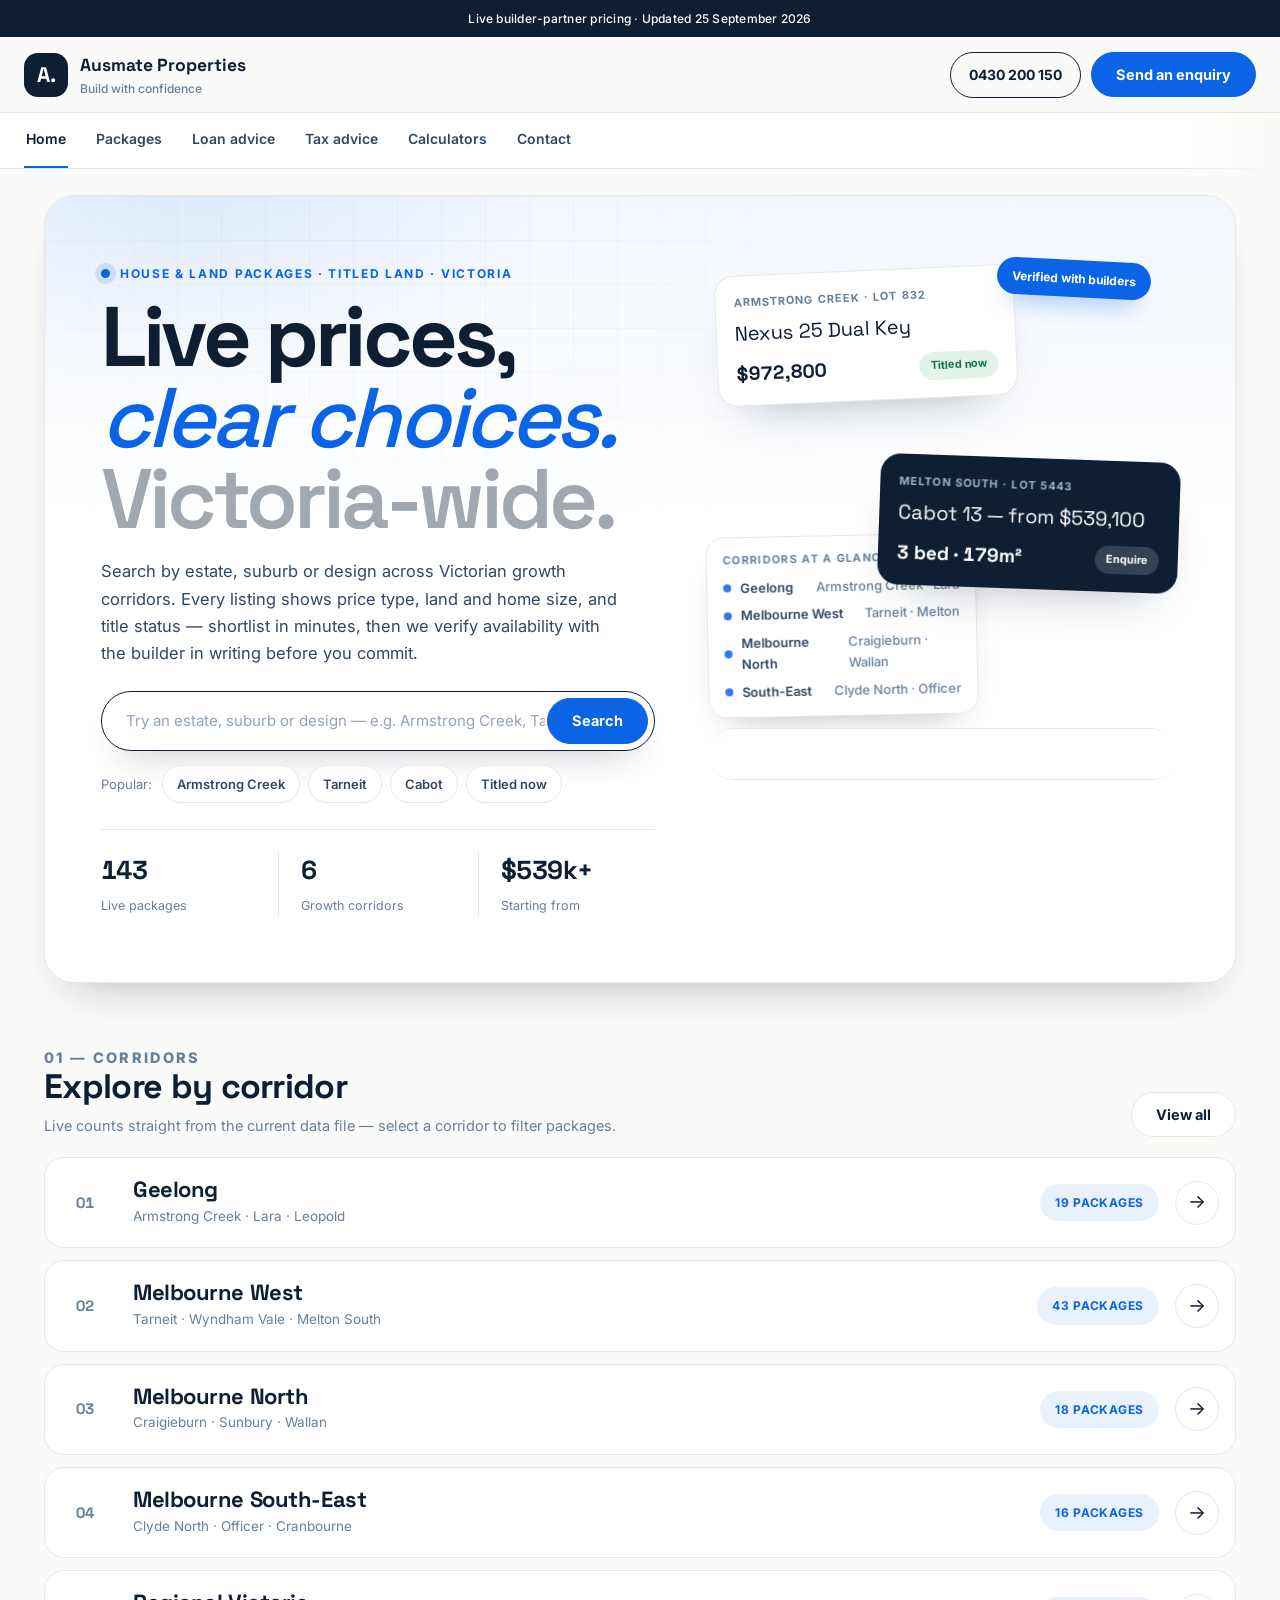
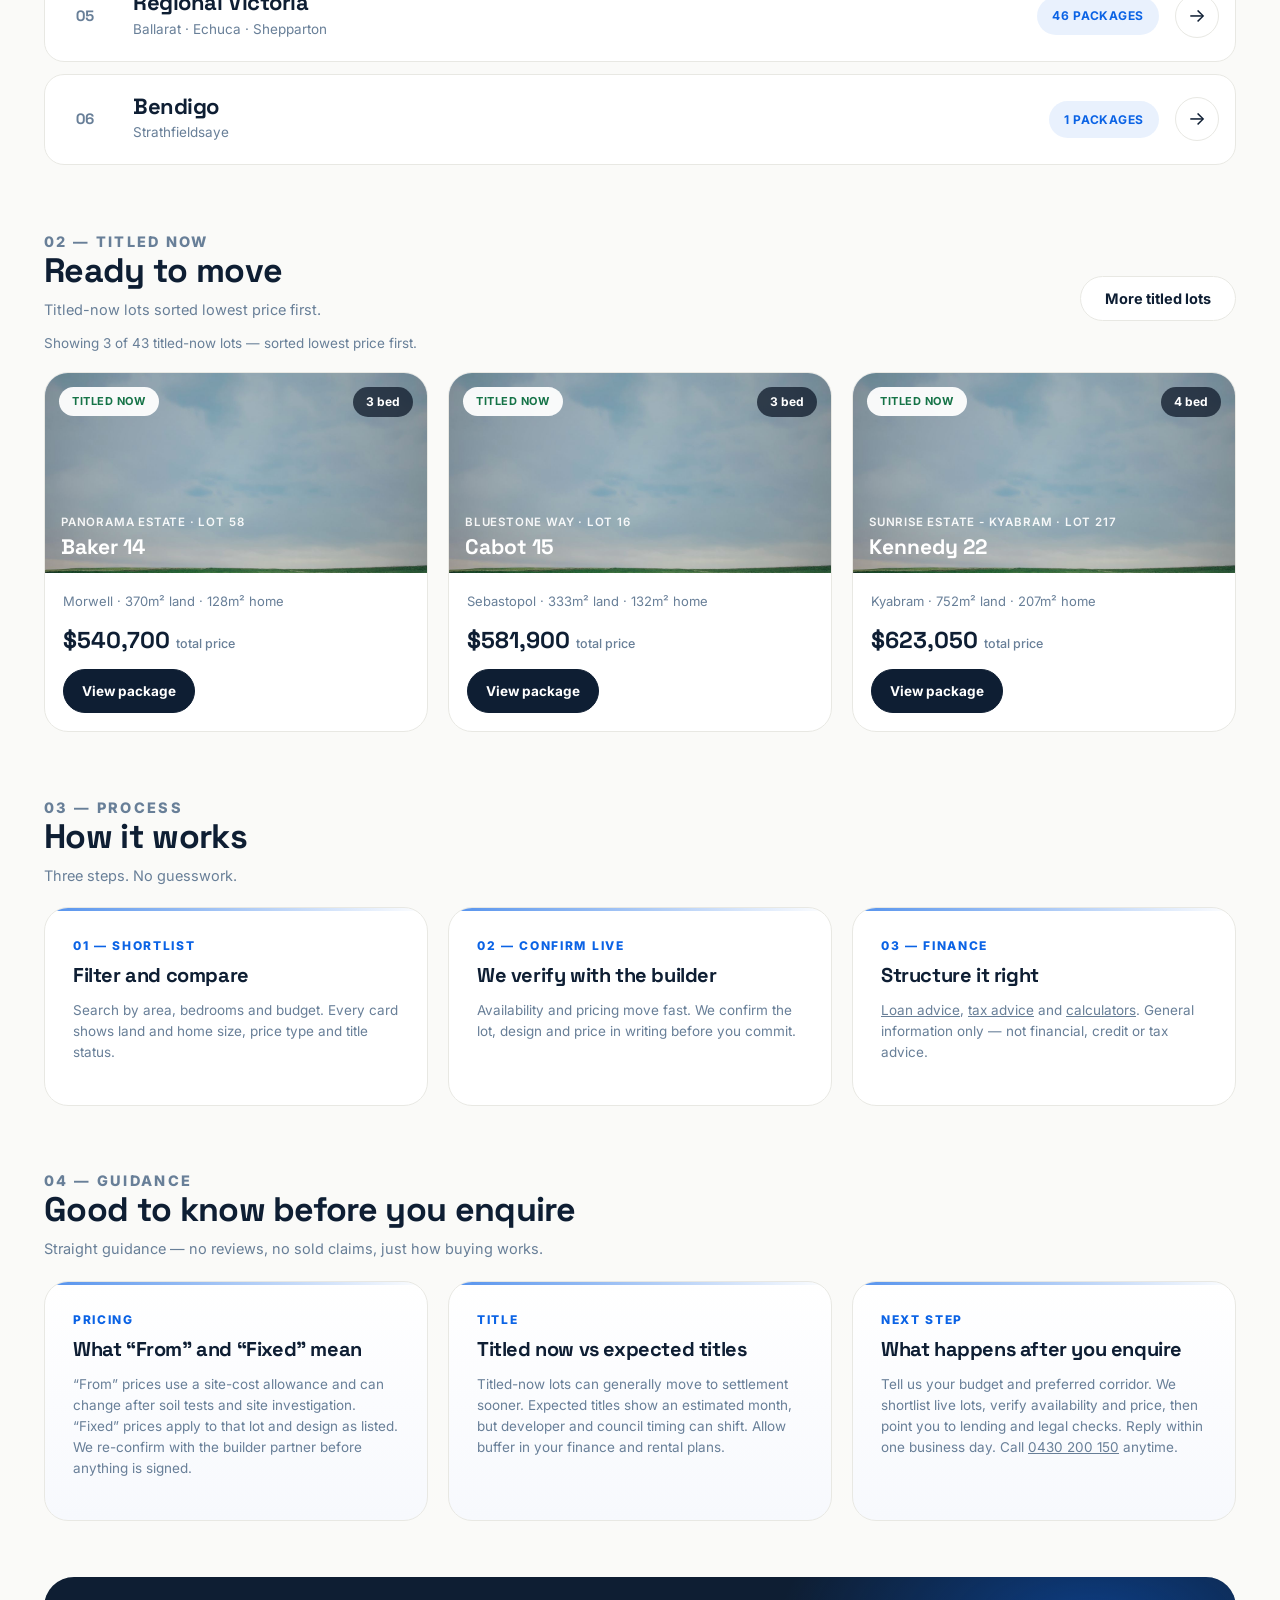
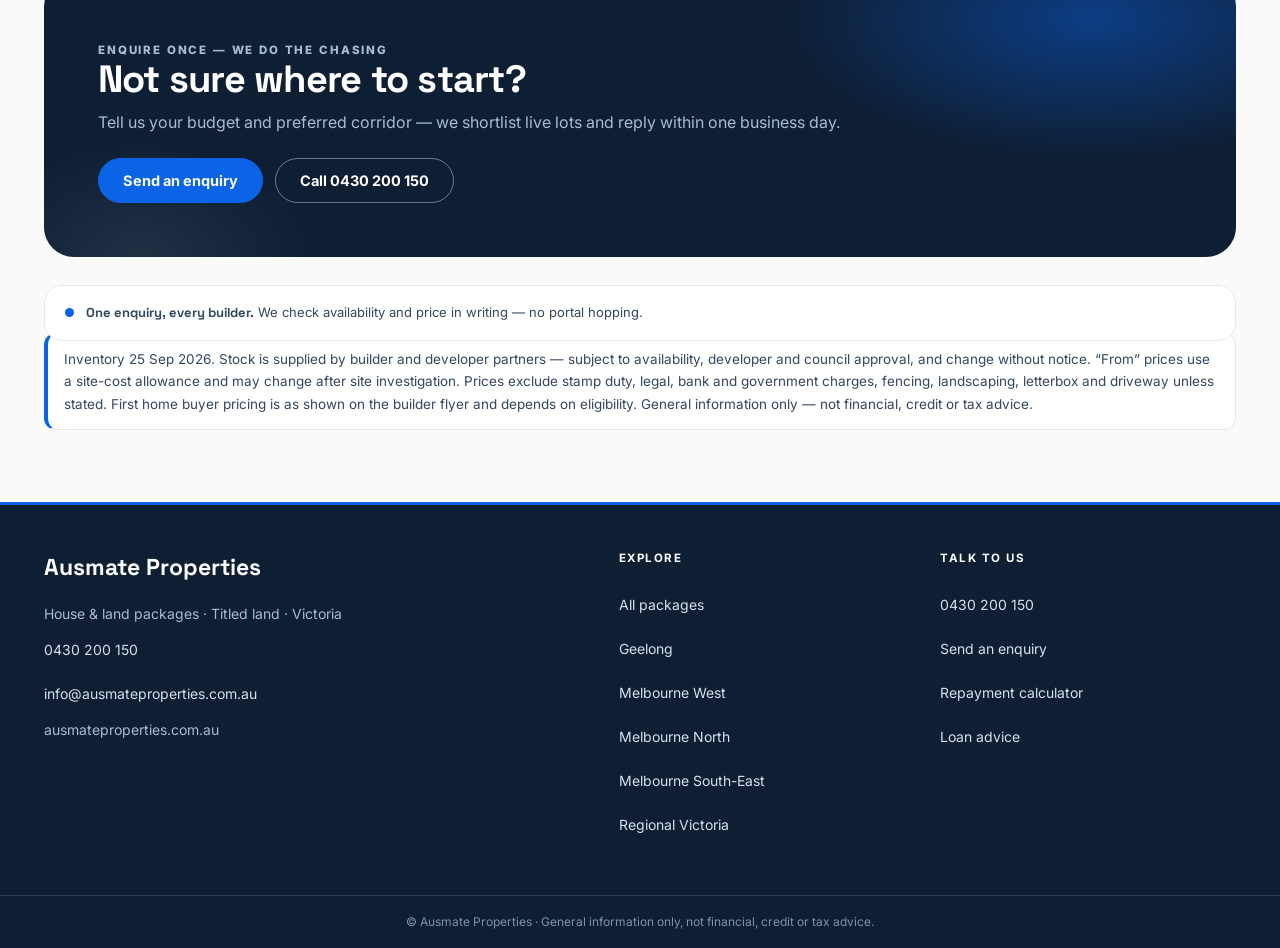
<file: index.html>
<!doctype html><html lang="en"><head><meta charset="utf-8"><meta name="viewport" content="width=device-width,initial-scale=1">
<title>Ausmate Properties — House & Land Packages in Victoria | Live Prices & Titled Lots</title>
<meta name="description" content="Compare live house & land packages and titled land across Geelong, Melbourne West, North, South-East and regional Victoria. Real builder-partner pricing, title status and easy enquiry."><link rel="stylesheet" href="css/styles.css"><link rel="stylesheet" href="css/home.css"></head><body>
<div class="topline">Live builder-partner pricing · Updated 25 September 2026</div>
<div class="topbar"><a class="brand" href="index.html" style="text-decoration:none"><div class="logo">A.</div><div><b>Ausmate Properties</b><small>Build with confidence</small></div></a>
<div class="top-actions"><a class="phone" href="tel:0430200150">0430 200 150</a><a class="btn" href="contact.html">Send an enquiry</a></div></div>
<nav class="main"><a class="active" href="index.html">Home</a><a href="packages.html">Packages</a><a href="loan-advice.html">Loan advice</a><a href="tax-advice.html">Tax advice</a><a href="calculators.html">Calculators</a><a href="contact.html">Contact</a></nav>
<div class="wrap">
<header class="home-hero rv"><div class="home-hero-grid">
<div class="home-hero-copy">
<p class="home-kicker"><span class="home-kicker-dot"></span>House &amp; land packages · Titled land · Victoria</p>
<h1 class="home-display">Live prices,<br><em>clear choices.</em><br><span class="home-display-muted">Victoria-wide.</span></h1>
<p class="home-lead">Search by estate, suburb or design across Victorian growth corridors. Every listing shows price type, land and home size, and title status — shortlist in minutes, then we verify availability with the builder in writing before you commit.</p>
<form class="home-search" id="hs" action="packages.html" method="get"><label for="hs-q" style="position:absolute;left:-9999px;width:1px;height:1px;overflow:hidden">Search packages by estate, suburb or design</label><input name="q" id="hs-q" placeholder="Try an estate, suburb or design — e.g. Armstrong Creek, Tarneit, Cabot 15" autocomplete="off"><button class="btn" type="submit">Search</button></form>
<div class="home-chips"><span class="home-chips-label">Popular:</span><a class="home-chip" href="packages.html?q=Armstrong%20Creek">Armstrong Creek</a><a class="home-chip" href="packages.html?q=Tarneit">Tarneit</a><a class="home-chip" href="packages.html?q=Cabot">Cabot</a><a class="home-chip" href="packages.html?q=Titled%20now">Titled now</a></div>
<div class="home-stats"><div><b id="st-total">143</b><span>Live packages</span></div><div><b id="st-areas">6</b><span>Growth corridors</span></div><div><b id="st-from">$539k+</b><span>Starting from</span></div></div>
</div>
<div class="home-collage">
<span class="home-collage-badge">Verified with builders</span>
<div class="home-collage-card home-collage-card--a"><div class="home-mini-est">Armstrong Creek · Lot 832</div><div class="home-mini-name">Nexus 25 Dual Key</div><div class="home-mini-row"><span class="home-mini-price">$972,800</span><span class="home-mini-tag">Titled now</span></div></div>
<div class="home-collage-card home-collage-card--b"><div class="home-mini-est">Melton South · Lot 5443</div><div class="home-mini-name">Cabot 13 — from $539,100</div><div class="home-mini-row"><span class="home-mini-price">3 bed · 179m²</span><span class="home-mini-tag">Enquire</span></div></div>
<div class="home-mini-list"><h4>Corridors at a glance</h4><ul><li><i></i>Geelong<span>Armstrong Creek · Lara</span></li><li><i></i>Melbourne West<span>Tarneit · Melton</span></li><li><i></i>Melbourne North<span>Craigieburn · Wallan</span></li><li><i></i>South-East<span>Clyde North · Officer</span></li></ul></div>
<div class="home-ticker ticker" aria-hidden="true"><span id="tick"></span></div>
</div>
</div></header>
<section><div class="home-section-head rv"><div><p class="home-eyebrow">01 — Corridors</p><h2>Explore by corridor</h2><p>Live counts straight from the current data file — select a corridor to filter packages.</p></div><a class="btn secondary" href="packages.html">View all</a></div>
<div class="home-area-list rv" id="areas"></div></section>
<section><div class="home-section-head rv"><div><p class="home-eyebrow">02 — Titled now</p><h2>Ready to move</h2><p>Titled-now lots sorted lowest price first.</p></div><a class="btn secondary" href="packages.html?q=Titled%20now">More titled lots</a></div>
<p class="home-feat-note rv" id="feat-count">Live from the data file.</p>
<div class="grid home-feat-grid rv" id="feat"></div></section>
<section><div class="home-section-head rv"><div><p class="home-eyebrow">03 — Process</p><h2>How it works</h2><p>Three steps. No guesswork.</p></div></div>
<div class="steps home-steps rv">
<div class="card home-step"><div class="home-step-num">01 — SHORTLIST</div><h3>Filter and compare</h3><p class="sub">Search by area, bedrooms and budget. Every card shows land and home size, price type and title status.</p></div>
<div class="card home-step"><div class="home-step-num">02 — CONFIRM LIVE</div><h3>We verify with the builder</h3><p class="sub">Availability and pricing move fast. We confirm the lot, design and price in writing before you commit.</p></div>
<div class="card home-step"><div class="home-step-num">03 — FINANCE</div><h3>Structure it right</h3><p class="sub"><a href="loan-advice.html">Loan advice</a>, <a href="tax-advice.html">tax advice</a> and <a href="calculators.html">calculators</a>. General information only — not financial, credit or tax advice.</p></div>
</div></section>
<section><div class="home-section-head rv"><div><p class="home-eyebrow">04 — Guidance</p><h2>Good to know before you enquire</h2><p>Straight guidance — no reviews, no sold claims, just how buying works.</p></div></div>
<div class="steps home-steps home-guide rv">
<div class="card home-step"><div class="home-step-num">PRICING</div><h3>What “From” and “Fixed” mean</h3><p class="sub">“From” prices use a site-cost allowance and can change after soil tests and site investigation. “Fixed” prices apply to that lot and design as listed. We re-confirm with the builder partner before anything is signed.</p></div>
<div class="card home-step"><div class="home-step-num">TITLE</div><h3>Titled now vs expected titles</h3><p class="sub">Titled-now lots can generally move to settlement sooner. Expected titles show an estimated month, but developer and council timing can shift. Allow buffer in your finance and rental plans.</p></div>
<div class="card home-step"><div class="home-step-num">NEXT STEP</div><h3>What happens after you enquire</h3><p class="sub">Tell us your budget and preferred corridor. We shortlist live lots, verify availability and price, then point you to lending and legal checks. Reply within one business day. Call <a href="tel:0430200150">0430 200 150</a> anytime.</p></div>
</div></section>
<div class="cta-band home-cta rv"><div><p class="home-cta-kicker">Enquire once — we do the chasing</p><h2>Not sure where to start?</h2><p>Tell us your budget and preferred corridor — we shortlist live lots and reply within one business day.</p></div><div class="row"><a class="btn" href="contact.html">Send an enquiry</a><a class="btn secondary" style="background:transparent;color:#fff;border-color:rgba(255,255,255,.4)" href="tel:0430200150">Call 0430 200 150</a></div></div>
<div class="home-footer-note rv"><span class="home-footer-dot"></span><span><strong>One enquiry, every builder.</strong> We check availability and price in writing — no portal hopping.</span></div>
<div class="notice">Inventory 25 Sep 2026. Stock is supplied by builder and developer partners — subject to availability, developer and council approval, and change without notice. “From” prices use a site-cost allowance and may change after site investigation. Prices exclude stamp duty, legal, bank and government charges, fencing, landscaping, letterbox and driveway unless stated. First home buyer pricing is as shown on the builder flyer and depends on eligibility. General information only — not financial, credit or tax advice.</div>
</div>
<div class="footer home-footer"><div class="wrap"><div><div class="flogo">Ausmate Properties</div><p style="font-size:14px;line-height:2">House & land packages · Titled land · Victoria<br><a href="tel:0430200150">0430 200 150</a><br><a href="mailto:info@ausmateproperties.com.au">info@ausmateproperties.com.au</a><br>ausmateproperties.com.au</p></div><div><h4>Explore</h4><p><a href="packages.html">All packages</a><br><a href="packages.html?area=Geelong">Geelong</a><br><a href="packages.html?area=Melbourne%20West">Melbourne West</a><br><a href="packages.html?area=Melbourne%20North">Melbourne North</a><br><a href="packages.html?area=Melbourne%20South-East">Melbourne South-East</a><br><a href="packages.html?area=Regional%20Victoria">Regional Victoria</a></p></div><div><h4>Talk to us</h4><p><a href="tel:0430200150">0430 200 150</a><br><a href="contact.html">Send an enquiry</a><br><a href="calculators.html">Repayment calculator</a><br><a href="loan-advice.html">Loan advice</a></p></div></div><div class="copy">© Ausmate Properties · General information only, not financial, credit or tax advice.</div></div>
<script src="js/images.js"></script>
<script src="js/listing-imgs.js"></script>
<script src="js/estate-imgs.js"></script>
<script src="js/packages-geelong.js"></script><script src="js/packages-west.js"></script><script src="js/packages-north-se.js"></script><script src="js/packages-regional.js"></script>
<script>
const P=(window.PACKAGES||[]);
document.getElementById('st-total').textContent=P.length;
const money=n=>'$'+Number(n).toLocaleString('en-AU');
const minP=P.length?Math.min(...P.map(p=>p.price)):0;
const uniqAreas=[...new Set(P.map(p=>p.area))];
const sa=document.getElementById('st-areas');if(sa)sa.textContent=uniqAreas.length;
const sf=document.getElementById('st-from');if(sf&&minP)sf.textContent='$'+Math.floor(minP/1000)+'k+';
document.getElementById('tick').textContent=[...new Set(P.map(p=>p.estate))].join('   ·   ')+'   ·   ';
const areas=[['Geelong','Armstrong Creek · Lara · Leopold'],['Melbourne West','Tarneit · Wyndham Vale · Melton South'],['Melbourne North','Craigieburn · Sunbury · Wallan'],['Melbourne South-East','Clyde North · Officer · Cranbourne'],['Regional Victoria','Ballarat · Echuca · Shepparton'],['Bendigo','Strathfieldsaye']];
document.getElementById('areas').innerHTML=areas.map((a,i)=>{const c=P.filter(p=>p.area===a[0]).length;const n=String(i+1).padStart(2,'0');return `<a class="home-area-row" href="packages.html?area=${encodeURIComponent(a[0])}"><span class="home-area-index">${n}</span><div><h3>${a[0]}</h3><p>${a[1]}</p></div><span class="home-area-count">${c} packages</span><span class="home-area-arrow">→</span></a>`}).join('');
const titledAll=P.filter(p=>/titled now/i.test(p.status));
const feat=titledAll.sort((a,b)=>a.price-b.price).slice(0,3);
const fc=document.getElementById('feat-count');if(fc)fc.textContent=`Showing ${feat.length} of ${titledAll.length} titled-now lots — sorted lowest price first.`;
document.getElementById('feat').innerHTML=feat.map(p=>`<div class="pk"><a class="pk-media" href="package.html?id=${p.id}"><div class="pk-art" style="--ph:linear-gradient(135deg,#dbe7f7,#f4f1e8)" aria-hidden="true"></div>${(window.pkgImg&&window.pkgImg(p))?`<img class="pk-photo" src="${window.pkgImg(p)}" alt="" loading="lazy" onerror="this.remove()">`:''}<span class="pk-status titled">Titled now</span><span class="pk-beds">${p.beds} bed</span><div class="pk-media-btm"><small>${p.estate} · Lot ${p.lot}</small><b>${p.design}</b></div></a><div class="pk-body"><p class="pk-loc">${p.suburb} · ${p.land}m² land${p.home?` · ${p.home}m² home`:''}</p><p class="pk-price">${money(p.price)} <span>${p.priceType}</span></p><div class="pk-actions"><a class="btn small dark" href="package.html?id=${p.id}">View package</a></div></div></div>`).join('');
const io=new IntersectionObserver(es=>es.forEach(e=>{if(e.isIntersecting){e.target.classList.add('in');io.unobserve(e.target);}}),{threshold:.12});
document.querySelectorAll('.rv').forEach(el=>io.observe(el));
</script>
</body></html>
</file>
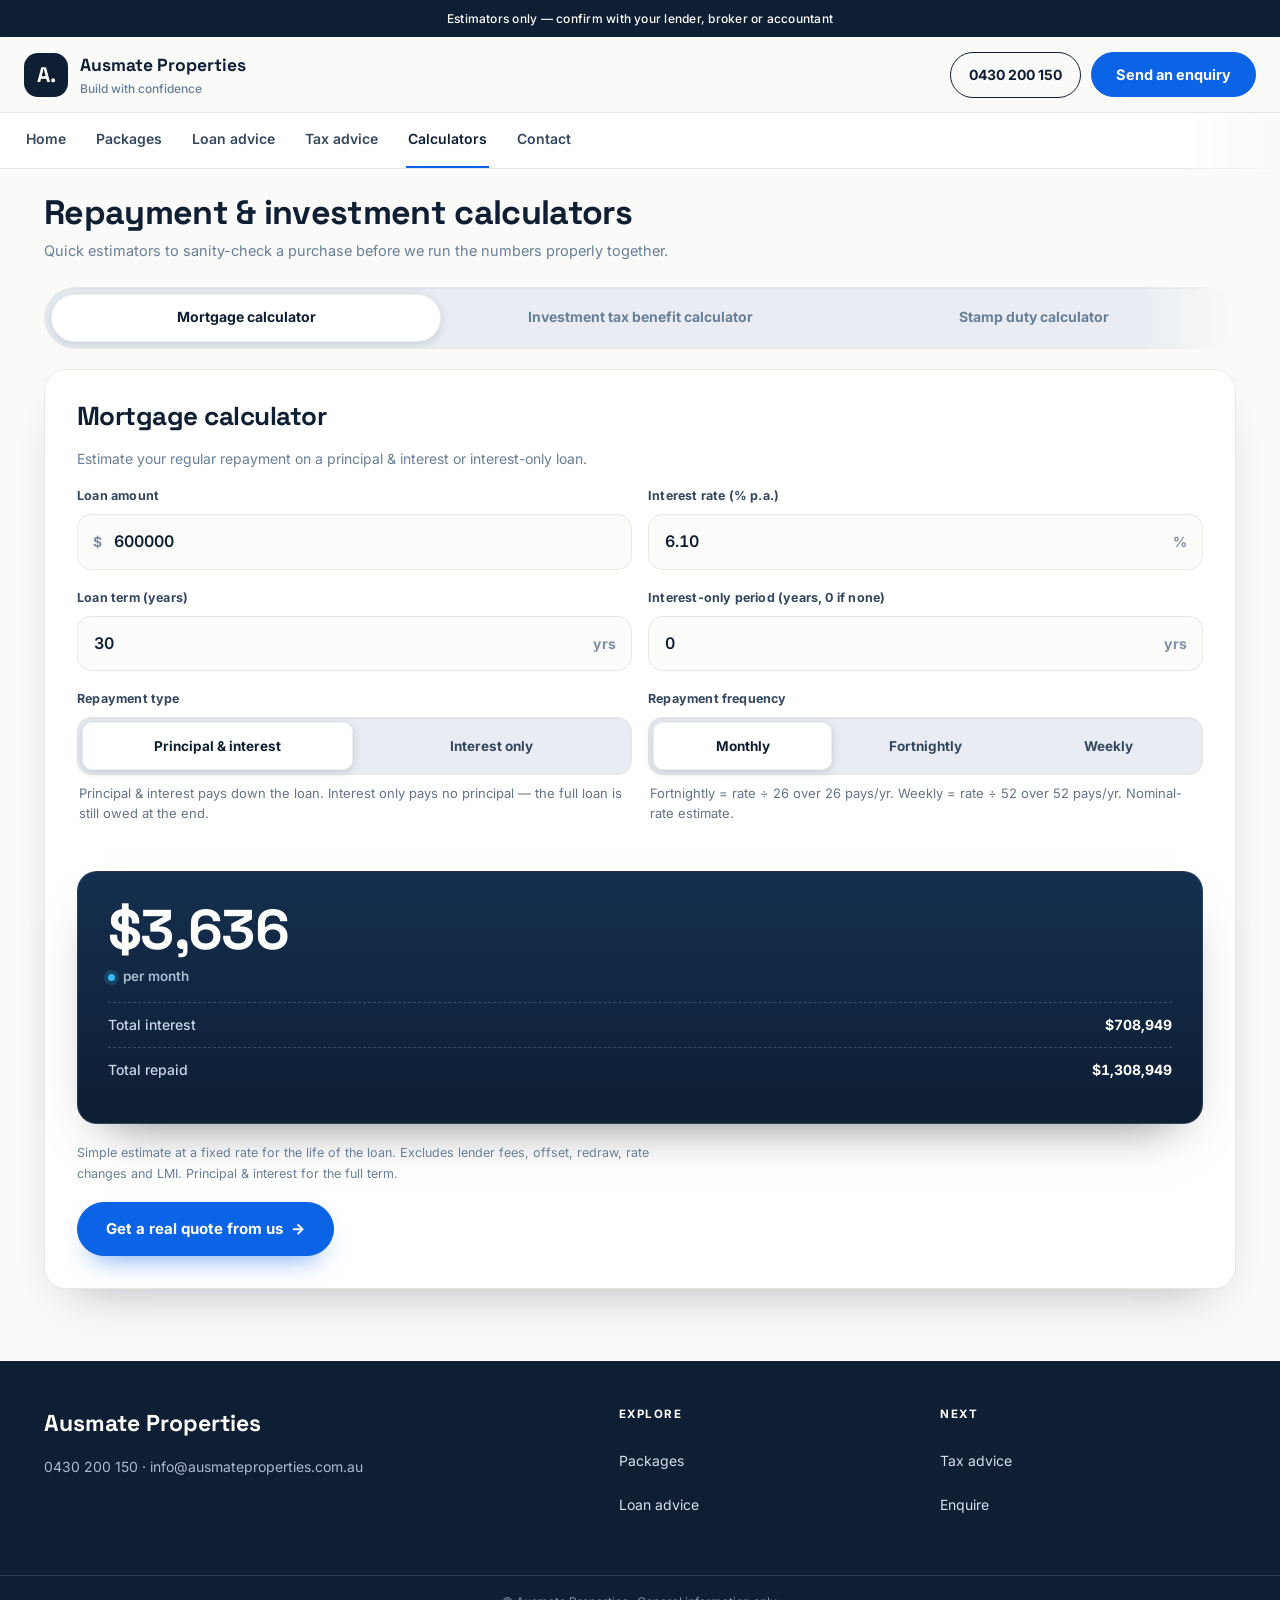
<file: calculators.html>
<!doctype html><html lang="en"><head><meta charset="utf-8"><meta name="viewport" content="width=device-width,initial-scale=1">
<title>Calculators — Ausmate Properties</title>
<meta name="description" content="Mortgage, investment tax benefit and stamp duty estimators for Victorian house and land packages."><link rel="stylesheet" href="css/styles.css">
<link rel="stylesheet" href="css/calcs.css"></head><body>
<div class="topline">Estimators only — confirm with your lender, broker or accountant</div>
<div class="topbar"><a class="brand" href="index.html" style="text-decoration:none"><div class="logo">A.</div><div><b>Ausmate Properties</b><small>Build with confidence</small></div></a><div class="top-actions"><a class="phone" href="tel:0430200150">0430 200 150</a><a class="btn" href="contact.html">Send an enquiry</a></div></div>
<nav class="main"><a href="index.html">Home</a><a href="packages.html">Packages</a><a href="loan-advice.html">Loan advice</a><a href="tax-advice.html">Tax advice</a><a class="active" href="calculators.html">Calculators</a><a href="contact.html">Contact</a></nav>
<div class="wrap">
<div class="sec-head" style="margin-top:26px"><div><h2>Repayment & investment calculators</h2><p>Quick estimators to sanity-check a purchase before we run the numbers properly together.</p></div></div>
<div class="tabs"><a href="#mortgage" data-tab="mortgage">Mortgage calculator</a><a href="#investment" data-tab="investment">Investment tax benefit calculator</a><a href="#stampduty" data-tab="stampduty">Stamp duty calculator</a></div>
<!-- MORTGAGE -->
<section class="panel" id="panel-m"><div class="calc">
<h3>Mortgage calculator</h3><p class="sub">Estimate your regular repayment on a principal & interest or interest-only loan.</p>
<div class="fgrid" style="margin-top:16px">
<label class="field field--money">Loan amount<span class="control"><span class="adorn adorn--left" aria-hidden="true">$</span><input id="m-amt" type="text" inputmode="decimal" placeholder="600,000" value="600000" min="0"></span></label>
<label class="field field--pct">Interest rate (% p.a.)<span class="control"><input id="m-rate" type="text" inputmode="decimal" placeholder="6.10" value="6.10" min="0"><span class="adorn adorn--right" aria-hidden="true">%</span></span></label>
<label class="field field--yrs">Loan term (years)<span class="control"><input id="m-term" type="text" inputmode="numeric" placeholder="30" value="30" min="1" max="40"><span class="adorn adorn--right" aria-hidden="true">yrs</span></span></label>
<label class="field field--yrs">Interest-only period (years, 0 if none)<span class="control"><input id="m-io" type="text" inputmode="decimal" placeholder="0" value="0" min="0" max="15"><span class="adorn adorn--right" aria-hidden="true">yrs</span></span></label>
<div><label>Repayment type</label><div class="seg" id="m-type" role="group" aria-label="Repayment type"><button data-v="pi" class="on" aria-pressed="true">Principal &amp; interest</button><button data-v="io" aria-pressed="false">Interest only</button></div><p class="micro">Principal &amp; interest pays down the loan. Interest only pays no principal — the full loan is still owed at the end.</p></div>
<div><label>Repayment frequency</label><div class="seg" id="m-freq" role="group" aria-label="Repayment frequency"><button data-v="m" class="on" aria-pressed="true">Monthly</button><button data-v="f" aria-pressed="false">Fortnightly</button><button data-v="w" aria-pressed="false">Weekly</button></div><p class="micro">Fortnightly = rate ÷ 26 over 26 pays/yr. Weekly = rate ÷ 52 over 52 pays/yr. Nominal-rate estimate.</p></div>
</div>
<small class="verr" id="m-err" role="alert"></small>
<div class="out"><div class="big" id="m-pay">$0</div><div class="sub" style="color:#a9bcd2" id="m-per">per month</div>
<div class="rows"><div class="r"><span id="m-tint-l">Total interest</span><span id="m-tint">$0</span></div>
<div class="r" id="m-trep-row"><span>Total repaid</span><span id="m-trep">$0</span></div></div></div>
<p class="fine">Simple estimate at a fixed rate for the life of the loan. Excludes lender fees, offset, redraw, rate changes and LMI. <span id="m-note"></span></p>
<p><a class="btn" id="m-cta" href="contact.html">Get a real quote from us</a></p>
</div></section>
<!-- INVESTMENT -->
<section class="panel" id="panel-i"><div class="calc">
<h3>Investment property tax benefit calculator</h3><p class="sub">A rough estimate of a rental property's cashflow and tax effect. General information only — not tax or financial advice for your situation.</p>
<div class="fgrid" style="margin-top:16px">
<label class="field field--money">Property value (land + build)<span class="control"><span class="adorn adorn--left" aria-hidden="true">$</span><input id="i-prop" type="text" inputmode="decimal" placeholder="750,000" value="750000" min="0"></span></label>
<label class="field field--money">Build cost only (for depreciation)<span class="control"><span class="adorn adorn--left" aria-hidden="true">$</span><input id="i-build" type="text" inputmode="decimal" placeholder="380,000" value="380000" min="0"></span></label>
<label class="field field--money">Loan amount<span class="control"><span class="adorn adorn--left" aria-hidden="true">$</span><input id="i-loan" type="text" inputmode="decimal" placeholder="712,500" value="712500" min="0"></span></label>
<label class="field field--pct">Interest rate (% p.a., interest-only)<span class="control"><input id="i-rate" type="text" inputmode="decimal" placeholder="6.30" value="6.30" min="0"><span class="adorn adorn--right" aria-hidden="true">%</span></span></label>
<label class="field field--money-wk">Rent ($ per week)<span class="control"><span class="adorn adorn--left" aria-hidden="true">$</span><input id="i-rent" type="text" inputmode="decimal" placeholder="480" value="480" min="0"><span class="adorn adorn--right" aria-hidden="true">/wk</span></span></label>
<label class="field field--wks">Vacancy allowance (weeks per year)<span class="control"><input id="i-vac" type="text" inputmode="decimal" placeholder="2" value="2" min="0" max="52"><span class="adorn adorn--right" aria-hidden="true">wks</span></span></label>
<label class="field field--pct">Property management (% of rent)<span class="control"><input id="i-mgmt" type="text" inputmode="decimal" placeholder="7" value="7" min="0"><span class="adorn adorn--right" aria-hidden="true">%</span></span></label>
<label class="field field--money-pa">Rates, insurance, maintenance & other costs ($ p.a.)<span class="control"><span class="adorn adorn--left" aria-hidden="true">$</span><input id="i-other" type="text" inputmode="decimal" placeholder="4,200" value="4200" min="0"></span></label>
<label class="field field--money-pa">Estimated depreciation ($ p.a., Div 40 + Div 43)<span class="control"><span class="adorn adorn--left" aria-hidden="true">$</span><input id="i-dep" type="text" inputmode="decimal" placeholder="11,500" value="11500" min="0"></span></label>
<label class="field field--money-pa">Your taxable income before this property ($ p.a.)<span class="control"><span class="adorn adorn--left" aria-hidden="true">$</span><input id="i-inc" type="text" inputmode="decimal" placeholder="110,000" value="110000" min="0"></span></label>
</div>
<small class="verr" id="i-err" role="alert"></small>
<div class="out"><div class="big neg" id="i-week">$0</div><div class="sub" style="color:#a9bcd2" id="i-sub">estimated after-tax cost/benefit per week</div><div class="ibars" id="i-bars" aria-hidden="true"></div><div class="rows" id="i-rows"></div></div>
<p class="fine">Uses 2026-27 Australian resident individual tax rates plus the 2% Medicare levy to estimate your marginal rate, and assumes the loan is interest-only for this estimate. Ignores stamp duty, borrowing costs, capital gains, land tax, the Medicare levy surcharge, and any other income or deductions you have. Depreciation should come from a quantity surveyor's schedule for the actual property. Speak with your accountant before deciding — we can help arrange that.</p>
<p><a class="btn" id="i-cta" href="contact.html">Talk to us about this property</a></p>
</div></section>
<!-- STAMP DUTY -->
<section class="panel" id="panel-s"><div class="calc">
<h3>Stamp duty calculator — all states & territories</h3><p class="sub">Standard transfer duty plus registration fees, anywhere in Australia. General rate schedule only — no first-home, foreign or off-the-plan concessions applied.</p>
<div class="fgrid" style="margin-top:16px">
<label class="field">State / territory<span class="control control--select"><select id="s-state"></select></span></label>
<label class="field field--money">Property price (dutiable value)<span class="control"><span class="adorn adorn--left" aria-hidden="true">$</span><input id="s-price" type="text" inputmode="decimal" placeholder="700,000" value="700000" min="0"></span></label>
<div><label>Buying to</label><div class="seg" id="s-use" role="group" aria-label="Buying purpose"><button data-v="live" class="on" aria-pressed="true">Live in</button><button data-v="invest" aria-pressed="false">Invest</button></div><p class="micro">Purpose doesn't change this general-rate estimate — it helps us check concessions for you. Foreign surcharges excluded.</p></div>
<div><label>&nbsp;</label><a class="btn secondary" id="s-cta" style="width:100%;text-align:center" href="contact.html">Check my exact duty</a></div>
</div>
<div class="out"><div class="big" id="s-total">$0</div><div class="sub" style="color:#a9bcd2" id="s-sub">estimated upfront government cost</div>
<div class="rows"><div class="r"><span>Property price</span><span id="s-price2">$0</span></div>
<div class="r"><span>Stamp duty</span><span id="s-duty">$0</span></div>
<div class="r"><span>Transfer registration fee</span><span id="s-tfee">$0</span></div>
<div class="r"><span>Mortgage registration fee</span><span id="s-mfee">$0</span></div>
<div class="r"><span>Effective duty rate (duty ÷ price, excl. fees)</span><span id="s-eff">0%</span></div>
<div class="r"><span>First Home Owner Grant</span><span id="s-fhog">$0</span></div></div></div>
<small class="verr" id="s-err" role="alert"></small>
<p class="fine" id="s-fnote"></p>
<p class="fine">General rate schedules only — 2026-27 rates and current published First Home Owner Grant amounts. Excludes first-home stamp duty exemptions/concessions (only the cash grant is shown), foreign purchaser surcharges, off-the-plan concessions and vacant-land thresholds. Registration fees are indicative. Ask us to check what you'd actually pay, including any duty concession you may qualify for.</p>
</div></section>
</div>
<div class="footer"><div class="wrap"><div><div class="flogo">Ausmate Properties</div><p style="font-size:14px">0430 200 150 · info@ausmateproperties.com.au</p></div><div><h4>Explore</h4><p><a href="packages.html">Packages</a><br><a href="loan-advice.html">Loan advice</a></p></div><div><h4>Next</h4><p><a href="tax-advice.html">Tax advice</a><br><a href="contact.html">Enquire</a></p></div></div><div class="copy">© Ausmate Properties · General information only.</div></div>
<script src="js/duty.js"></script><script src="js/calcs.js"></script>
</body></html>
</file>
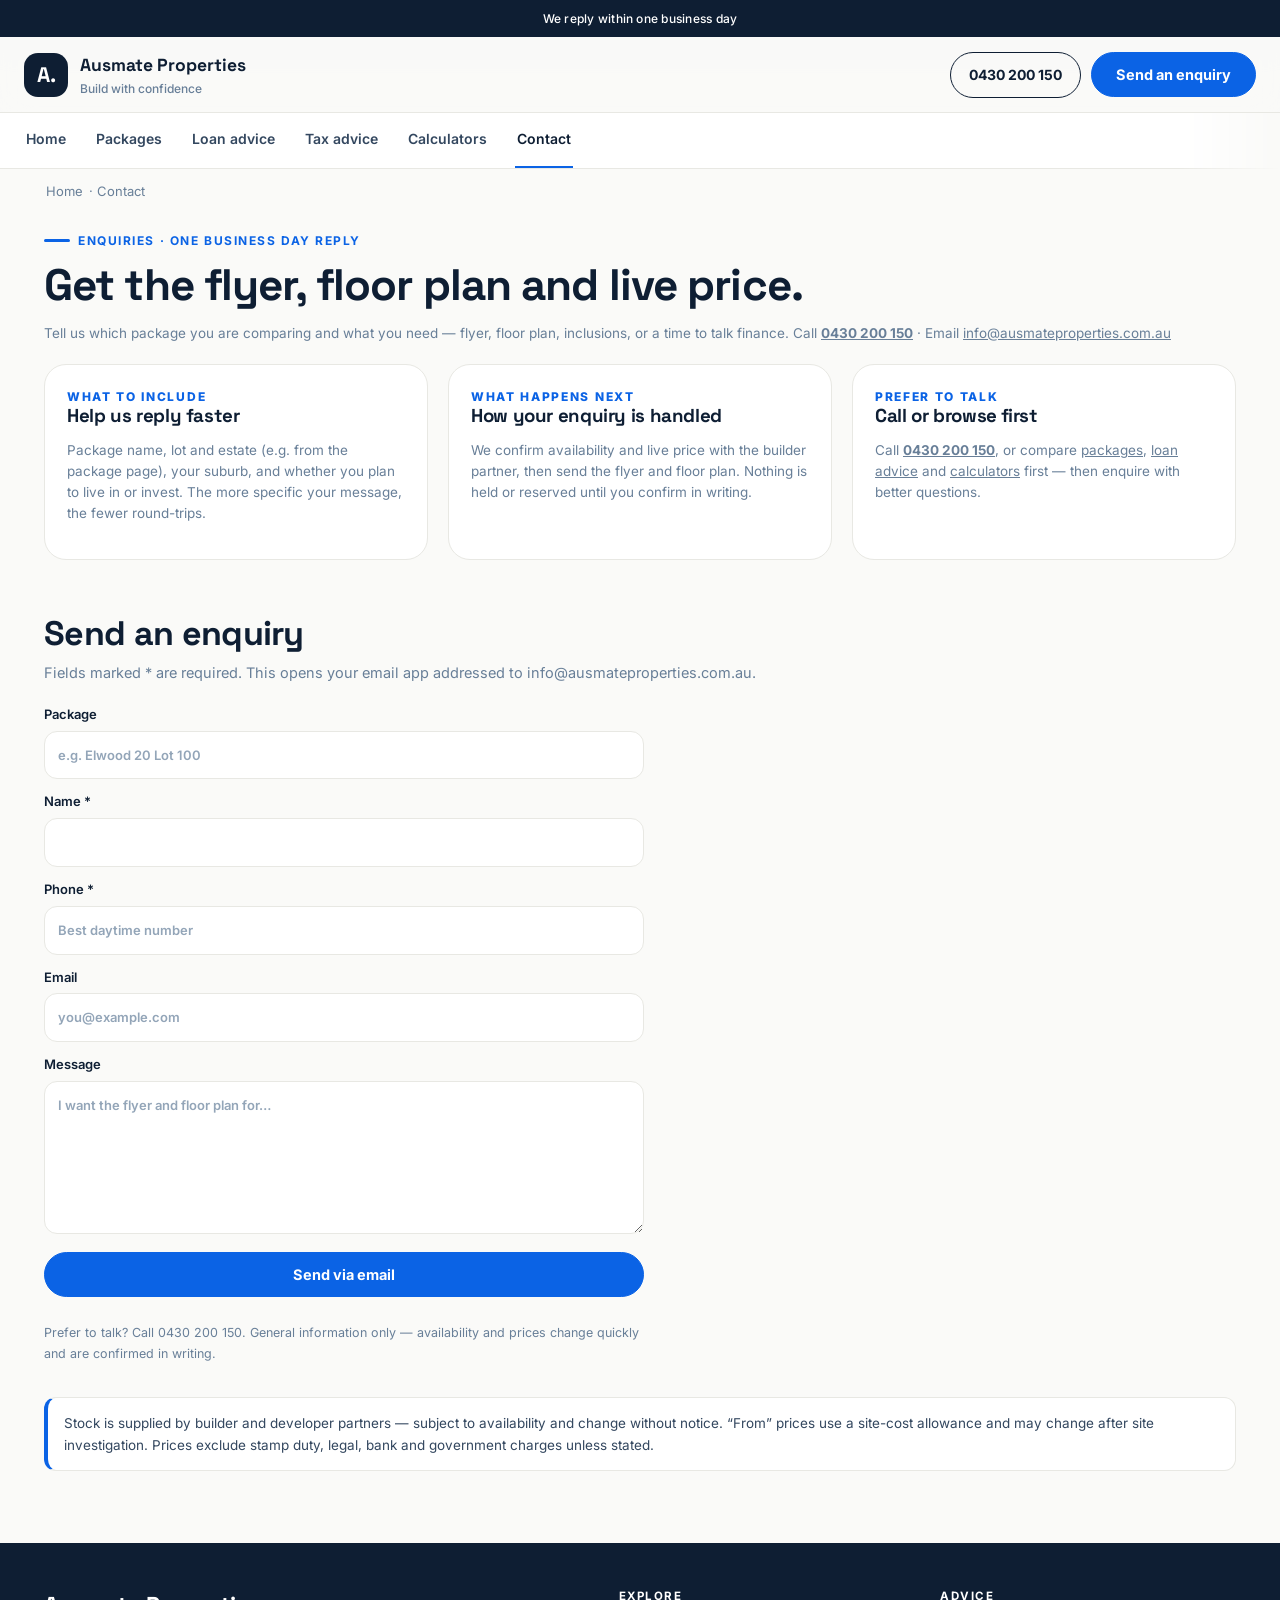
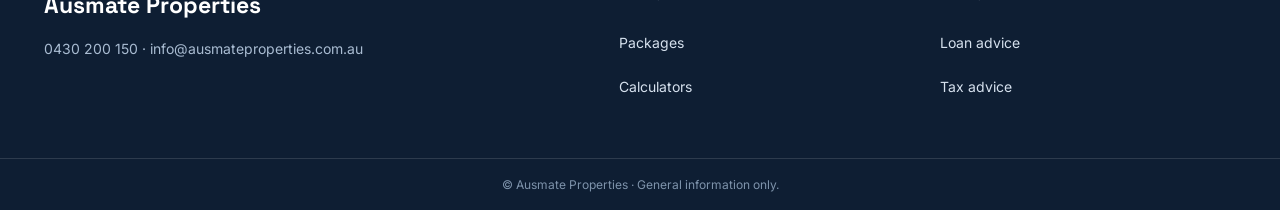
<file: contact.html>
<!doctype html><html lang="en"><head><meta charset="utf-8"><meta name="viewport" content="width=device-width,initial-scale=1">
<title>Contact — Ausmate Properties</title>
<meta name="description" content="Enquire about a house and land package: request the flyer, floor plan, live price and inclusions. Call 0430 200 150."><link rel="stylesheet" href="css/styles.css"></head><body>
<div class="topline">We reply within one business day</div>
<div class="topbar"><a class="brand" href="index.html" style="text-decoration:none"><div class="logo">A.</div><div><b>Ausmate Properties</b><small>Build with confidence</small></div></a><div class="top-actions"><a class="phone" href="tel:0430200150">0430 200 150</a><a class="btn" href="contact.html">Send an enquiry</a></div></div>
<nav class="main"><a href="index.html">Home</a><a href="packages.html">Packages</a><a href="loan-advice.html">Loan advice</a><a href="tax-advice.html">Tax advice</a><a href="calculators.html">Calculators</a><a class="active" href="contact.html">Contact</a></nav>
<div class="wrap"><p class="crumb"><a href="index.html">Home</a> · Contact</p><span class="eyebrow">Enquiries · One business day reply</span><h1 style="font-size:clamp(30px,4vw,44px);margin-top:12px">Get the flyer, floor plan and live price.</h1><p class="sub">Tell us which package you are comparing and what you need — flyer, floor plan, inclusions, or a time to talk finance. Call <a href="tel:0430200150"><b>0430 200 150</b></a> · Email <a href="mailto:info@ausmateproperties.com.au">info@ausmateproperties.com.au</a></p>
<div class="grid" style="margin-top:20px"><div class="card"><div class="step-num">WHAT TO INCLUDE</div><h3>Help us reply faster</h3><p class="sub">Package name, lot and estate (e.g. from the package page), your suburb, and whether you plan to live in or invest. The more specific your message, the fewer round-trips.</p></div><div class="card"><div class="step-num">WHAT HAPPENS NEXT</div><h3>How your enquiry is handled</h3><p class="sub">We confirm availability and live price with the builder partner, then send the flyer and floor plan. Nothing is held or reserved until you confirm in writing.</p></div><div class="card"><div class="step-num">PREFER TO TALK</div><h3>Call or browse first</h3><p class="sub">Call <a href="tel:0430200150"><b>0430 200 150</b></a>, or compare <a href="packages.html">packages</a>, <a href="loan-advice.html">loan advice</a> and <a href="calculators.html">calculators</a> first — then enquire with better questions.</p></div></div>
<div class="sec-head"><div><h2>Send an enquiry</h2><p>Fields marked * are required. This opens your email app addressed to info@ausmateproperties.com.au.</p></div></div>
<form class="enq" id="f" style="margin-top:4px" novalidate><p class="notice" id="c-err" hidden></p><label>Package<input id="c-pkg" name="package" placeholder="e.g. Elwood 20 Lot 100" autocomplete="off" maxlength="200"></label><label>Name *<input id="c-name" required name="name" autocomplete="name" maxlength="100" aria-describedby="c-err"></label><label>Phone *<input id="c-phone" required name="phone" autocomplete="tel" inputmode="tel" placeholder="Best daytime number" maxlength="30" aria-describedby="c-err"></label><label>Email<input id="c-email" type="email" name="email" autocomplete="email" placeholder="you@example.com" maxlength="254" aria-describedby="c-err"></label><label>Message<textarea id="c-msg" rows="6" name="message" maxlength="2000" placeholder="I want the flyer and floor plan for…"></textarea></label><button class="btn" type="submit">Send via email</button><p class="fine">Prefer to talk? Call 0430 200 150. General information only — availability and prices change quickly and are confirmed in writing.</p></form>
<div class="notice">Stock is supplied by builder and developer partners — subject to availability and change without notice. “From” prices use a site-cost allowance and may change after site investigation. Prices exclude stamp duty, legal, bank and government charges unless stated.</div></div>
<div class="footer"><div class="wrap"><div><div class="flogo">Ausmate Properties</div><p style="font-size:14px">0430 200 150 · info@ausmateproperties.com.au</p></div><div><h4>Explore</h4><p><a href="packages.html">Packages</a><br><a href="calculators.html">Calculators</a></p></div><div><h4>Advice</h4><p><a href="loan-advice.html">Loan advice</a><br><a href="tax-advice.html">Tax advice</a></p></div></div><div class="copy">© Ausmate Properties · General information only.</div></div>
<script>(function(){var q=new URLSearchParams(location.search);
function set(id,val){var el=document.getElementById(id);if(!el||val==null)return;val=String(val).trim();if(!val||el.value)return;el.value=val.slice(0,2000);}
var pkg=q.get("package"),msg=q.get("message");
set("c-pkg",pkg);
if(msg){set("c-msg",msg);}
else if(pkg){var m=document.getElementById("c-msg");if(m&&!m.value)m.value="Please send me the flyer and floor plan for "+String(pkg).trim().slice(0,200)+" — is the price still live?";}
var form=document.getElementById("f");if(!form)return;
form.addEventListener("submit",function(e){e.preventDefault();
var err=document.getElementById("c-err");
var name=document.getElementById("c-name"),phone=document.getElementById("c-phone"),email=document.getElementById("c-email");
var problems=[];
var nv=name?String(name.value).trim():"";
var pv=phone?String(phone.value).trim():"";
var ev=email?String(email.value).trim():"";
if(!nv)problems.push("your name");
if(!pv)problems.push("a daytime phone number");
else if(pv.replace(/\D/g,"").length<6)problems.push("a valid phone number (at least 6 digits)");
if(ev&&!/^[^\s@]+@[^\s@]+\.[^\s@]+$/.test(ev))problems.push("a valid email address (or leave email blank)");
if(problems.length){if(err){err.hidden=false;err.textContent="Please add "+problems.join(", ")+".";err.setAttribute("tabindex","-1");err.focus();}
if(!nv&&name){name.focus();}else if((!pv||pv.replace(/\D/g,"").length<6)&&phone){phone.focus();}else if(email){email.focus();}
return;}
if(err){err.hidden=true;err.textContent="";}
var d=new FormData(form);
function g(k){var v=d.get(k);return v==null?"":String(v).trim();}
var lines=["Package: "+(g("package")||"—"),"Name: "+g("name"),"Phone: "+g("phone"),"Email: "+(g("email")||"—"),"Message: "+(g("message")||"—")];
location.href="mailto:info@ausmateproperties.com.au?subject="+encodeURIComponent("Enquiry — "+(g("package")||g("name")||"Ausmate Properties"))+"&body="+encodeURIComponent(lines.join("\n"));});})();</script>
</body></html>
</file>
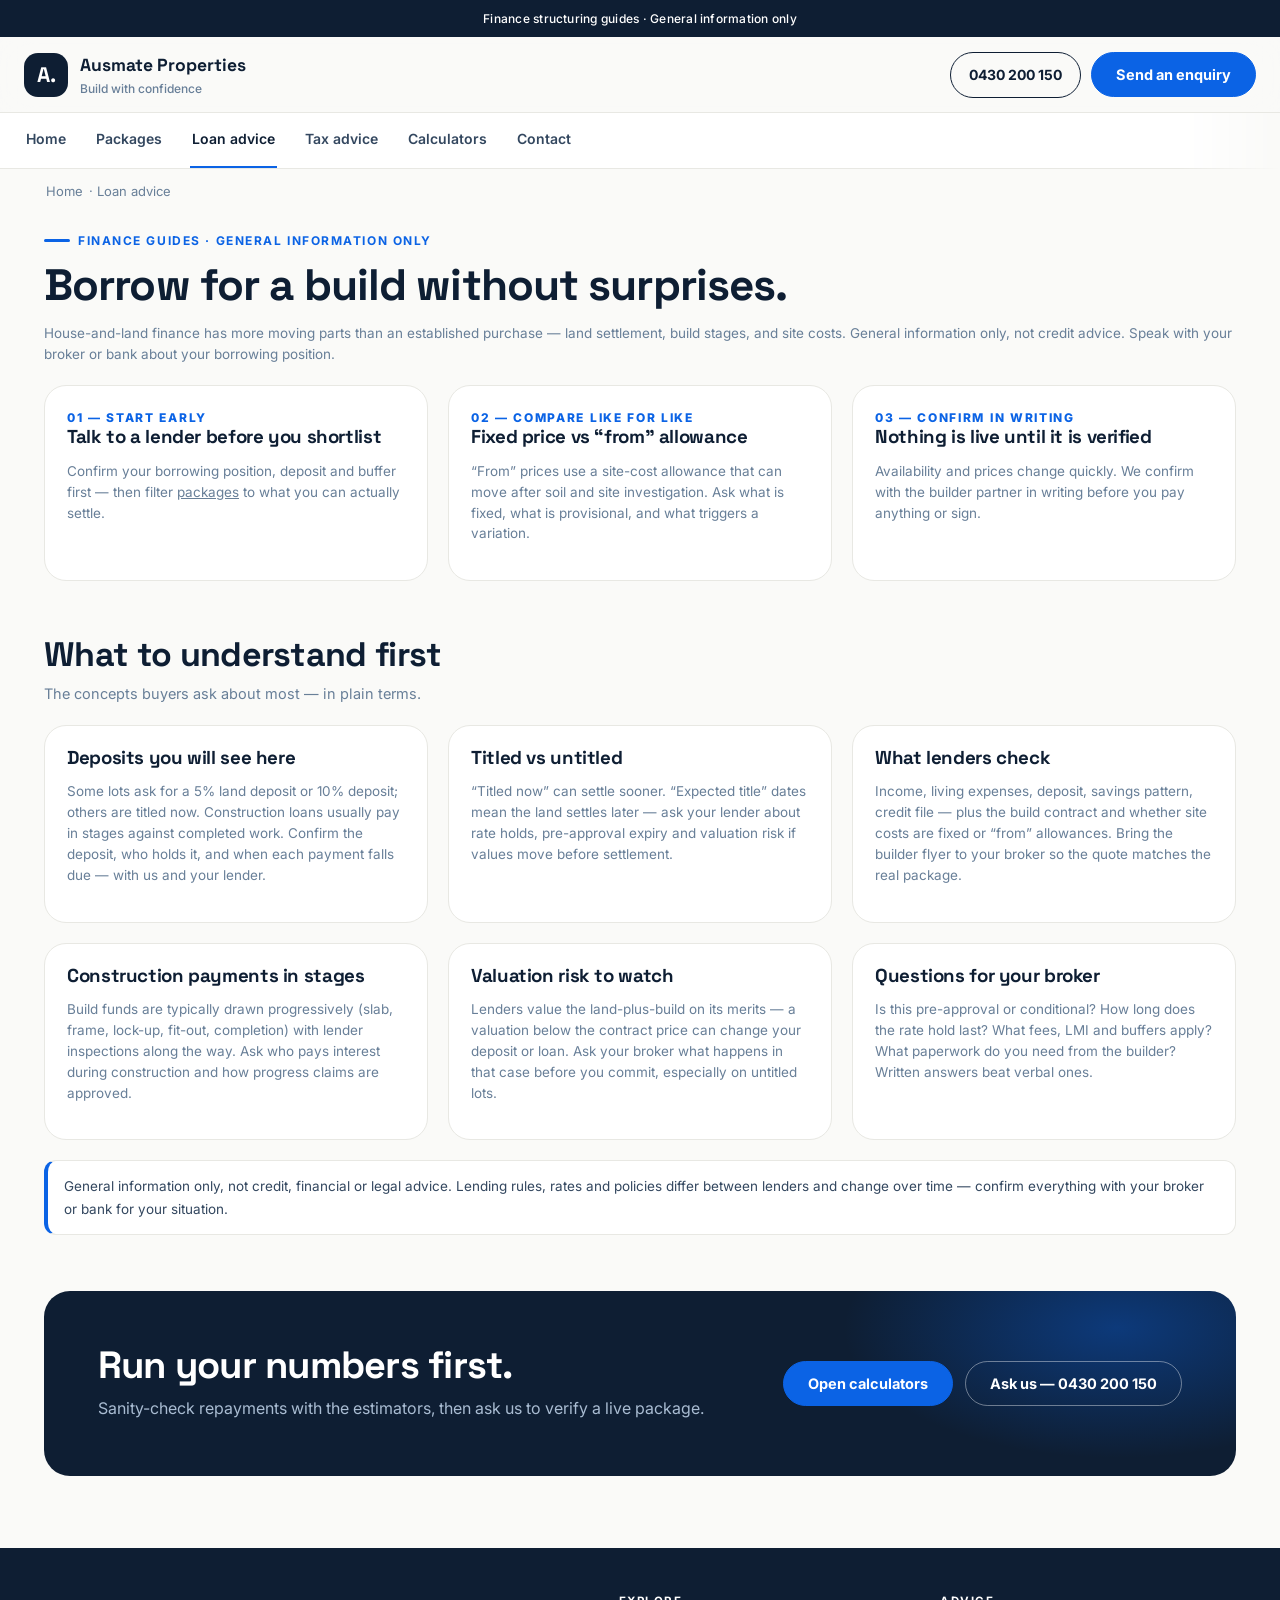
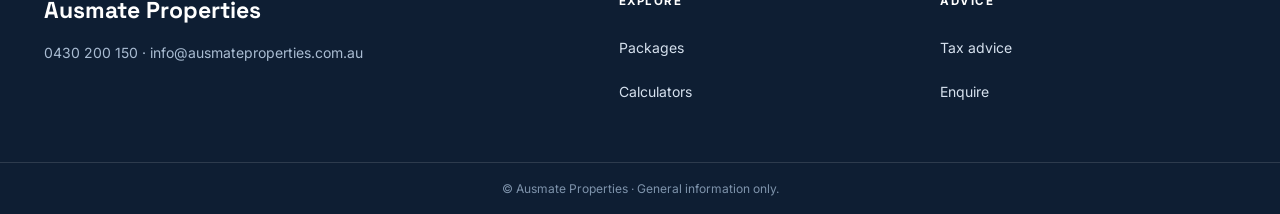
<file: loan-advice.html>
<!doctype html><html lang="en"><head><meta charset="utf-8"><meta name="viewport" content="width=device-width,initial-scale=1">
<title>Loan advice — Ausmate Properties</title>
<meta name="description" content="General information on financing a house and land package: deposits, titled vs untitled lots, construction loans and what lenders check."><link rel="stylesheet" href="css/styles.css"></head><body>
<div class="topline">Finance structuring guides · General information only</div>
<div class="topbar"><a class="brand" href="index.html" style="text-decoration:none"><div class="logo">A.</div><div><b>Ausmate Properties</b><small>Build with confidence</small></div></a><div class="top-actions"><a class="phone" href="tel:0430200150">0430 200 150</a><a class="btn" href="contact.html">Send an enquiry</a></div></div>
<nav class="main"><a href="index.html">Home</a><a href="packages.html">Packages</a><a class="active" href="loan-advice.html">Loan advice</a><a href="tax-advice.html">Tax advice</a><a href="calculators.html">Calculators</a><a href="contact.html">Contact</a></nav>
<div class="wrap"><p class="crumb"><a href="index.html">Home</a> · Loan advice</p><span class="eyebrow">Finance guides · General information only</span><h1 style="font-size:clamp(30px,4vw,44px);margin-top:12px">Borrow for a build without surprises.</h1><p class="sub">House-and-land finance has more moving parts than an established purchase — land settlement, build stages, and site costs. General information only, not credit advice. Speak with your broker or bank about your borrowing position.</p>
<div class="steps" style="margin-top:20px"><div class="card"><div class="step-num">01 — START EARLY</div><h3>Talk to a lender before you shortlist</h3><p class="sub">Confirm your borrowing position, deposit and buffer first — then filter <a href="packages.html">packages</a> to what you can actually settle.</p></div><div class="card"><div class="step-num">02 — COMPARE LIKE FOR LIKE</div><h3>Fixed price vs “from” allowance</h3><p class="sub">“From” prices use a site-cost allowance that can move after soil and site investigation. Ask what is fixed, what is provisional, and what triggers a variation.</p></div><div class="card"><div class="step-num">03 — CONFIRM IN WRITING</div><h3>Nothing is live until it is verified</h3><p class="sub">Availability and prices change quickly. We confirm with the builder partner in writing before you pay anything or sign.</p></div></div>
<div class="sec-head"><div><h2>What to understand first</h2><p>The concepts buyers ask about most — in plain terms.</p></div></div>
<div class="grid"><div class="card"><h3>Deposits you will see here</h3><p class="sub">Some lots ask for a 5% land deposit or 10% deposit; others are titled now. Construction loans usually pay in stages against completed work. Confirm the deposit, who holds it, and when each payment falls due — with us and your lender.</p></div><div class="card"><h3>Titled vs untitled</h3><p class="sub">“Titled now” can settle sooner. “Expected title” dates mean the land settles later — ask your lender about rate holds, pre-approval expiry and valuation risk if values move before settlement.</p></div><div class="card"><h3>What lenders check</h3><p class="sub">Income, living expenses, deposit, savings pattern, credit file — plus the build contract and whether site costs are fixed or “from” allowances. Bring the builder flyer to your broker so the quote matches the real package.</p></div><div class="card"><h3>Construction payments in stages</h3><p class="sub">Build funds are typically drawn progressively (slab, frame, lock-up, fit-out, completion) with lender inspections along the way. Ask who pays interest during construction and how progress claims are approved.</p></div><div class="card"><h3>Valuation risk to watch</h3><p class="sub">Lenders value the land-plus-build on its merits — a valuation below the contract price can change your deposit or loan. Ask your broker what happens in that case before you commit, especially on untitled lots.</p></div><div class="card"><h3>Questions for your broker</h3><p class="sub">Is this pre-approval or conditional? How long does the rate hold last? What fees, LMI and buffers apply? What paperwork do you need from the builder? Written answers beat verbal ones.</p></div></div>
<div class="notice">General information only, not credit, financial or legal advice. Lending rules, rates and policies differ between lenders and change over time — confirm everything with your broker or bank for your situation.</div>
<div class="cta-band"><div><h2>Run your numbers first.</h2><p>Sanity-check repayments with the estimators, then ask us to verify a live package.</p></div><div class="row"><a class="btn" href="calculators.html">Open calculators</a><a class="btn secondary" style="background:transparent;color:#fff;border-color:rgba(255,255,255,.4)" href="contact.html?message=Loan%20question%20about%20a%20package%3A%20please%20confirm%20the%20live%20price%2C%20title%20status%20and%20whether%20site%20costs%20are%20fixed%20or%20%E2%80%9Cfrom%E2%80%9D.">Ask us — 0430 200 150</a></div></div></div>
<div class="footer"><div class="wrap"><div><div class="flogo">Ausmate Properties</div><p style="font-size:14px">0430 200 150 · info@ausmateproperties.com.au</p></div><div><h4>Explore</h4><p><a href="packages.html">Packages</a><br><a href="calculators.html">Calculators</a></p></div><div><h4>Advice</h4><p><a href="tax-advice.html">Tax advice</a><br><a href="contact.html">Enquire</a></p></div></div><div class="copy">© Ausmate Properties · General information only.</div></div></body></html>
</file>
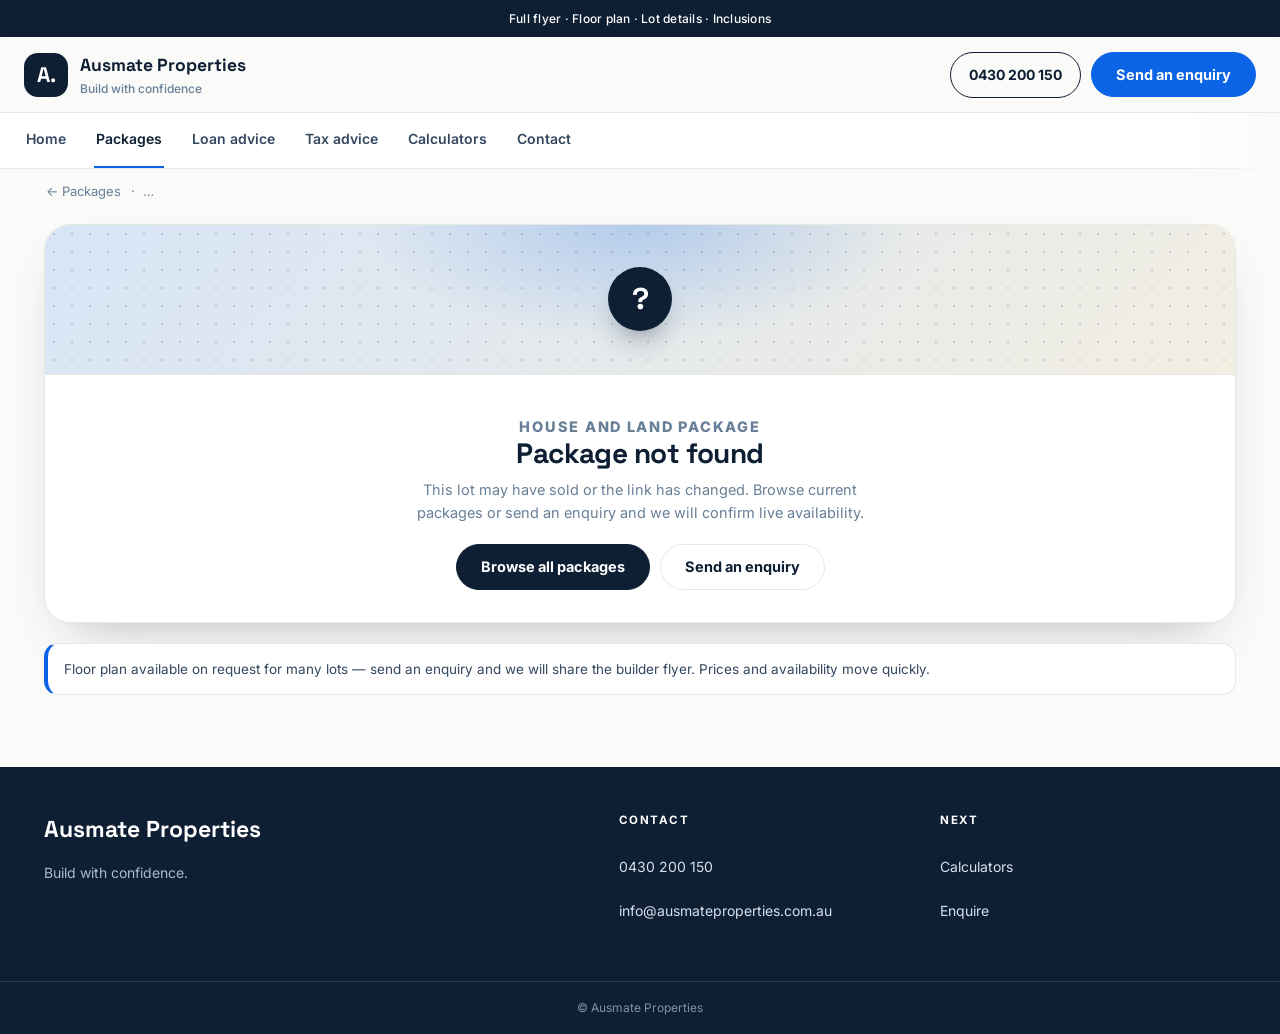
<file: package.html>
<!doctype html><html lang="en"><head><meta charset="utf-8"><meta name="viewport" content="width=device-width,initial-scale=1">
<title>Package details — Ausmate Properties</title>
<meta name="description" content="Lot details, pricing, title status and inclusions for this house and land package."><link rel="stylesheet" href="css/styles.css"><link rel="stylesheet" href="css/detail.css"></head><body class="has-mcta dt-page">
<div class="topline">Full flyer · Floor plan · Lot details · Inclusions</div>
<div class="topbar"><a class="brand" href="index.html" style="text-decoration:none"><div class="logo">A.</div><div><b>Ausmate Properties</b><small>Build with confidence</small></div></a>
<div class="top-actions"><a class="phone" href="tel:0430200150">0430 200 150</a><a class="btn" href="contact.html">Send an enquiry</a></div></div>
<nav class="main"><a href="index.html">Home</a><a class="active" href="packages.html">Packages</a><a href="loan-advice.html">Loan advice</a><a href="tax-advice.html">Tax advice</a><a href="calculators.html">Calculators</a><a href="contact.html">Contact</a></nav>
<div class="wrap"><p class="crumb"><a href="packages.html">← Packages</a> · <span id="crumb" aria-current="page">…</span></p><div id="detail">Loading…</div>
<div class="notice dt-note">Floor plan available on request for many lots — send an enquiry and we will share the builder flyer. Prices and availability move quickly.</div></div>
<div class="mcta"><a class="c" href="tel:0430200150">Call now</a><a class="e" id="m-enq" href="contact.html">Enquire</a></div>
<div class="footer"><div class="wrap"><div><div class="flogo">Ausmate Properties</div><p style="font-size:14px">Build with confidence.</p></div><div><h4>Contact</h4><p><a href="tel:0430200150">0430 200 150</a><br><a href="mailto:info@ausmateproperties.com.au">info@ausmateproperties.com.au</a></p></div><div><h4>Next</h4><p><a href="calculators.html">Calculators</a><br><a href="contact.html">Enquire</a></p></div></div><div class="copy">© Ausmate Properties</div></div>
<script src="js/images.js"></script>
<script src="js/listing-imgs.js"></script>
<script src="js/estate-imgs.js"></script>
<script src="js/packages-geelong.js"></script><script src="js/packages-west.js"></script><script src="js/packages-north-se.js"></script><script src="js/packages-regional.js"></script>
<script>const q=new URLSearchParams(location.search);const id=q.get('id');const p=(window.PACKAGES||[]).find(x=>x.id===id);
const d=document.getElementById('detail');
if(!p){d.innerHTML='<section class="card card-body dt-missing" aria-labelledby="dt-missing-t"><div class="dt-missing-art" aria-hidden="true"></div><div class="dt-missing-body"><p class="dt-side-eyebrow">House and land package</p><h2 id="dt-missing-t">Package not found</h2><p>This lot may have sold or the link has changed. Browse current packages or send an enquiry and we will confirm live availability.</p><div class="dt-missing-btns"><a class="btn dark" href="packages.html">Browse all packages</a><a class="btn secondary" href="contact.html">Send an enquiry</a></div></div></section>';document.body.classList.remove('has-mcta');document.querySelector('.mcta').style.display='none';}
else{const money=n=>'$'+Number(n).toLocaleString('en-AU');
const stat=/titled now|available/i.test(p.status)?'titled':'expected';
const crumbEl=document.getElementById('crumb');
crumbEl.innerHTML='<a href="packages.html?area='+encodeURIComponent(p.area)+'">'+p.area+'</a> · '+p.estate+' · '+p.design+' · Lot '+p.lot;
document.title=p.design+' Lot '+p.lot+' · '+p.estate+' — Ausmate Properties';
document.getElementById('m-enq').href='contact.html?package='+encodeURIComponent(p.design+' Lot '+p.lot+', '+p.estate);
const mainImg=(window.pkgImg&&window.pkgImg(p))||'';
const specExtra=(p.living?`<div class="spec"><small>Living</small><b>${p.living}</b></div>`:'')+(p.cars?`<div class="spec"><small>Parking</small><b>${p.cars} cars</b></div>`:'')+((p.title&&!/^\s*$/.test(p.title))?`<div class="spec"><small>Title</small><b>${p.title}</b></div>`:'');
const specSummary=p.beds+' BED'+(p.baths?' · '+p.baths+' BATH':'')+' · '+p.land+'m² LAND'+(p.home?' · '+p.home+'m² HOME':'');
const related=(window.PACKAGES||[]).filter(x=>x.estate===p.estate&&x.id!==p.id).slice(0,3);
const relHtml=related.length?`<section class="dt-more" aria-label="More in this estate"><div class="sec-head dt-more-head"><div><h2>More in this estate</h2><p>${related.length} more in ${p.estate} · ${p.suburb}</p></div><div><a class="btn secondary" href="packages.html?q=${encodeURIComponent(p.estate)}">View estate</a></div></div><div class="grid dt-rail">${related.map(x=>{const rs=/titled now|available/i.test(x.status)?'titled':'expected';const rimg=(window.pkgImg&&window.pkgImg(x))||'';return `<article class="pk"><a class="pk-media" href="package.html?id=${x.id}" aria-label="${x.design} Lot ${x.lot}, ${x.estate}"><div class="pk-art" style="--ph:linear-gradient(135deg,#d7e5f6,#f2eee2)" aria-hidden="true"></div>${rimg?`<img class="pk-photo" src="${rimg}" alt="" loading="lazy" onerror="this.remove()">`:''}<span class="pk-status ${rs}">${x.status}</span><span class="pk-beds">${x.beds} BED</span><div class="pk-media-btm"><small>${x.estate} · Lot ${x.lot}</small><b>${x.design}${x.facade?' · '+x.facade:''}</b></div></a><div class="pk-body"><p class="pk-loc">${x.suburb} · ${x.area} · <a target="_blank" rel="noopener" href="https://www.google.com/maps/search/?api=1&query=${encodeURIComponent(x.estate+' '+x.suburb+' VIC')}">Map</a></p><p class="pk-spec">${x.beds} BED${x.baths?' · '+x.baths+' BATH':''} · ${x.land}m² LAND${x.home?' · '+x.home+'m² HOME':''}</p><p class="pk-price">${money(x.price)} <span>${x.priceType}</span></p><div class="pk-actions"><a class="btn small dark" href="package.html?id=${x.id}">View package</a></div></div></article>`;}).join('')}</div></section>`:'';
d.innerHTML=`<div class="detail-grid dt-layout"><div class="dt-main">
<section class="gal dt-hero" role="img" aria-label="${p.design} Lot ${p.lot} in ${p.estate}, ${p.suburb}"><div class="pk-art dt-art" style="--ph:linear-gradient(135deg,#d7e5f6,#f2eee2)" aria-hidden="true"></div>${mainImg?`<img class="gal-photo" src="${mainImg}" alt="Illustrative image of ${p.estate}, ${p.suburb}" onerror="this.remove()">`:''}<div class="dt-hero-shade" aria-hidden="true"></div><div class="dt-hero-top"><span class="pk-status ${stat}">${p.status}</span><span class="dt-lotpill">Lot ${p.lot}${p.title?' · Title '+p.title:''}</span></div><div class="tx dt-hero-tx"><span class="dt-kicker">${p.estate} · ${p.suburb} · ${p.area} · ${p.state}</span><h1 class="dt-title">${p.design}${p.facade?' — '+p.facade:''}</h1><p class="dt-sub">Lot ${p.lot}${p.street?' · '+p.street:''} · Illustrative images</p><div class="dt-facts"><span>${money(p.price)} ${p.priceType}</span><span>${specSummary}</span><span>${p.storeys}</span></div></div></section>
<div class="gal-thumbs" aria-hidden="true"><img src="images/house-b.jpg" alt="" loading="lazy" onerror="this.remove()"><img src="images/corridor-southeast.jpg" alt="" loading="lazy" onerror="this.remove()"></div>
<p class="gal-cap">Illustrative images — actual home design, facade and finishes vary by builder lot. We confirm the exact flyer before you commit.</p>
<div class="spec-grid dt-bento" aria-label="Key specifications">
<div class="spec dt-spec--hero"><small>Total price</small><b>${money(p.price)}</b><span class="sub">${p.priceType}</span></div>
<div class="spec"><small>Bedrooms</small><b>${p.beds} BED</b></div>
${p.baths?`<div class="spec"><small>Bathrooms</small><b>${p.baths} BATH</b></div>`:''}
<div class="spec"><small>Land</small><b>${p.land}m²</b></div>
${p.home?`<div class="spec"><small>Home size</small><b>${p.home}m²</b></div>`:''}
<div class="spec"><small>Layout</small><b>${p.storeys}</b></div>
${specExtra}
</div>
<section class="card card-body dt-lot" aria-labelledby="dt-lot-t"><div class="dt-lot-head"><h3 id="dt-lot-t">Lot details</h3><p class="sub">Release · title · layout</p></div>
<dl class="kv dt-kv"><dt>Estate</dt><dd>${p.estate}</dd><dt>Suburb</dt><dd>${p.suburb} · ${p.state}</dd><dt>Area</dt><dd>${p.area}</dd><dt>Lot</dt><dd>${p.lot}${p.street?' · '+p.street:''}</dd><dt>Status</dt><dd>${p.status}${p.title?' · Title '+p.title:''}</dd><dt>Layout</dt><dd>${specSummary}</dd></dl>${(p.features||[]).length?`<p class="dt-incl"><b>Inclusions</b>${p.features.join(' · ')}</p>`:''}</section>
</div>
<div class="dt-aside"><aside class="card card-body side-card dt-side" aria-label="Enquiry summary"><p class="dt-side-eyebrow">House and land · Lot ${p.lot}</p><div class="dt-side-price"><h3>${money(p.price)}</h3><p class="sub">${p.priceType} · ${p.design} · Lot ${p.lot}</p></div><p class="dt-side-spec">${specSummary}</p>${(p.features||[]).length?`<p class="sub dt-side-incl"><b>Inclusions:</b> ${p.features.slice(0,3).join(' · ')}${p.features.length>3?' · …':''}</p>`:''}<div class="dt-side-btns"><a class="btn" href="contact.html?package=${encodeURIComponent(p.design+' Lot '+p.lot+', '+p.estate)}">Enquire on this package</a><a class="btn secondary" href="tel:0430200150">Call 0430 200 150</a></div><hr class="dt-side-div"><ol class="dt-steps"><li data-n="1"><b>Confirm live price</b><span>We check availability and current pricing.</span></li><li data-n="2"><b>Flyer and floor plan</b><span>Builder flyer, plan and inclusions. Finance check — <a href="loan-advice.html">loan advice</a>.</span></li><li data-n="3"><b>Secure the lot</b><span>Guided next steps to reserve.</span></li></ol><a class="dt-map" target="_blank" rel="noopener" href="https://www.google.com/maps/search/?api=1&query=${encodeURIComponent(p.estate+' '+p.suburb+' VIC')}">View on Google Maps →</a><iframe class="map-embed" title="Map — ${p.estate}, ${p.suburb}" loading="lazy" src="https://www.google.com/maps?q=${encodeURIComponent(p.estate+' '+p.suburb+' VIC')}&output=embed"></iframe><p class="sub dt-side-note">Floor plan on request. Prices and availability move quickly.</p></aside></div></div>`+relHtml;}
</script></body></html>
</file>
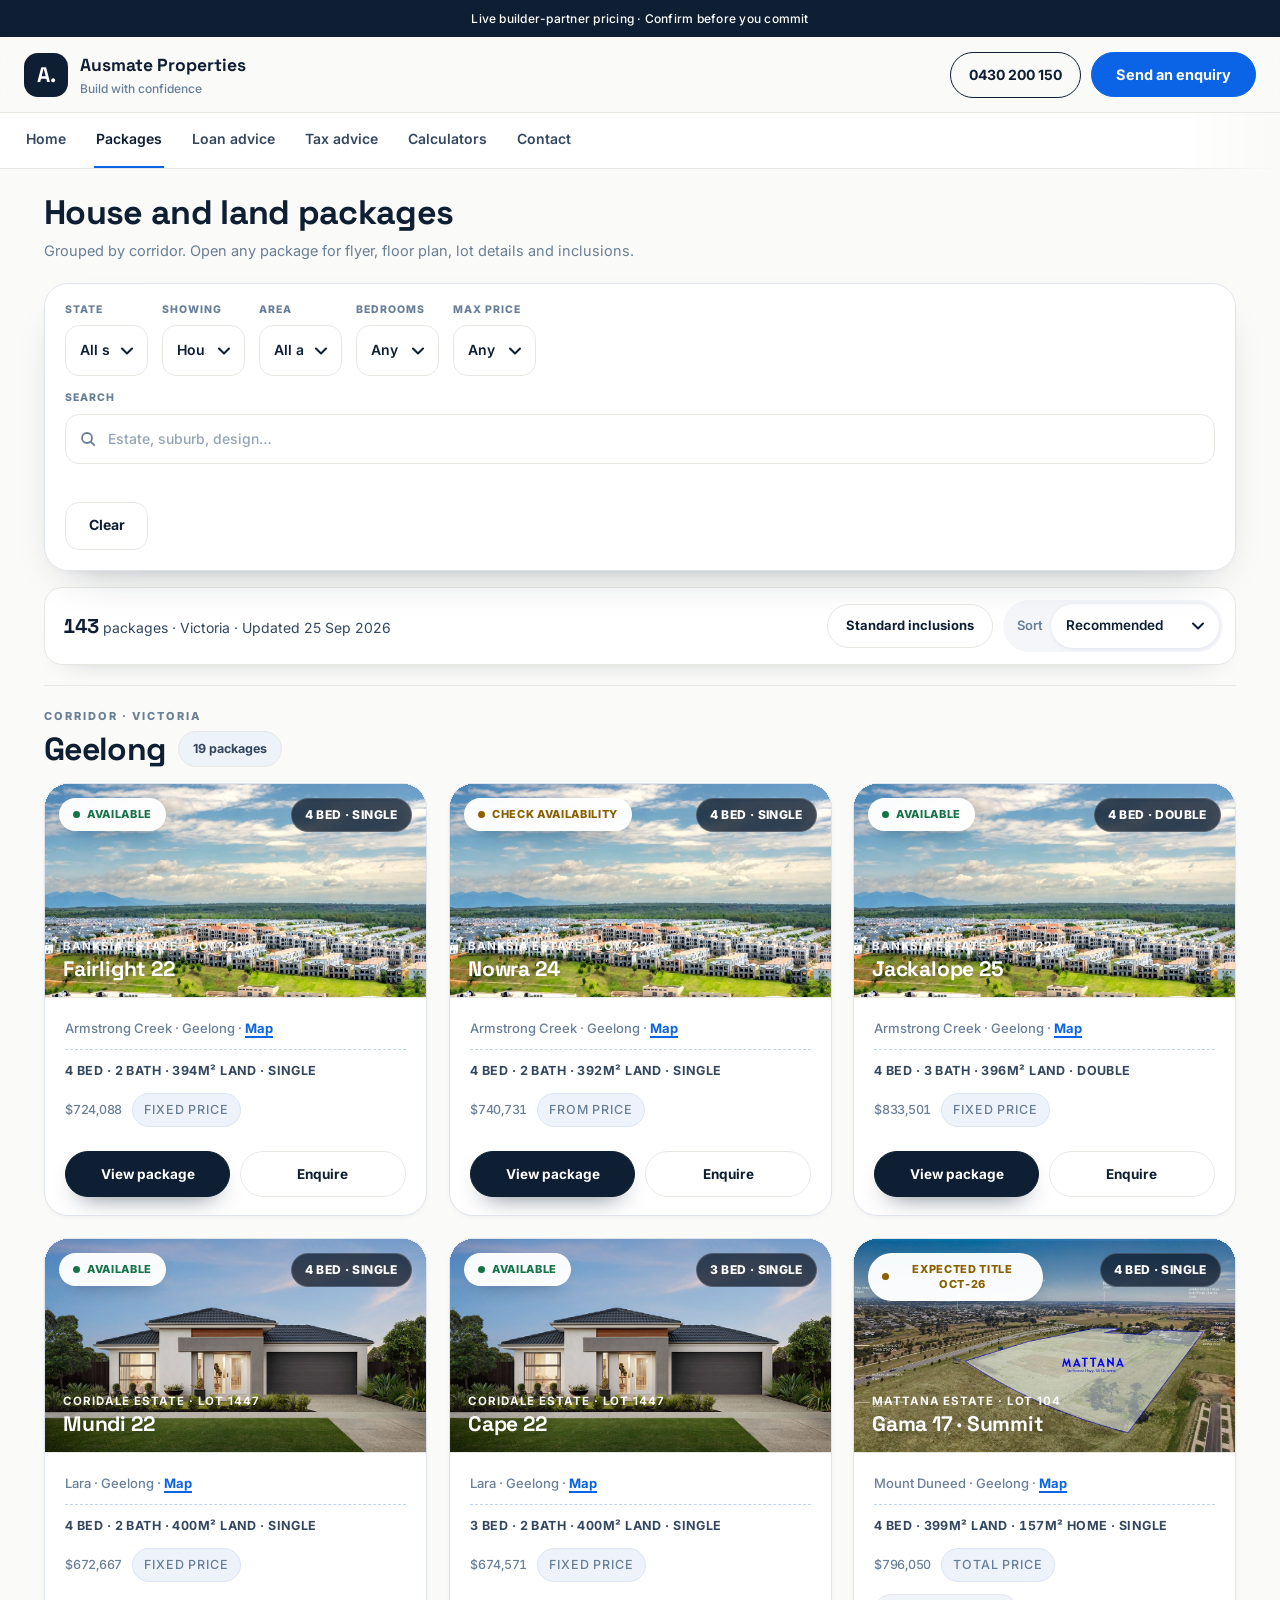
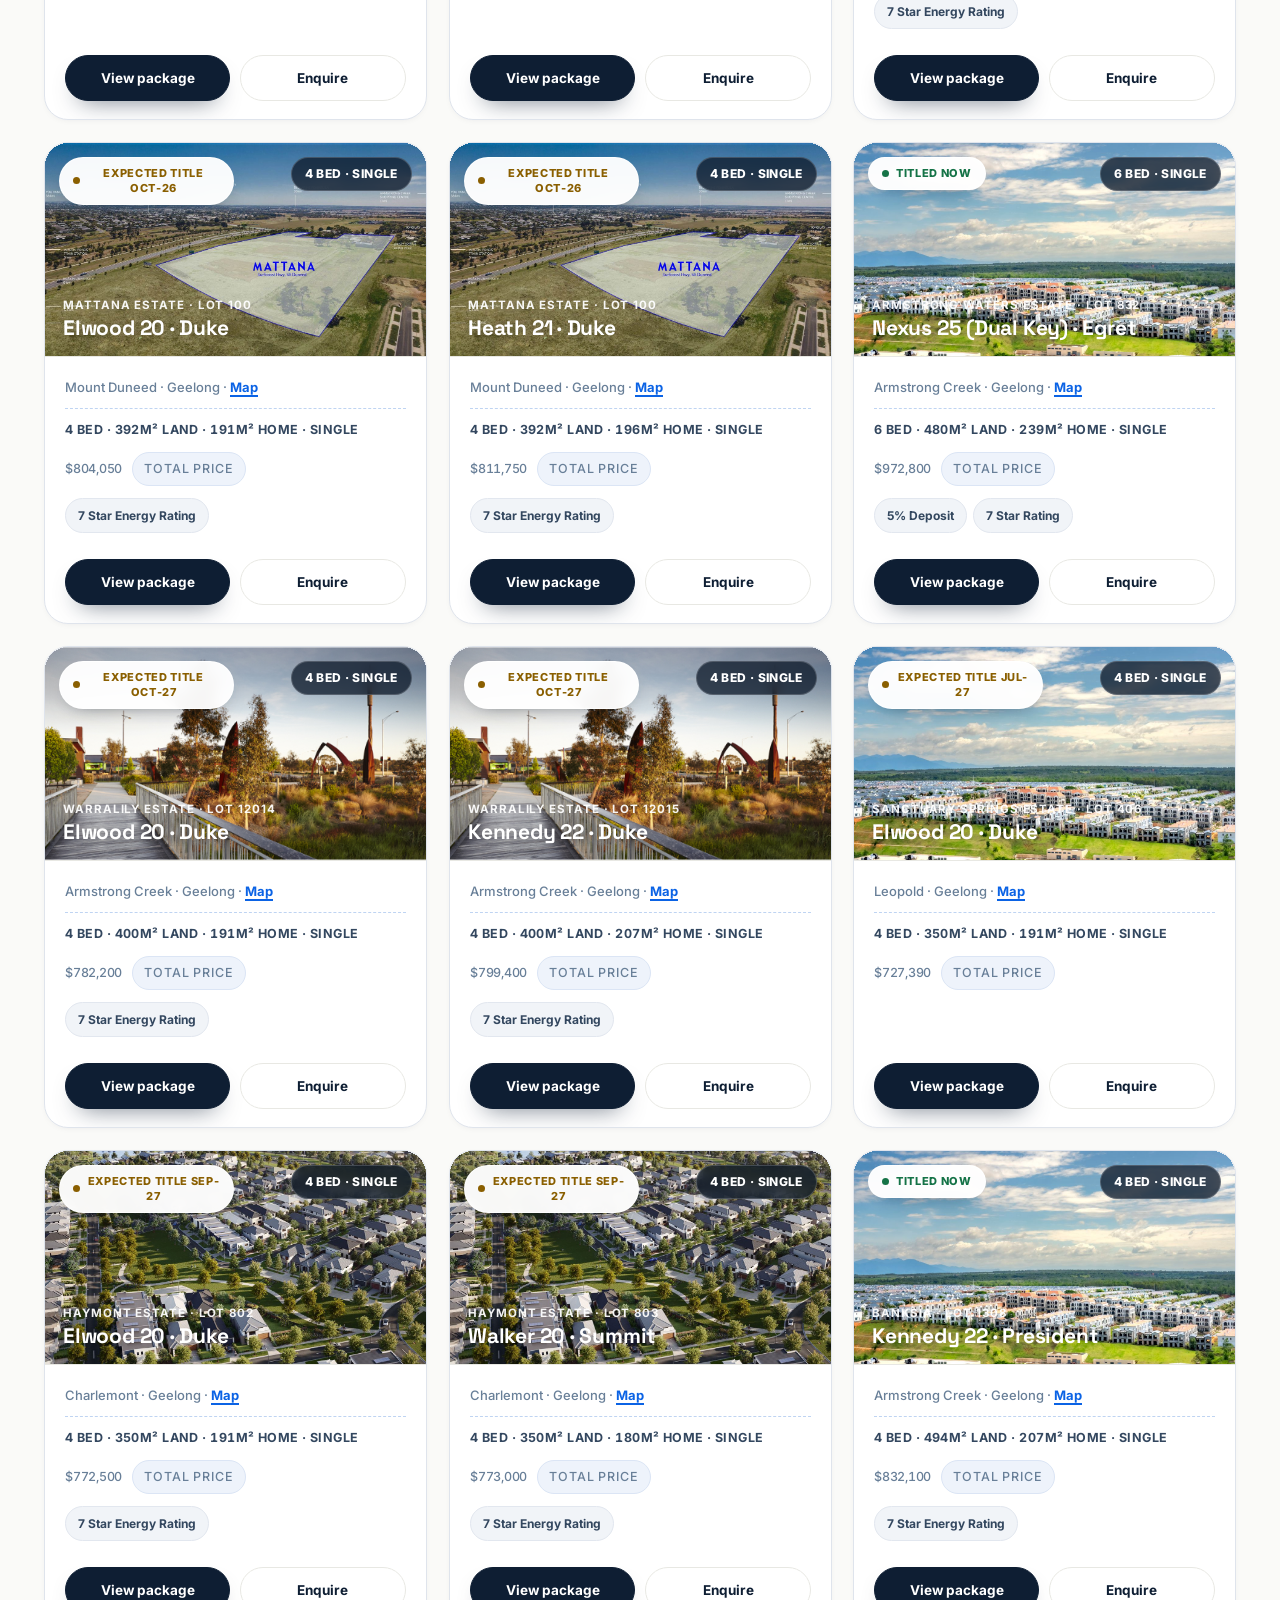
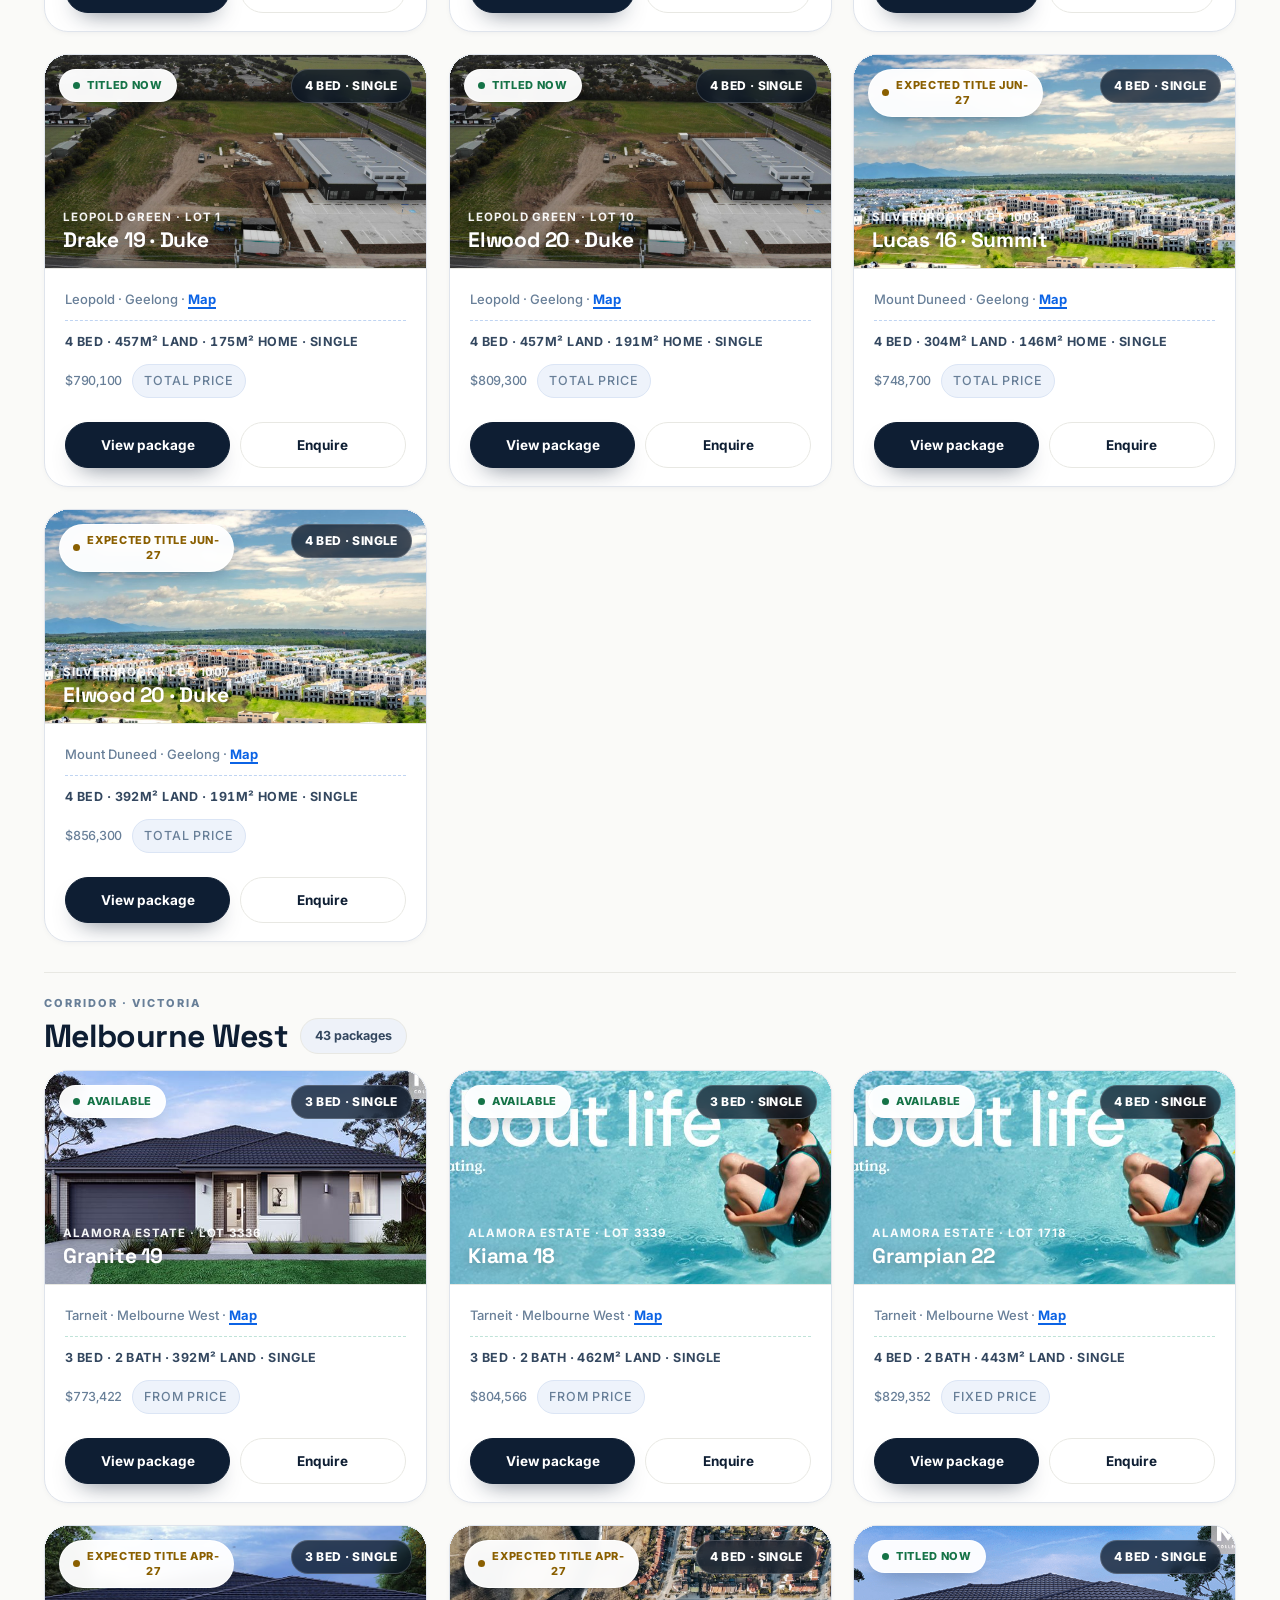
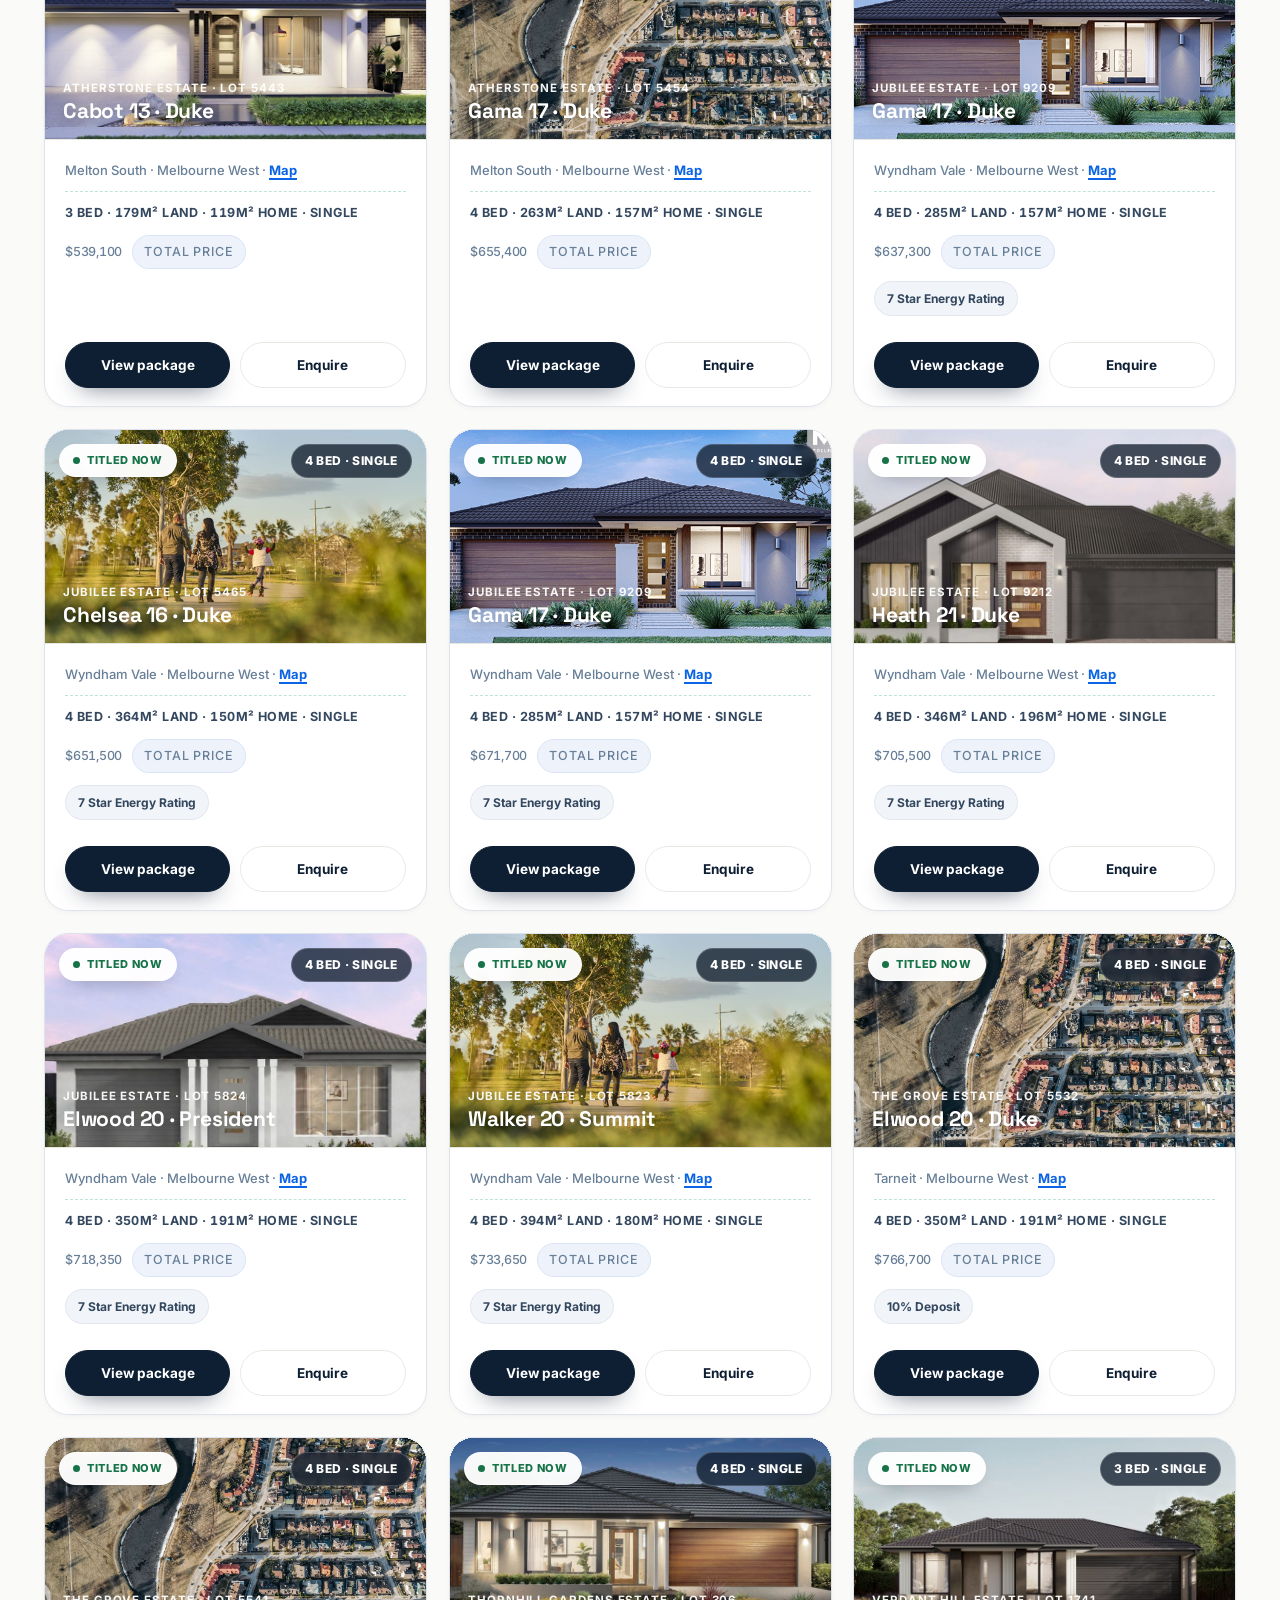
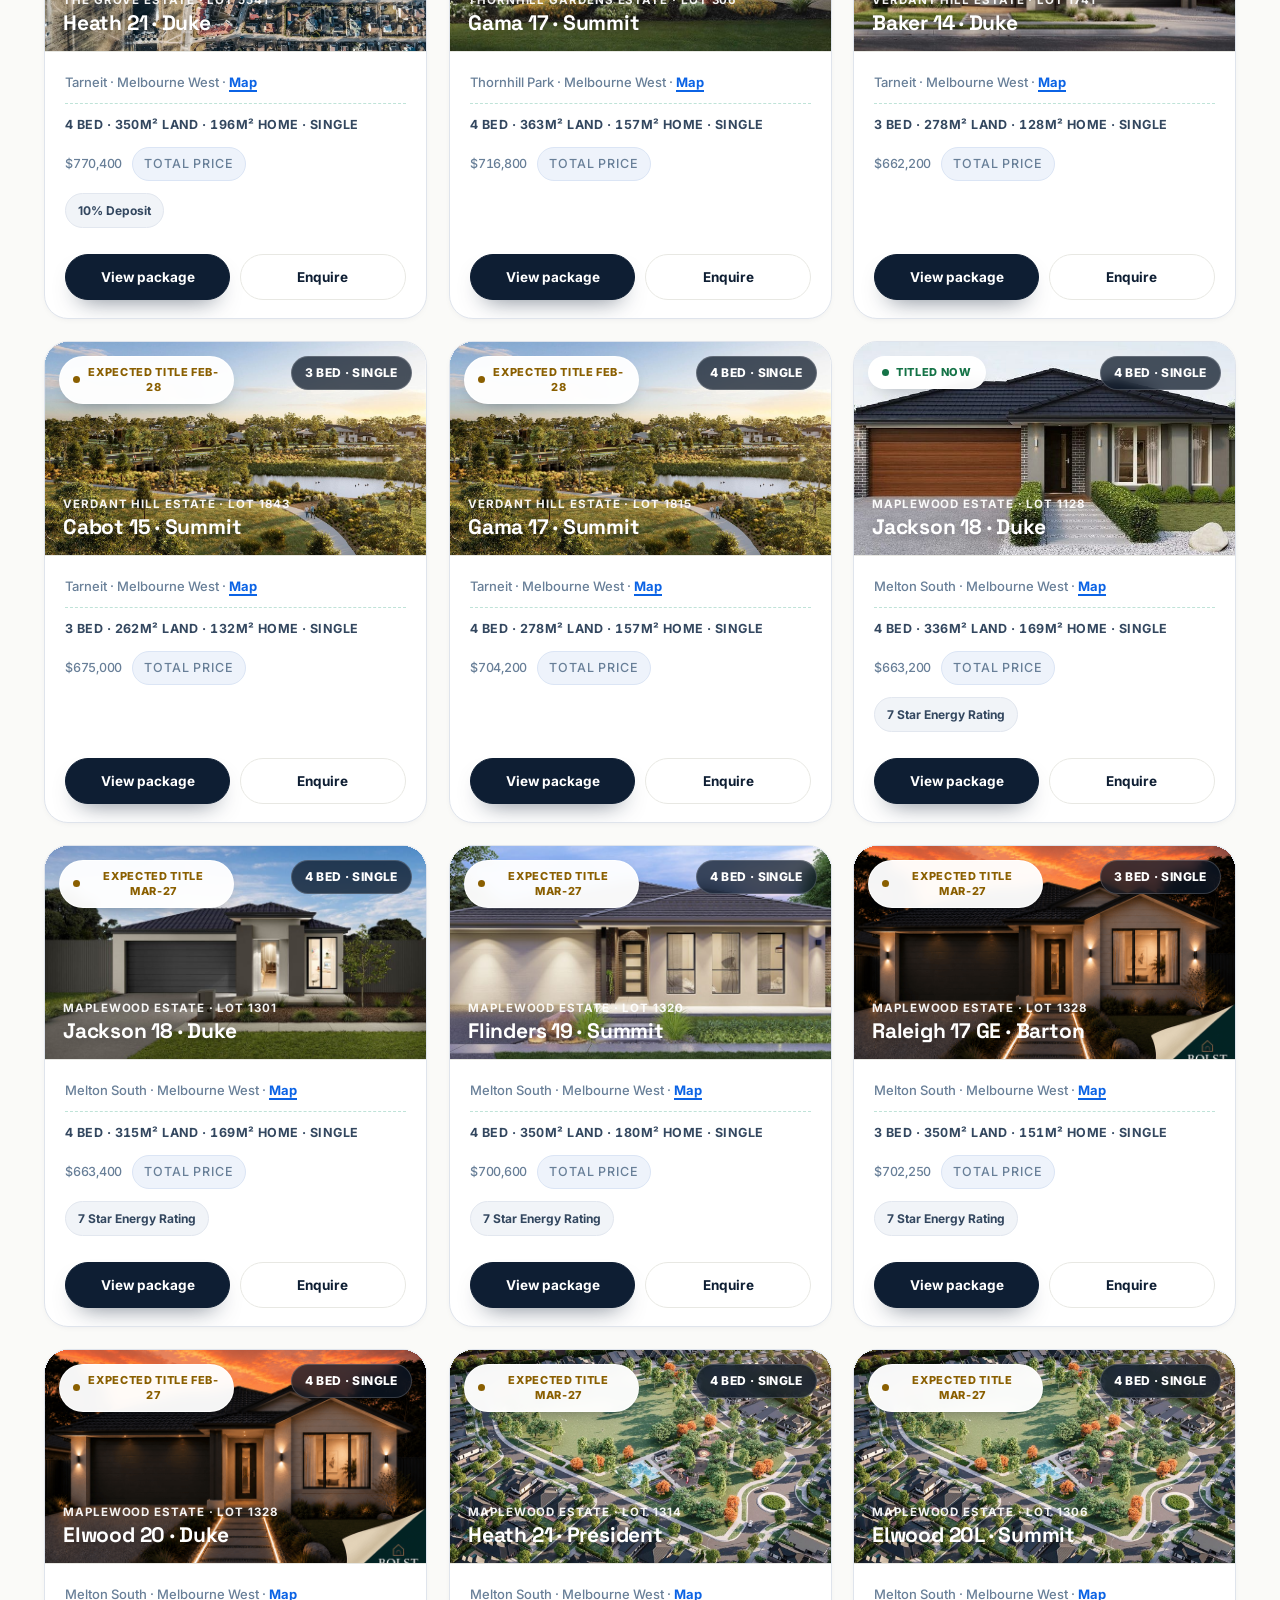
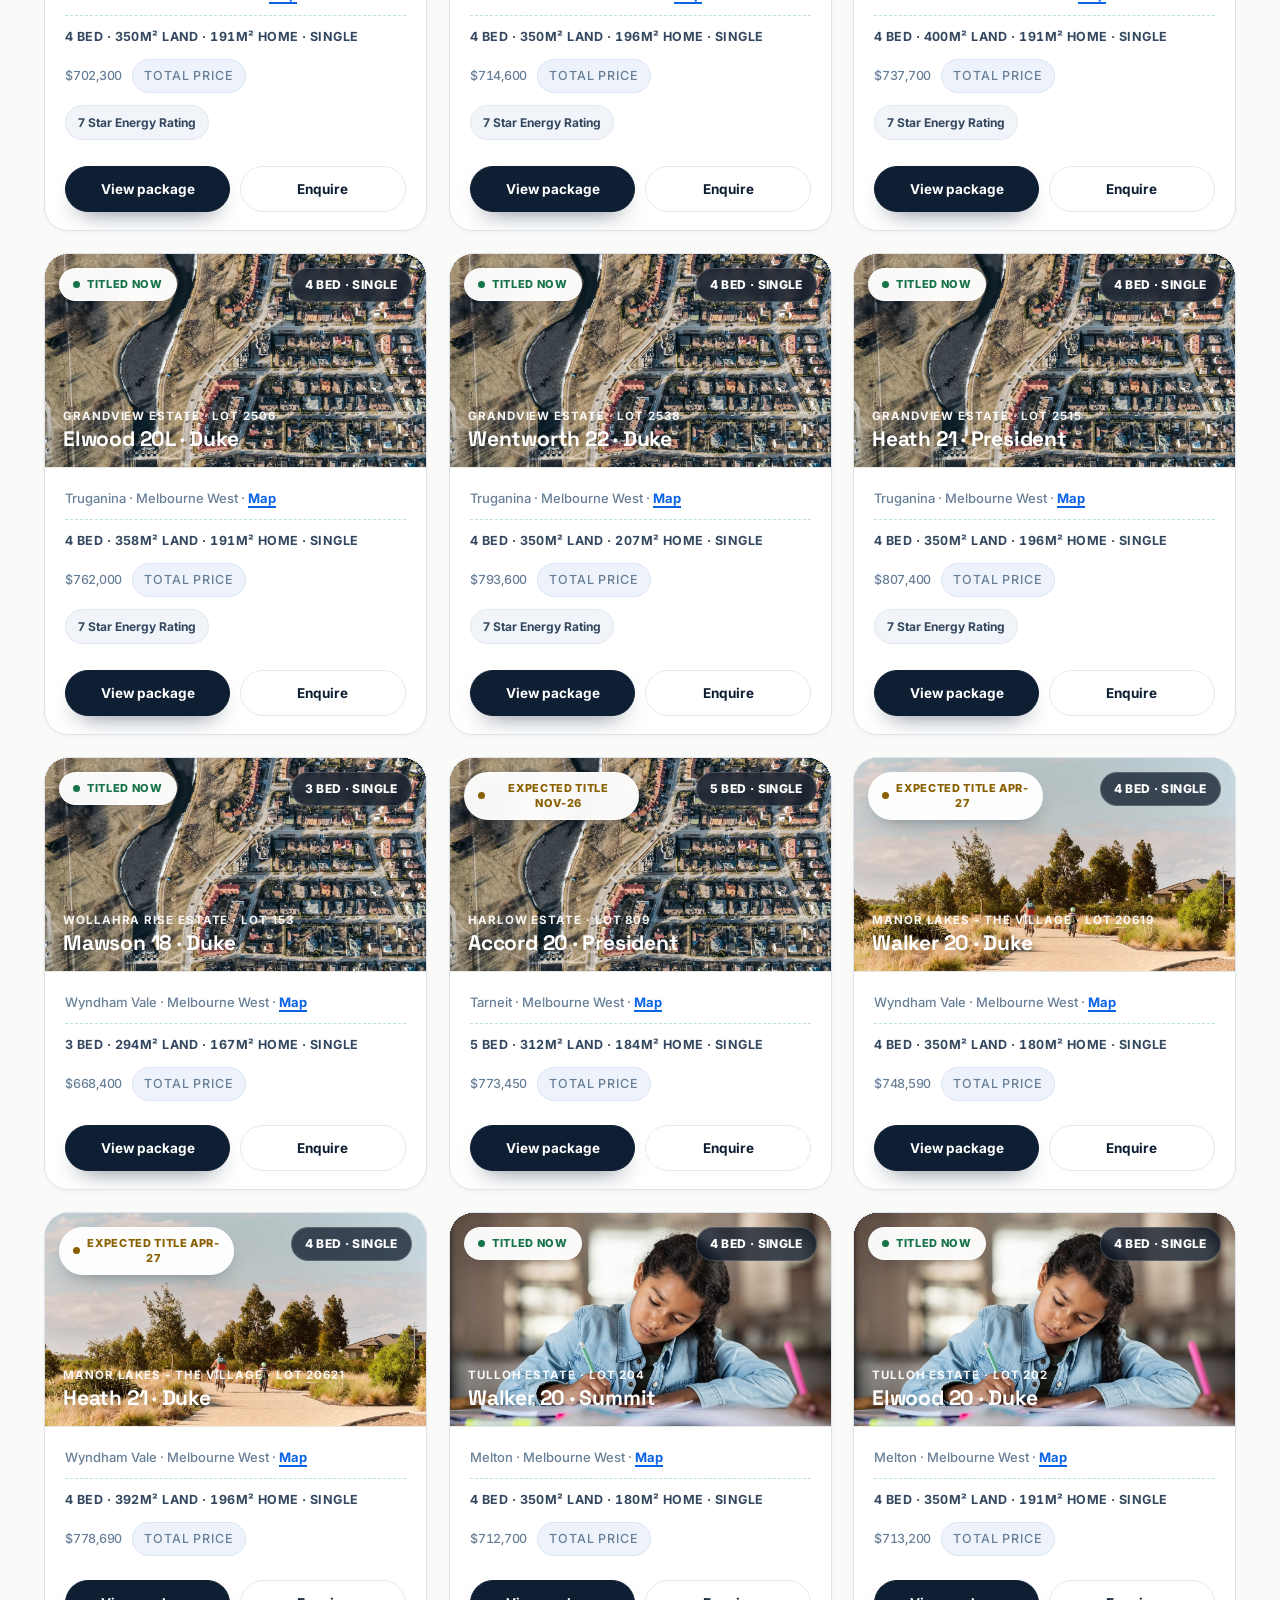
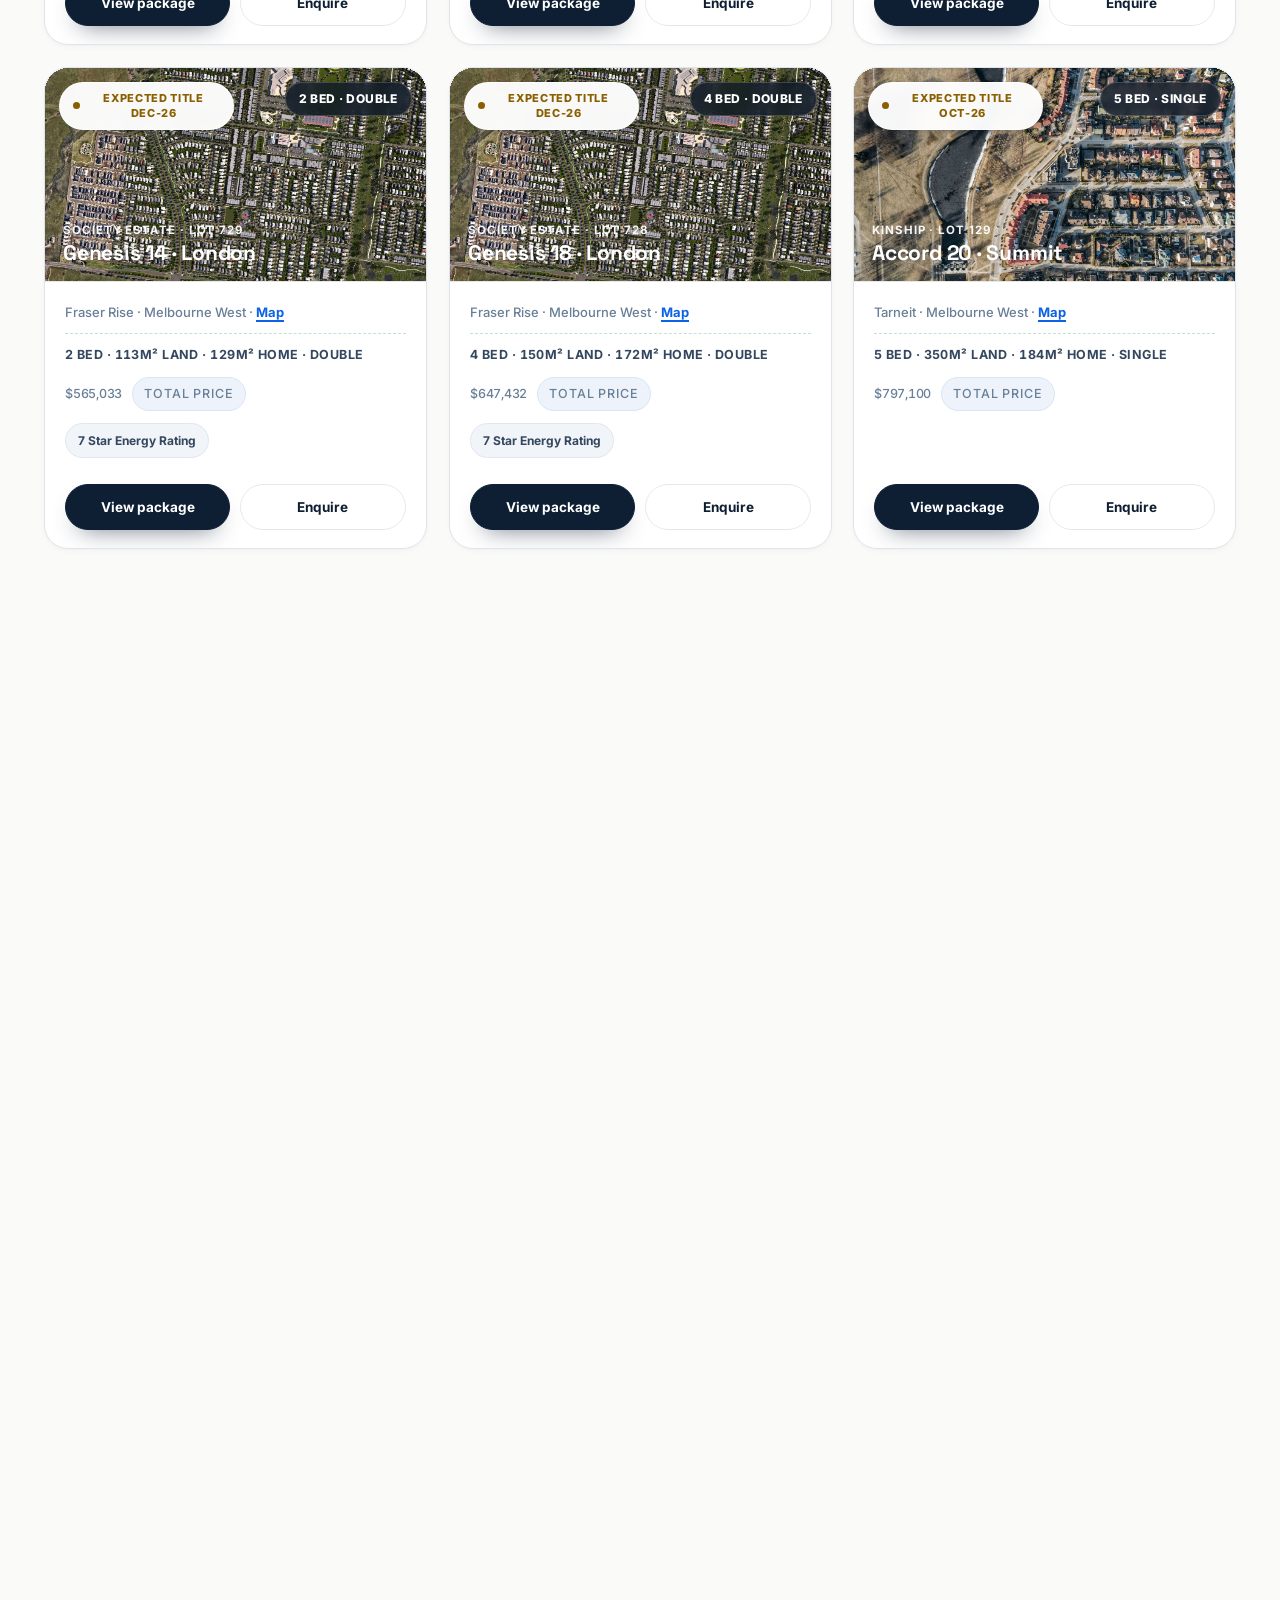
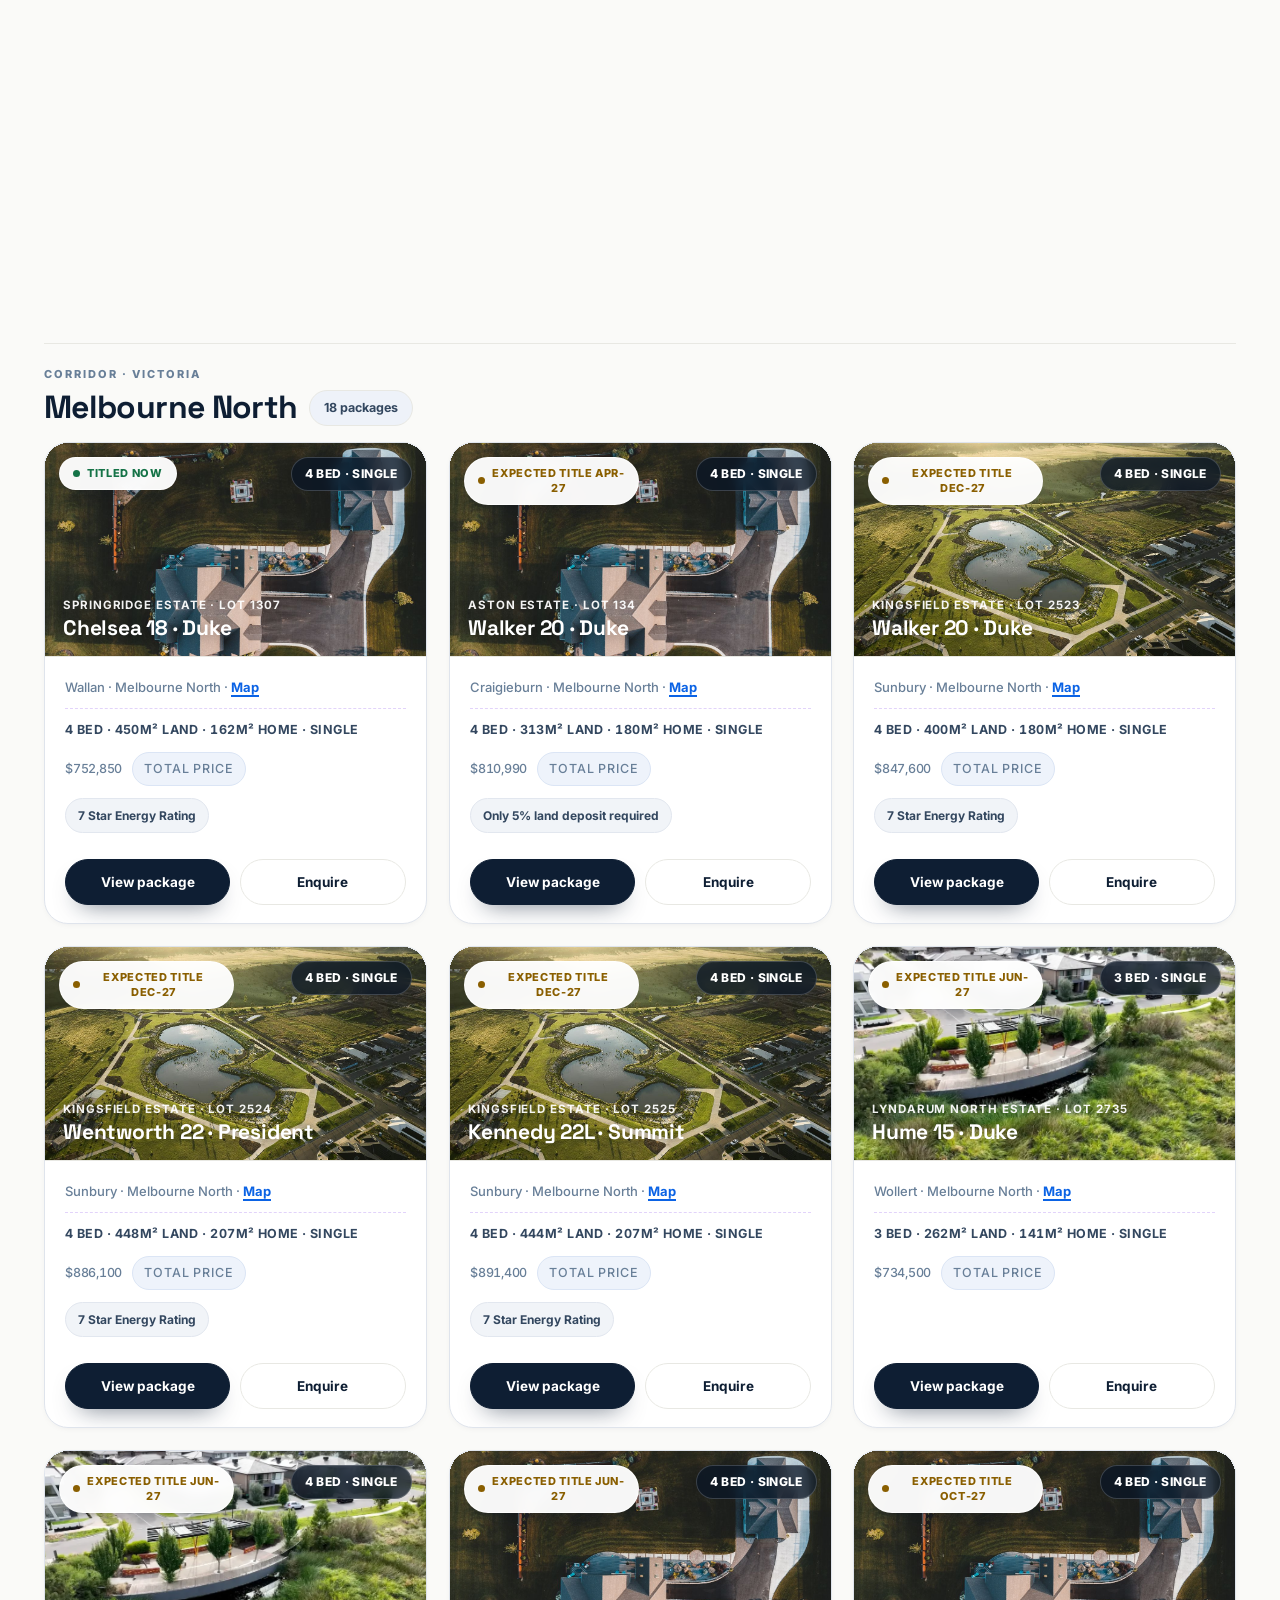
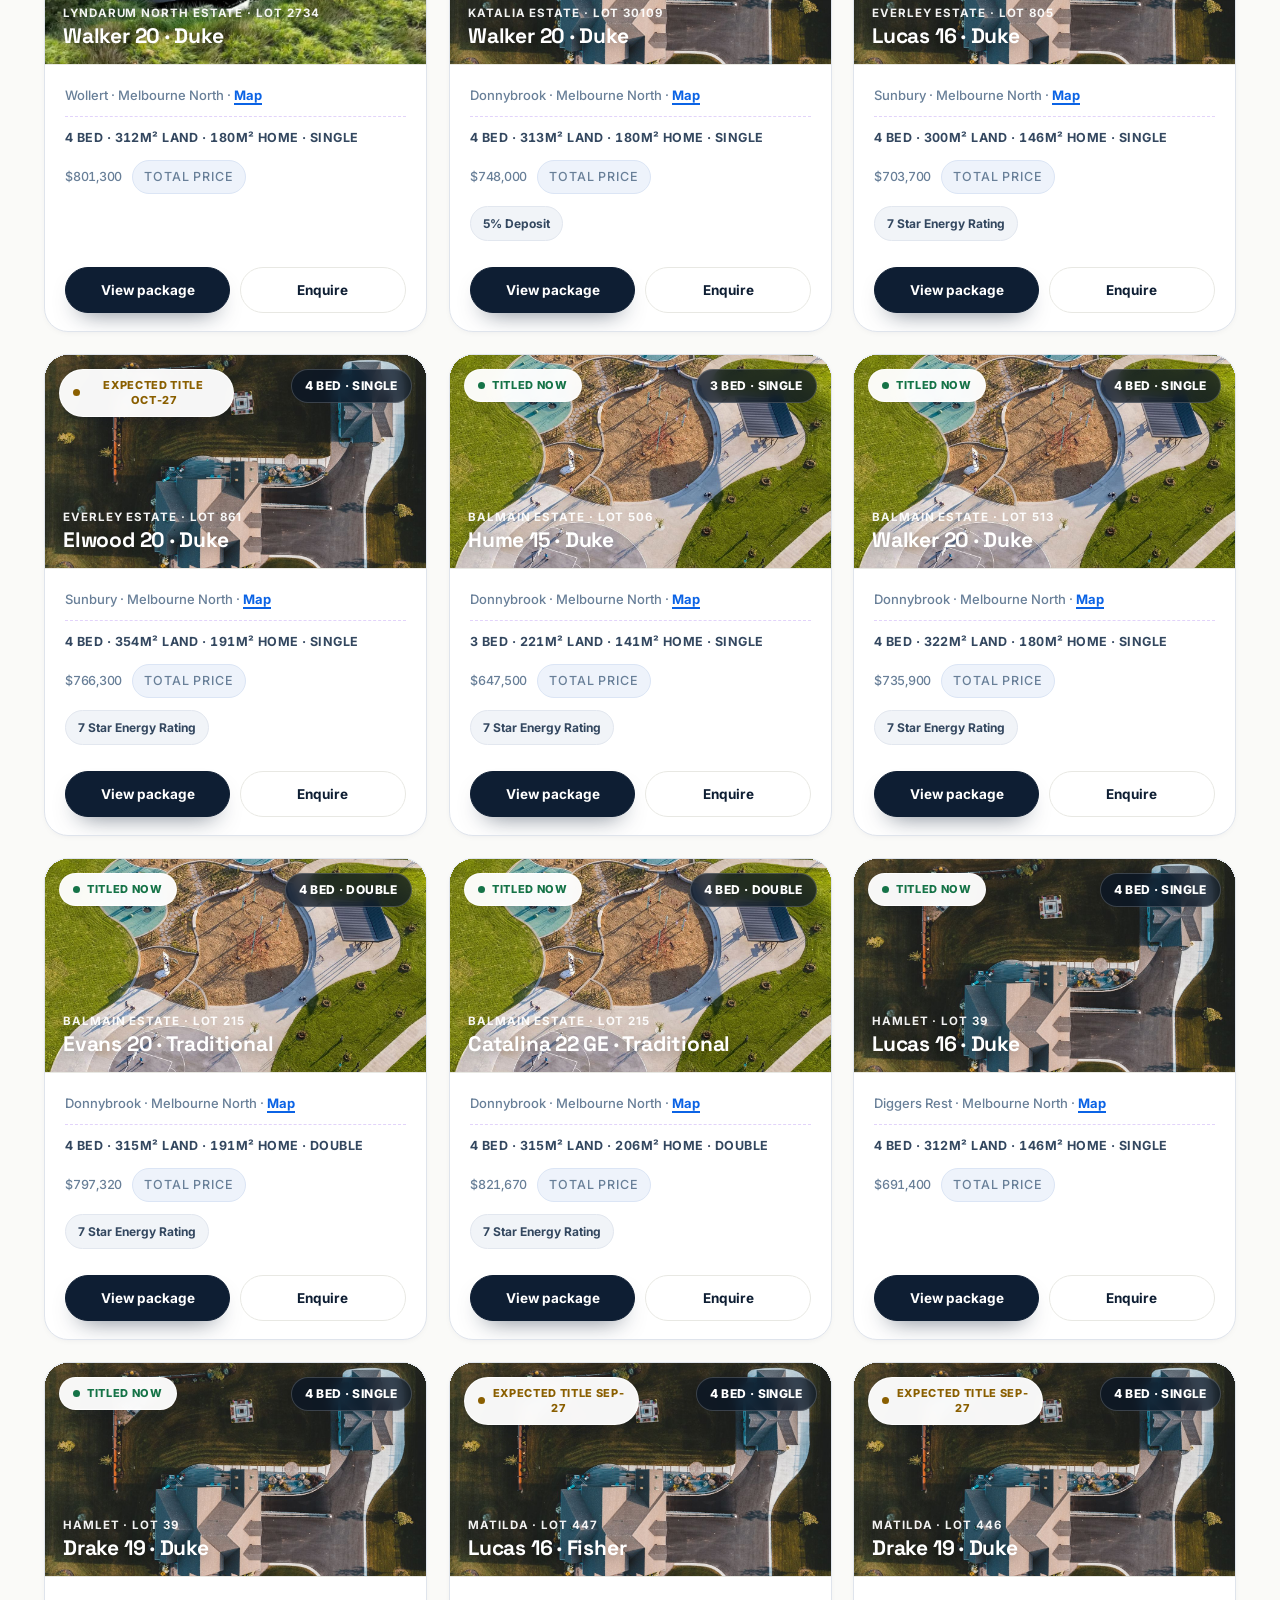
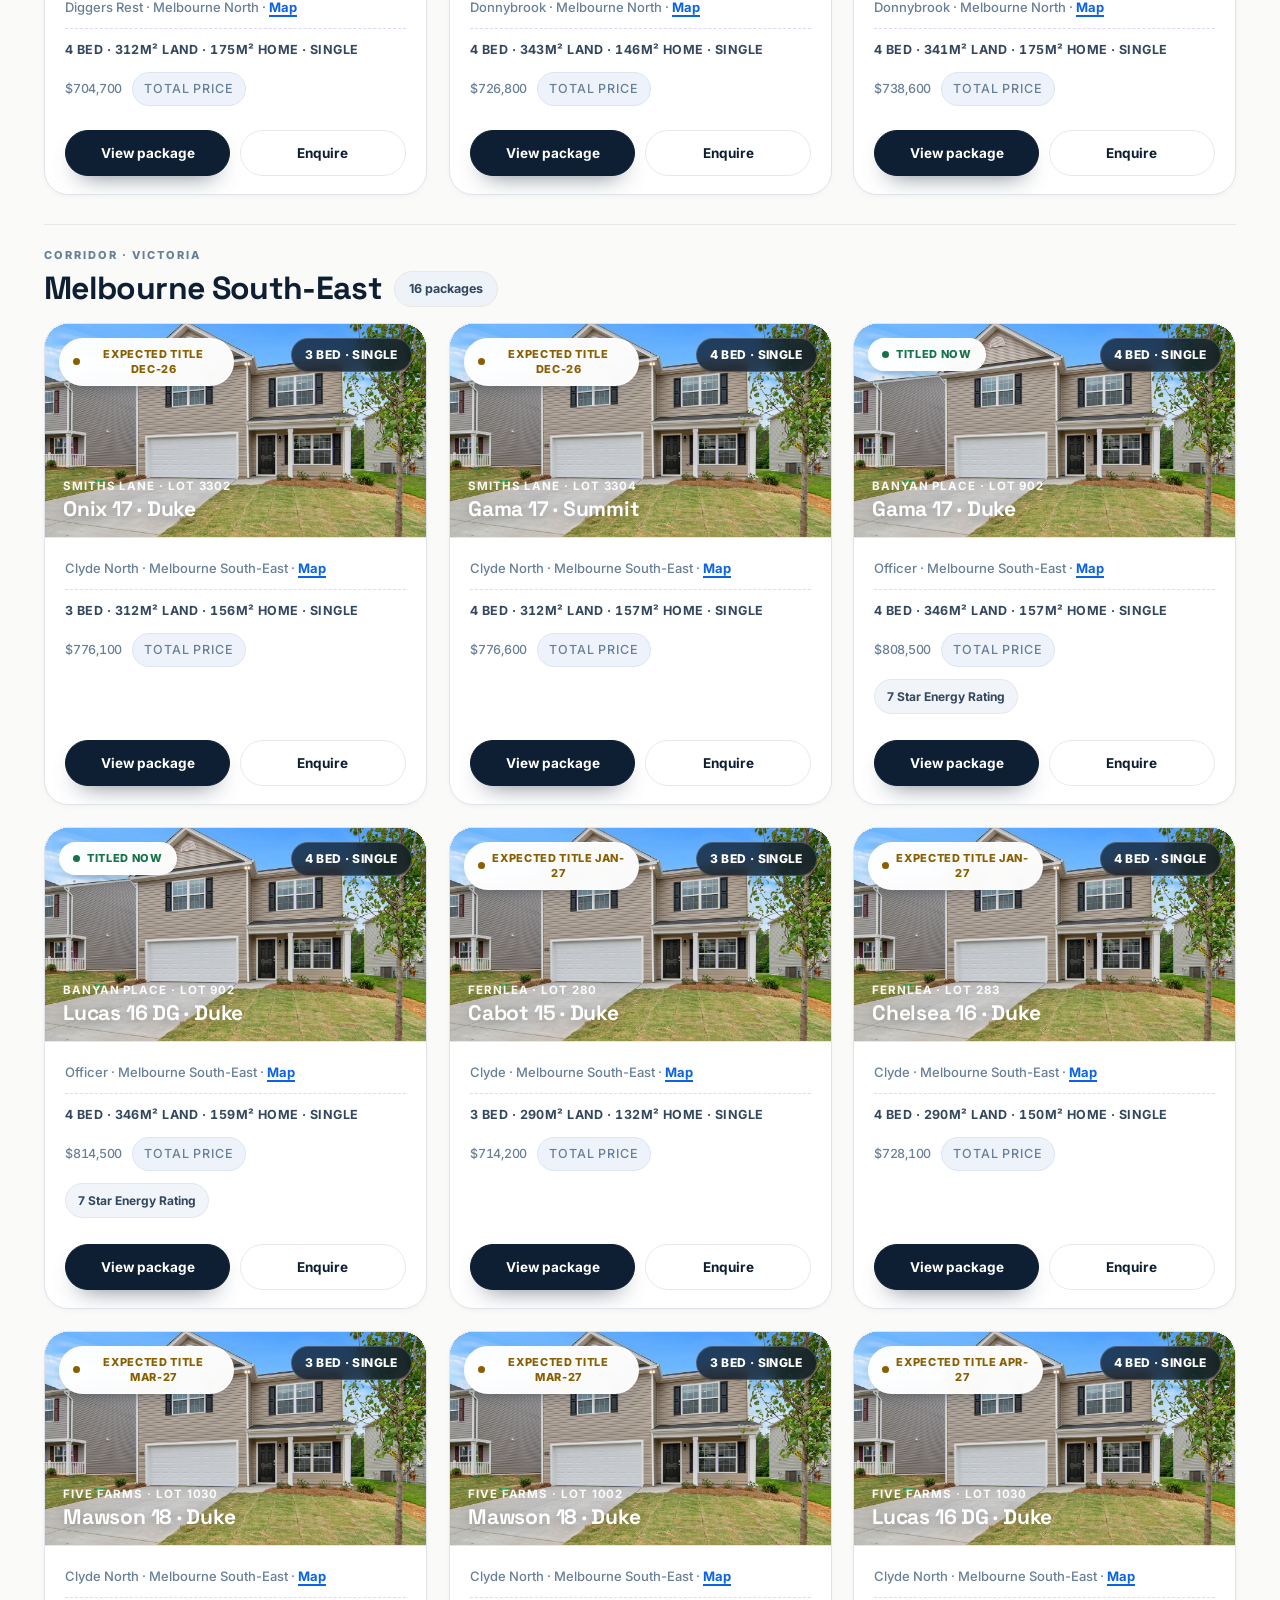
<file: packages.html>
<!doctype html><html lang="en"><head><meta charset="utf-8"><meta name="viewport" content="width=device-width,initial-scale=1">
<title>Packages — Ausmate Properties</title>
<meta name="description" content="Browse live house and land packages across Victoria by area, bedrooms and budget."><link rel="stylesheet" href="css/styles.css"><link rel="stylesheet" href="css/listing.css"></head><body>
<div class="topline">Live builder-partner pricing · Confirm before you commit</div>
<div class="topbar"><a class="brand" href="index.html" style="text-decoration:none"><div class="logo">A.</div><div><b>Ausmate Properties</b><small>Build with confidence</small></div></a>
<div class="top-actions"><a class="phone" href="tel:0430200150">0430 200 150</a><a class="btn" href="contact.html">Send an enquiry</a></div></div>
<nav class="main"><a href="index.html">Home</a><a class="active" href="packages.html">Packages</a><a href="loan-advice.html">Loan advice</a><a href="tax-advice.html">Tax advice</a><a href="calculators.html">Calculators</a><a href="contact.html">Contact</a></nav>
<div class="wrap listing-wrap">
<div class="sec-head" style="margin-top:26px"><div><h2>House and land packages</h2><p>Grouped by corridor. Open any package for flyer, floor plan, lot details and inclusions.</p></div></div>
<div class="filters listing-filters">
<div><label for="f-state">State</label><select id="f-state"><option value="">All states</option><option>Victoria</option><option>New South Wales</option></select></div>
<div><label for="f-type">Showing</label><select id="f-type"><option value="house">House & land</option><option value="land">Land only</option><option value="coliving">Co-living investment</option></select></div>
<div><label for="f-area">Area</label><select id="f-area"><option value="">All areas</option><option>Geelong</option><option>Melbourne West</option><option>Melbourne North</option><option>Melbourne South-East</option><option>Regional Victoria</option><option>Bendigo</option></select></div>
<div><label for="f-beds">Bedrooms</label><select id="f-beds"><option value="">Any bedrooms</option><option value="2">2+</option><option value="3">3+</option><option value="4">4+</option><option value="5">5+</option><option value="6">6</option></select></div>
<div><label for="f-price">Max price</label><select id="f-price"><option value="">Any price</option><option value="600000">Up to $600k</option><option value="700000">Up to $700k</option><option value="800000">Up to $800k</option><option value="900000">Up to $900k</option><option value="1000000">Up to $1m</option></select></div>
<div class="f-search"><label for="f-q">Search</label><input type="search" id="f-q" placeholder="Estate, suburb, design…" autocomplete="off" aria-label="Search by estate, suburb or design"></div>
<div class="f-clear-wrap"><label for="f-clear">&nbsp;</label><button type="button" class="btn secondary" id="f-clear" style="width:100%">Clear</button></div>
</div>
<div id="chips" aria-live="polite"></div>
<div class="toolbar listing-toolbar"><p class="count" id="count" style="margin:0" role="status" aria-live="polite"></p><div class="toolbar-actions"><button type="button" class="btn secondary" id="incl-open" style="padding:10px 18px;font-size:13px" aria-haspopup="dialog">Standard inclusions</button><label class="sortbox">Sort <select id="f-sort" aria-label="Sort packages"><option value="rec">Recommended</option><option value="lo">Price: low to high</option><option value="hi">Price: high to low</option><option value="land">Land: biggest first</option></select></label></div></div>
<div id="list" class="listing-list" aria-live="polite"></div>
<div class="notice">“From” prices use a site-cost allowance and may change after site investigation. Prices exclude stamp duty, legal, bank and government charges unless stated. First home buyer prices are as shown on the builder's flyer and depend on eligibility. Availability changes quickly — call 0430 200 150.</div>
</div>
<dialog id="incl" class="incl-dialog" style="border:1px solid #e8e8e3;border-radius:20px;max-width:580px;padding:30px" aria-label="What standard inclusions means" aria-modal="true">
<h3 style="margin-top:0">What “standard inclusions” means</h3>
<p class="sub">Every builder, design and promotion differs — this is a checklist for comparing flyers, not a promise. Always confirm against the flyer for your exact lot.</p>
<div class="incl-grid" style="display:grid;grid-template-columns:1fr 1fr;gap:14px;margin:14px 0">
<div><b>Often in the build price</b><p class="sub">Floor coverings · kitchen appliances · heating & cooling · energy-rating items · standard facade · internal paint</p></div>
<div><b>Often excluded / site-specific</b><p class="sub">Site costs & retaining · driveway · fencing & landscaping · letterbox · blinds · facade upgrades</p></div>
</div>
<p class="sub"><b>Fixed vs “from”:</b> fixed prices are as stated by the builder; “from” prices use a site-cost allowance and can move after soil and site investigation.</p>
<p class="incl-actions" style="display:flex;gap:10px;flex-wrap:wrap;margin-top:16px"><a class="btn" href="contact.html?message=Please%20send%20me%20the%20standard%20inclusions%20list">Ask for the inclusions list</a><button type="button" class="btn secondary" id="incl-close">Close</button></p>
</dialog>
<div class="footer"><div class="wrap"><div><div class="flogo">Ausmate Properties</div><p style="font-size:14px;line-height:2">0430 200 150 · info@ausmateproperties.com.au</p></div><div><h4>Explore</h4><p><a href="index.html">Home</a><br><a href="calculators.html">Calculators</a><br><a href="contact.html">Enquire</a></p></div><div><h4>Advice</h4><p><a href="loan-advice.html">Loan advice</a><br><a href="tax-advice.html">Tax advice</a></p></div></div><div class="copy">© Ausmate Properties · General information only.</div></div>
<script src="js/images.js"></script>
<script src="js/listing-imgs.js"></script>
<script src="js/estate-imgs.js"></script>
<script src="js/packages-geelong.js"></script><script src="js/packages-west.js"></script><script src="js/packages-north-se.js"></script><script src="js/packages-regional.js"></script><script src="js/app.js"></script>
<script>(function(){var dg=document.getElementById("incl");if(!dg||dg.dataset.a11y)return;dg.dataset.a11y="1";var openBtn=document.getElementById("incl-open");var closeBtn=document.getElementById("incl-close");var lastFocus=null;function open(){lastFocus=document.activeElement;if(!dg.open)dg.showModal();if(closeBtn)closeBtn.focus();}function close(){if(dg.open)dg.close();}if(openBtn)openBtn.addEventListener("click",open);if(closeBtn)closeBtn.addEventListener("click",close);dg.addEventListener("click",function(e){if(e.target===dg)close();});dg.addEventListener("close",function(){if(lastFocus&&document.contains(lastFocus))lastFocus.focus();});})();</script>
</body></html>
</file>
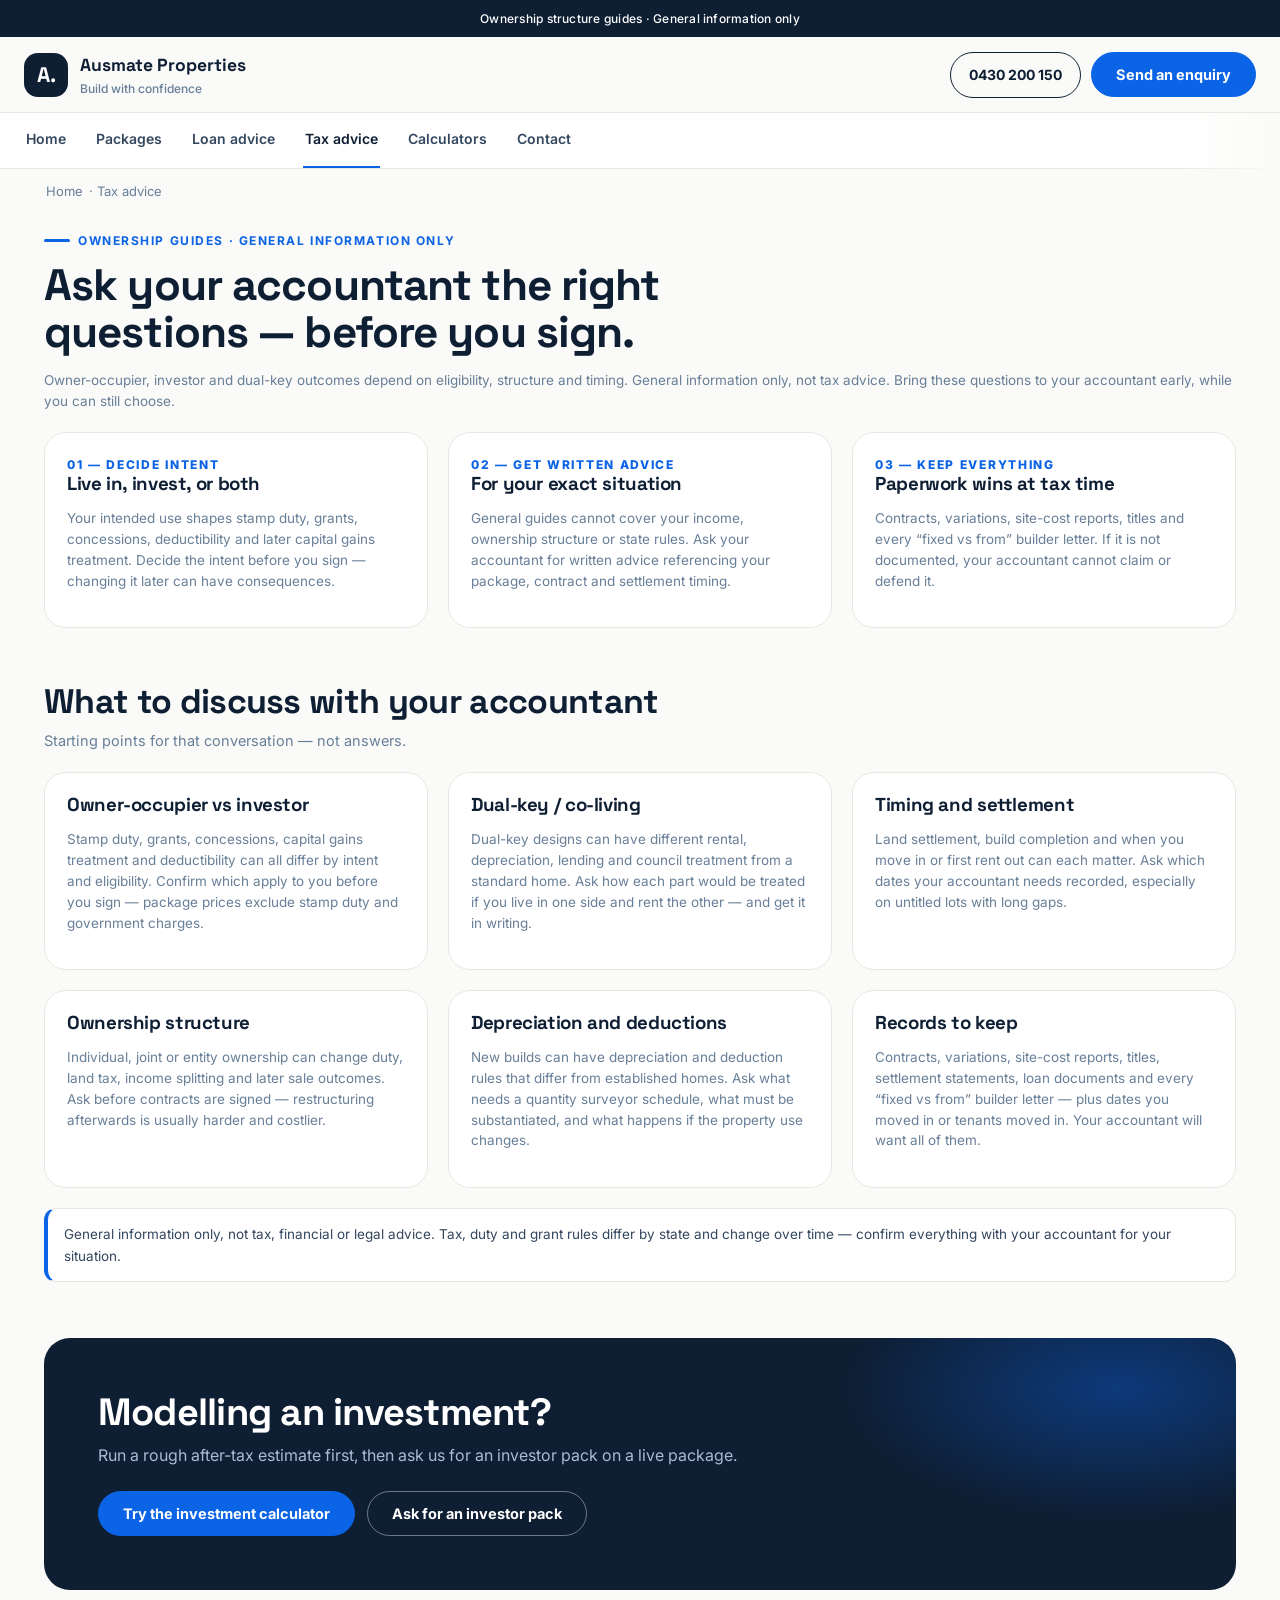
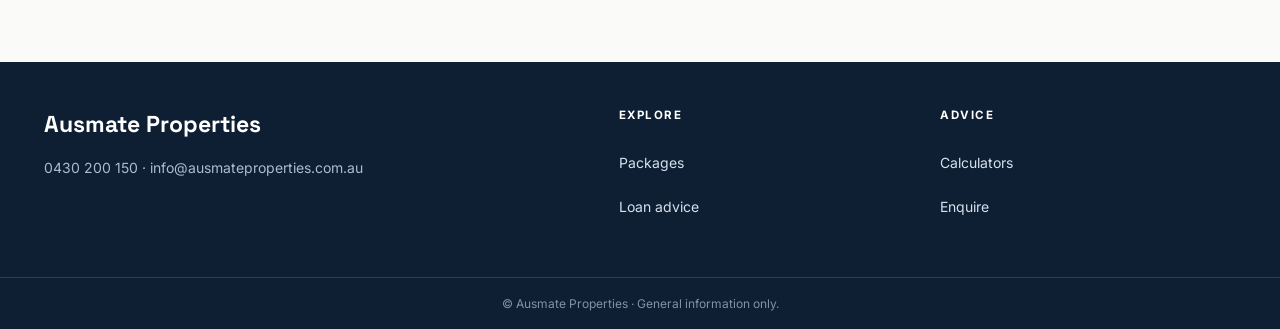
<file: tax-advice.html>
<!doctype html><html lang="en"><head><meta charset="utf-8"><meta name="viewport" content="width=device-width,initial-scale=1">
<title>Tax advice — Ausmate Properties</title>
<meta name="description" content="General information on ownership questions for house and land: owner-occupier vs investor, dual-key considerations and records to keep."><link rel="stylesheet" href="css/styles.css"></head><body>
<div class="topline">Ownership structure guides · General information only</div>
<div class="topbar"><a class="brand" href="index.html" style="text-decoration:none"><div class="logo">A.</div><div><b>Ausmate Properties</b><small>Build with confidence</small></div></a><div class="top-actions"><a class="phone" href="tel:0430200150">0430 200 150</a><a class="btn" href="contact.html">Send an enquiry</a></div></div>
<nav class="main"><a href="index.html">Home</a><a href="packages.html">Packages</a><a href="loan-advice.html">Loan advice</a><a class="active" href="tax-advice.html">Tax advice</a><a href="calculators.html">Calculators</a><a href="contact.html">Contact</a></nav>
<div class="wrap"><p class="crumb"><a href="index.html">Home</a> · Tax advice</p><span class="eyebrow">Ownership guides · General information only</span><h1 style="font-size:clamp(30px,4vw,44px);margin-top:12px">Ask your accountant the right questions — before you sign.</h1><p class="sub">Owner-occupier, investor and dual-key outcomes depend on eligibility, structure and timing. General information only, not tax advice. Bring these questions to your accountant early, while you can still choose.</p>
<div class="steps" style="margin-top:20px"><div class="card"><div class="step-num">01 — DECIDE INTENT</div><h3>Live in, invest, or both</h3><p class="sub">Your intended use shapes stamp duty, grants, concessions, deductibility and later capital gains treatment. Decide the intent before you sign — changing it later can have consequences.</p></div><div class="card"><div class="step-num">02 — GET WRITTEN ADVICE</div><h3>For your exact situation</h3><p class="sub">General guides cannot cover your income, ownership structure or state rules. Ask your accountant for written advice referencing your package, contract and settlement timing.</p></div><div class="card"><div class="step-num">03 — KEEP EVERYTHING</div><h3>Paperwork wins at tax time</h3><p class="sub">Contracts, variations, site-cost reports, titles and every “fixed vs from” builder letter. If it is not documented, your accountant cannot claim or defend it.</p></div></div>
<div class="sec-head"><div><h2>What to discuss with your accountant</h2><p>Starting points for that conversation — not answers.</p></div></div>
<div class="grid"><div class="card"><h3>Owner-occupier vs investor</h3><p class="sub">Stamp duty, grants, concessions, capital gains treatment and deductibility can all differ by intent and eligibility. Confirm which apply to you before you sign — package prices exclude stamp duty and government charges.</p></div><div class="card"><h3>Dual-key / co-living</h3><p class="sub">Dual-key designs can have different rental, depreciation, lending and council treatment from a standard home. Ask how each part would be treated if you live in one side and rent the other — and get it in writing.</p></div><div class="card"><h3>Timing and settlement</h3><p class="sub">Land settlement, build completion and when you move in or first rent out can each matter. Ask which dates your accountant needs recorded, especially on untitled lots with long gaps.</p></div><div class="card"><h3>Ownership structure</h3><p class="sub">Individual, joint or entity ownership can change duty, land tax, income splitting and later sale outcomes. Ask before contracts are signed — restructuring afterwards is usually harder and costlier.</p></div><div class="card"><h3>Depreciation and deductions</h3><p class="sub">New builds can have depreciation and deduction rules that differ from established homes. Ask what needs a quantity surveyor schedule, what must be substantiated, and what happens if the property use changes.</p></div><div class="card"><h3>Records to keep</h3><p class="sub">Contracts, variations, site-cost reports, titles, settlement statements, loan documents and every “fixed vs from” builder letter — plus dates you moved in or tenants moved in. Your accountant will want all of them.</p></div></div>
<div class="notice">General information only, not tax, financial or legal advice. Tax, duty and grant rules differ by state and change over time — confirm everything with your accountant for your situation.</div>
<div class="cta-band"><div><h2>Modelling an investment?</h2><p>Run a rough after-tax estimate first, then ask us for an investor pack on a live package.</p></div><div class="row"><a class="btn" href="calculators.html#investment">Try the investment calculator</a><a class="btn secondary" style="background:transparent;color:#fff;border-color:rgba(255,255,255,.4)" href="contact.html?message=Investor%20pack%20request%3A%20please%20send%20the%20flyer%2C%20floor%20plan%2C%20rental%20appraisal%20basis%20and%20title%20status%20for%20an%20investor-suitable%20package.">Ask for an investor pack</a></div></div></div>
<div class="footer"><div class="wrap"><div><div class="flogo">Ausmate Properties</div><p style="font-size:14px">0430 200 150 · info@ausmateproperties.com.au</p></div><div><h4>Explore</h4><p><a href="packages.html">Packages</a><br><a href="loan-advice.html">Loan advice</a></p></div><div><h4>Advice</h4><p><a href="calculators.html">Calculators</a><br><a href="contact.html">Enquire</a></p></div></div><div class="copy">© Ausmate Properties · General information only.</div></div></body></html>
</file>
<file: css/styles.css>
@import url('https://fonts.googleapis.com/css2?family=Space+Grotesk:wght@500;600;700&family=Inter:wght@400;500;600;700;800&display=swap');
:root{
  --ink:#0e1e33; --ink2:#33475f; --muted:#687f98;
  --paper:#fafaf8; --card:#fff; --line:#e8e8e3;
  --accent:#0b63e5; --accent-ink:#073f96;
  --green:#157347; --green-bg:#e2f3e9; --amber:#8a5f00; --amber-bg:#faeed3;
  --r:22px; --shadow:0 24px 50px -28px rgba(14,30,51,.35);
  --font-d:'Space Grotesk',Inter,'Segoe UI',Arial,sans-serif;
  --font-b:Inter,-apple-system,'Segoe UI',Arial,sans-serif;
}
*{box-sizing:border-box}
html{scroll-behavior:smooth}
body{margin:0;font-family:var(--font-b);background:var(--paper);color:var(--ink);-webkit-font-smoothing:antialiased}
h1,h2,h3{font-family:var(--font-d);letter-spacing:-.02em;margin:0}
a{color:inherit}
.wrap{max-width:1240px;margin:0 auto;padding:0 24px}
/* ---------- header ---------- */
.topline{background:var(--ink);color:#fff;font-size:12px;font-weight:500;padding:9px 18px;text-align:center;letter-spacing:.02em}
.topbar{background:rgba(250,250,248,.85);backdrop-filter:blur(16px);-webkit-backdrop-filter:blur(16px);padding:14px 24px;display:flex;gap:14px;align-items:center;justify-content:space-between;position:sticky;top:0;z-index:60;border-bottom:1px solid var(--line)}
.brand{display:flex;gap:12px;align-items:center;text-decoration:none}
.logo{width:44px;height:44px;border-radius:14px;background:var(--ink);color:#fff;display:flex;align-items:center;justify-content:center;font-weight:700;font-size:21px;font-family:var(--font-d)}
.logo i{font-style:normal;color:#7aa8f0}
.brand b{font-size:17.5px;font-family:var(--font-d)}.brand small{display:block;color:var(--muted);font-weight:500;font-size:12px}
.top-actions{display:flex;gap:10px;align-items:center}
.phone{font-weight:700;padding:11px 18px;border-radius:999px;border:1.5px solid var(--ink);text-decoration:none;font-size:14px;white-space:nowrap}
.phone:hover{background:var(--ink);color:#fff}
.btn{background:var(--accent);color:#fff;border:1.5px solid var(--accent);padding:13px 24px;border-radius:999px;font-weight:700;font-size:14.5px;cursor:pointer;text-decoration:none;display:inline-block;transition:transform .18s,box-shadow .18s,background .18s;white-space:nowrap}
.btn:hover{background:var(--accent-ink);transform:translateY(-1px);box-shadow:0 12px 24px -12px rgba(11,99,229,.7)}
.btn.secondary{background:#fff;color:var(--ink);border:1.5px solid var(--line)}
.btn.secondary:hover{border-color:var(--ink);box-shadow:none}
.btn.dark{background:var(--ink);border-color:var(--ink)}
.btn.small{padding:10px 18px;font-size:13.5px}
nav.main{background:#fff;border-bottom:1px solid var(--line);padding:0 24px;display:flex;gap:26px;overflow-x:auto;scrollbar-width:none}
nav.main::-webkit-scrollbar{display:none}
nav.main a{padding:15px 2px;color:var(--ink2);font-weight:600;text-decoration:none;font-size:14px;border-bottom:2.5px solid transparent;white-space:nowrap;flex-shrink:0}
nav.main a.active{color:var(--ink);border-bottom-color:var(--accent)}
/* ---------- hero ---------- */
.hero{position:relative;overflow:hidden;border-radius:30px;background:#fff;border:1px solid var(--line);margin-top:26px;box-shadow:var(--shadow)}
.hero-inner{position:relative;padding:clamp(36px,6vw,72px) clamp(26px,5vw,60px);display:grid;grid-template-columns:1.05fr .95fr;gap:36px;align-items:center}
.hero-inner::before{content:"";position:absolute;inset:0;background:radial-gradient(480px 240px at 88% 8%,rgba(11,99,229,.1),transparent 65%),radial-gradient(380px 220px at 4% 100%,rgba(14,30,51,.07),transparent 60%);pointer-events:none}
.eyebrow{display:inline-flex;align-items:center;gap:8px;font-size:12px;font-weight:700;letter-spacing:.13em;text-transform:uppercase;color:var(--accent)}
.eyebrow::before{content:"";width:26px;height:2.5px;background:var(--accent);border-radius:2px}
.hero h1{font-size:clamp(40px,5.6vw,68px);line-height:1.0;margin:16px 0 14px;font-weight:700}
.hero h1 .it{font-style:italic;font-weight:500;color:var(--accent)}
.hero p.lead{color:var(--ink2);font-size:17px;line-height:1.65;margin:0;max-width:56ch}
.hero-search{display:flex;gap:0;margin-top:26px;background:#fff;border:1.5px solid var(--ink);border-radius:999px;padding:6px 6px 6px 22px;max-width:560px;box-shadow:0 16px 34px -20px rgba(14,30,51,.4)}
.hero-search input{flex:1;border:0;outline:0;font-size:15px;background:transparent;min-width:0}
.hero-search .btn{border-radius:999px}
.hero-meta{display:flex;gap:28px;flex-wrap:wrap;margin-top:26px}
.hero-meta b{font-size:22px;display:block;font-family:var(--font-d)}
.hero-meta span{font-size:12.5px;color:var(--muted)}
.hero-visual{position:relative;min-height:380px}
.hv-card{position:absolute;border-radius:20px;background:#fff;border:1px solid var(--line);box-shadow:var(--shadow);padding:18px;transition:transform .3s}
.hv-card:hover{transform:translateY(-4px) rotate(0deg)!important}
.hv-1{top:6%;left:4%;right:22%;transform:rotate(-2deg)}
.hv-2{bottom:8%;left:22%;right:4%;transform:rotate(1.5deg);background:var(--ink);color:#fff;border-color:var(--ink)}
.hv-est{font-size:11px;font-weight:700;letter-spacing:.1em;text-transform:uppercase;color:var(--muted)}
.hv-2 .hv-est{color:#9db4cc}
.hv-name{font-family:var(--font-d);font-size:22px;margin:4px 0}
.hv-row{display:flex;justify-content:space-between;align-items:center;margin-top:10px}
.hv-price{font-weight:800;font-size:20px;font-family:var(--font-d)}
.hv-tag{font-size:11px;font-weight:700;background:var(--green-bg);color:var(--green);padding:5px 10px;border-radius:999px}
.hv-2 .hv-tag{background:rgba(255,255,255,.15);color:#fff}
/* ticker */
.ticker{margin-top:22px;border:1px solid var(--line);border-radius:999px;background:#fff;overflow:hidden;white-space:nowrap;padding:13px 0;position:relative}
.ticker span{display:inline-block;padding-left:100%;animation:tick 40s linear infinite;font-size:13.5px;font-weight:600;color:var(--ink2)}
@keyframes tick{to{transform:translateX(-100%)}}
/* sections */
.sec-head{display:flex;align-items:end;justify-content:space-between;gap:14px;margin:52px 0 20px}
.sec-head h2{font-size:clamp(26px,3.4vw,34px);font-weight:700}
.sec-head p{margin:8px 0 0;color:var(--muted);font-size:14.5px}
.sec-head>a{flex-shrink:0}
.grid{display:grid;grid-template-columns:repeat(auto-fill,minmax(330px,1fr));gap:20px}
/* area tiles */
.area-tile{border-radius:22px;padding:26px;min-height:190px;display:flex;flex-direction:column;justify-content:flex-end;text-decoration:none;border:1px solid var(--line);background:#fff;transition:.22s;position:relative;overflow:hidden}
.area-tile::after{content:"→";position:absolute;top:22px;right:24px;width:40px;height:40px;border-radius:50%;border:1.5px solid var(--line);display:flex;align-items:center;justify-content:center;font-size:18px;transition:.22s;background:#fff}
.area-tile:hover{transform:translateY(-4px);box-shadow:var(--shadow)}
.area-tile:hover::after{background:var(--ink);color:#fff;border-color:var(--ink)}
.area-tile small{font-size:12px;font-weight:700;letter-spacing:.1em;color:var(--accent)}
.area-tile h3{font-size:25px;margin:8px 0 4px}
.area-tile p{margin:0;color:var(--muted);font-size:13.5px}
/* package card */
.pk{background:#fff;border:1px solid var(--line);border-radius:var(--r);overflow:hidden;transition:transform .22s,box-shadow .22s;display:flex;flex-direction:column}
.card{background:#fff;border:1px solid var(--line);border-radius:var(--r);padding:22px}
.card.flush{padding:0;overflow:hidden}
.pk:hover{transform:translateY(-5px);box-shadow:var(--shadow)}
.pk-media{position:relative;display:block;height:200px;background:#edf1f6;overflow:hidden;text-decoration:none}
.pk-art{position:absolute;inset:0;background:var(--ph)}
.pk-art::before{content:"";position:absolute;inset:0;background-image:radial-gradient(rgba(14,30,51,.13) 1.2px,transparent 1.2px);background-size:18px 18px}
.pk-art::after{content:"";position:absolute;inset:0;background:linear-gradient(transparent 42%,rgba(10,22,38,.62))}
.pk-status{position:absolute;top:14px;left:14px;z-index:2;font-size:11px;font-weight:700;letter-spacing:.05em;text-transform:uppercase;padding:7px 13px;border-radius:999px;background:rgba(255,255,255,.94)}
.pk-status.titled{color:var(--green)}.pk-status.expected{color:var(--amber)}
.pk-beds{position:absolute;top:14px;right:14px;z-index:2;font-size:12px;font-weight:700;background:rgba(10,22,38,.72);color:#fff;padding:7px 13px;border-radius:999px;backdrop-filter:blur(4px)}
.pk-media-btm{position:absolute;left:16px;right:16px;bottom:14px;z-index:2;color:#fff}
.pk-media-btm small{font-size:11.5px;font-weight:600;letter-spacing:.07em;text-transform:uppercase;opacity:.92}
.pk-media-btm b{font-size:21px;display:block;line-height:1.2;font-family:var(--font-d)}
.pk-body{padding:18px;display:flex;flex-direction:column;gap:10px;flex:1}
.pk-loc{margin:0;color:var(--muted);font-size:13px}
.pk-spec{margin:0;font-size:13.5px;font-weight:600;color:var(--ink2)}
.pk-price{margin:0;font-size:23px;font-weight:800;font-family:var(--font-d)}
.pk-price span{font-size:12.5px;font-weight:500;color:var(--muted);font-family:var(--font-b)}
.pk-feats{margin:0}
.pill{display:inline-block;background:#f1f4f8;border-radius:999px;padding:6px 12px;font-size:12px;margin:2px 6px 2px 0;color:var(--ink2);font-weight:600}
.pk-actions{display:flex;gap:10px;margin-top:auto}
/* filters */
.toolbar{display:flex;align-items:center;justify-content:space-between;gap:12px;flex-wrap:wrap;margin:20px 0 4px}
.toolbar .count{font-size:14.5px;color:var(--ink2)}
.toolbar .count b{font-size:19px;color:var(--ink);font-family:var(--font-d)}
.sortbox{display:flex;align-items:center;gap:8px;font-size:13px;color:var(--muted);font-weight:600}
.sortbox select{padding:10px 14px;border:1.5px solid var(--line);border-radius:999px;font-weight:600;font-size:13.5px;background:#fff}
.filters{background:#fff;border:1px solid var(--line);border-radius:20px;padding:18px;display:grid;grid-template-columns:repeat(auto-fit,minmax(150px,1fr));gap:14px;box-shadow:0 14px 30px -24px rgba(14,30,51,.35)}
.filters label{font-size:10.5px;color:var(--muted);display:block;font-weight:700;letter-spacing:.08em;text-transform:uppercase;margin-bottom:7px}
.filters select,.filters input{width:100%;padding:12px 13px;border:1.5px solid var(--line);border-radius:13px;background:#fafafa;font-weight:600;font-size:14px;color:var(--ink)}
.filters select:focus,.filters input:focus{outline:2px solid var(--accent);border-color:var(--accent);background:#fff}
.chips{display:flex;gap:8px;flex-wrap:wrap;margin:12px 0 0}
.chip{font-size:12.5px;font-weight:600;background:var(--ink);color:#fff;border-radius:999px;padding:7px 8px 7px 14px;display:inline-flex;align-items:center;gap:8px}
.chip button{border:0;background:rgba(255,255,255,.2);color:#fff;border-radius:50%;width:20px;height:20px;cursor:pointer;font-size:12px;line-height:1}
/* detail */
.crumb{font-size:13px;color:var(--muted);margin:6px 0 16px}
.crumb a{text-decoration:none}.crumb a:hover{color:var(--accent)}
.detail-grid{display:grid;grid-template-columns:1.28fr .72fr;gap:22px;align-items:start}
.gal{border-radius:var(--r);overflow:hidden;position:relative;min-height:300px;background:#e7edf4;display:flex;align-items:flex-end}
.gal .pk-art{position:absolute;inset:0}
.gal .tx{position:relative;z-index:2;padding:26px;color:#fff;width:100%;background:linear-gradient(transparent,rgba(10,22,38,.7))}
.gal .tx small{font-size:12px;font-weight:600;letter-spacing:.08em;text-transform:uppercase;opacity:.9}
.gal .tx h1{font-size:clamp(28px,4vw,42px);color:#fff}
.spec-grid{display:grid;grid-template-columns:repeat(auto-fit,minmax(125px,1fr));gap:12px;margin:18px 0}
.spec{background:#f5f5f3;border:1px solid var(--line);border-radius:16px;padding:14px}
.spec small{color:var(--muted);text-transform:uppercase;letter-spacing:.07em;font-size:10.5px;font-weight:700}
.spec b{display:block;font-size:19px;margin-top:5px;font-family:var(--font-d)}
.kv{display:grid;grid-template-columns:150px 1fr;gap:9px 12px;font-size:14px}
.kv dt{color:var(--muted)}.kv dd{margin:0;font-weight:600}
.side-card{position:sticky;top:150px}
.cta-band{background:var(--ink);color:#fff;border-radius:26px;padding:clamp(30px,5vw,54px);display:flex;justify-content:space-between;align-items:center;gap:22px;flex-wrap:wrap;margin-top:56px;position:relative;overflow:hidden}
.cta-band::before{content:"";position:absolute;inset:0;background:radial-gradient(420px 200px at 90% 20%,rgba(11,99,229,.4),transparent 65%)}
.cta-band h2{font-size:clamp(26px,3.6vw,38px);position:relative}
.cta-band p{color:#a9bcd2;position:relative;margin:10px 0 0}
.cta-band .row{position:relative;display:flex;gap:12px;flex-wrap:wrap}
/* steps */
.steps{display:grid;grid-template-columns:repeat(auto-fit,minmax(250px,1fr));gap:18px}
.step-num{font-size:12px;font-weight:800;color:var(--accent);letter-spacing:.14em}
/* footer */
.footer{background:var(--ink);color:#a9bcd2;margin-top:60px}
.footer .wrap{display:grid;grid-template-columns:1.3fr .7fr .7fr;gap:26px;padding-top:44px;padding-bottom:32px}
.footer h4{color:#fff;font-size:11.5px;letter-spacing:.13em;text-transform:uppercase;margin:0 0 12px;font-family:var(--font-b)}
.footer a{color:#d6e1ee;text-decoration:none;font-size:14px;line-height:2}
.footer a:hover{color:#fff}
.flogo{font-size:23px;font-weight:700;color:#fff;font-family:var(--font-d)}
.copy{border-top:1px solid rgba(255,255,255,.13);padding:16px 24px;text-align:center;font-size:12px;color:#7e93ab}
.notice{background:#fff;border:1px solid var(--line);border-left:4px solid var(--accent);border-radius:12px;padding:14px 16px;margin:16px 0;font-size:13.5px;color:var(--ink2)}
.sub{color:var(--muted);font-size:13.5px;line-height:1.55}
input,textarea,select{font:inherit}
form.enq{display:grid;gap:12px;max-width:600px}
form.enq label{font-size:13px;font-weight:600}
form.enq input,form.enq textarea,form.enq select{width:100%;padding:13px;border:1.5px solid var(--line);border-radius:13px;background:#fff;margin-top:6px}
form.enq input:focus,form.enq textarea:focus{outline:2px solid var(--accent);border-color:var(--accent)}
/* reveal motion */
.rv{opacity:0;transform:translateY(22px);transition:opacity .6s ease,transform .6s ease}
.rv.in{opacity:1;transform:none}
@media(prefers-reduced-motion:reduce){.rv{opacity:1;transform:none;transition:none}.ticker span{animation:none}}
/* mobile CTA bar */
.mcta{display:none}
/* ---------- mobile ---------- */
@media(max-width:900px){
  .wrap{padding:0 16px}
  .topbar{padding:12px 16px}
  .brand small{display:none}
  .top-actions .btn{display:none}
  .phone{padding:10px 16px;font-size:13px}
  .hero{margin:16px 12px 0}
  .hero-inner{grid-template-columns:1fr;padding:34px 24px 30px;gap:0}
  .hero-visual{display:none}
  .hero-search{max-width:none}
  .sec-head{margin:36px 0 16px}
  .area-scroll{display:grid;grid-auto-flow:column;grid-auto-columns:78%;overflow-x:auto;gap:14px;scroll-snap-type:x mandatory;padding-bottom:8px;margin:0 -16px;padding-left:16px;padding-right:16px}
  .area-scroll .area-tile{scroll-snap-align:start}
  .detail-grid{grid-template-columns:1fr}
  .side-card{position:static}
  body.has-mcta{padding-bottom:76px}
  .mcta{display:flex;position:fixed;left:12px;right:12px;bottom:12px;z-index:70;background:rgba(14,30,51,.96);backdrop-filter:blur(10px);border-radius:18px;padding:10px;gap:10px;box-shadow:0 18px 40px -12px rgba(0,0,0,.5)}
  .mcta a{flex:1;text-align:center;border-radius:13px;padding:14px;font-weight:700;font-size:15px;text-decoration:none}
  .mcta .c{background:rgba(255,255,255,.14);color:#fff}
  .mcta .e{background:var(--accent);color:#fff}
  .filters{grid-template-columns:1fr 1fr;position:static}
  .footer .wrap{grid-template-columns:1fr}
  .cta-band{flex-direction:column;align-items:flex-start}
}
@media(min-width:901px){.area-scroll{display:grid;grid-template-columns:repeat(3,1fr);gap:20px}.mcta{display:none!important}}
/* --- hard mobile fixes: header wrap, seg stays row, mcta safe-area --- */
.topbar,.top-actions{flex-wrap:wrap}
@media(max-width:480px){
  body.has-mcta{padding-bottom:96px}
  .mcta{bottom:12px;padding:10px 10px calc(10px + env(safe-area-inset-bottom,0px))}
  .seg{flex-direction:row}
  .seg button{padding:11px 2px;font-size:12px}
}
/* --- package photography (progressive enhancement over CSS art) --- */
.pk-photo{position:absolute;inset:0;width:100%;height:100%;object-fit:cover;z-index:1}
.gal-photo{position:absolute;inset:0;width:100%;height:100%;object-fit:cover;z-index:1}
.gal-thumbs{display:grid;grid-template-columns:1fr 1fr;gap:10px;margin:12px 0 0}
.gal-thumbs img{width:100%;height:120px;object-fit:cover;border-radius:14px;border:1px solid var(--line);background:#e7edf4}
.gal-cap{font-size:12px;color:var(--muted);margin:8px 0 0}
.map-embed{width:100%;height:230px;border:1px solid var(--line);border-radius:14px;margin-top:12px;background:#eef1f6}
/* calculators */
.tabs{display:flex;gap:2px;border-bottom:2px solid var(--line);margin:24px 0 0;overflow-x:auto;scrollbar-width:none}
.tabs::-webkit-scrollbar{display:none}
.tabs a{padding:14px 20px;font-weight:700;font-size:14.5px;color:var(--muted);text-decoration:none;border-bottom:3px solid transparent;margin-bottom:-2px;white-space:nowrap}
.tabs a.on{color:var(--ink);border-bottom-color:var(--accent)}
.panel{display:none}.panel.on{display:block}
.calc{background:#fff;border:1px solid var(--line);border-radius:22px;padding:clamp(20px,3vw,32px);box-shadow:var(--shadow);margin-top:20px}
.fgrid{display:grid;grid-template-columns:1fr 1fr;gap:14px 16px}
.fgrid label{font-size:12.5px;font-weight:600;color:var(--ink2)}
.fgrid input,.fgrid select{width:100%;margin-top:7px;padding:13px;border:1.5px solid var(--line);border-radius:13px;font-size:15px;font-weight:600;background:#fafafa;color:var(--ink)}
.fgrid input:focus,.fgrid select:focus{outline:2px solid var(--accent);border-color:var(--accent);background:#fff}
.seg{display:flex;background:#eef1f6;border-radius:13px;padding:4px;gap:4px;margin-top:7px}
.seg button{flex:1;border:0;background:transparent;padding:11px 6px;border-radius:10px;font-weight:700;font-size:13px;color:var(--ink2);cursor:pointer;white-space:nowrap}
.seg button.on{background:#fff;color:var(--ink);box-shadow:0 2px 8px rgba(14,30,51,.16)}
.out{background:var(--ink);color:#fff;border-radius:18px;padding:clamp(20px,3vw,30px);margin-top:20px}
.out .big{font-size:clamp(34px,5vw,46px);font-weight:800;font-family:var(--font-d)}
.out .neg{color:#ff9a9a}.out .pos{color:#7be2a8}
.rows{margin-top:12px}
.rows .r{display:flex;justify-content:space-between;gap:12px;padding:9px 0;border-top:1px dashed rgba(255,255,255,.18);font-size:14px}
.rows .r span:last-child{font-weight:700;white-space:nowrap}
.fine{font-size:12.5px;color:var(--muted);line-height:1.65;margin-top:14px}
@media(max-width:700px){.fgrid{grid-template-columns:1fr}.tabs a{padding:12px 14px;font-size:13.5px}}
/* ===== polish layer — additive only, all original selectors preserved ===== */
:root{
  --space-1:4px;--space-2:8px;--space-3:12px;--space-4:16px;--space-5:20px;--space-6:24px;--space-7:32px;--space-8:44px;--space-9:56px;--space-10:72px;
  --ring:0 0 0 3px rgba(11,99,229,.32);
  --ease:cubic-bezier(.22,.61,.36,1);
}
::selection{background:var(--accent);color:#fff}
html{scroll-padding-top:140px}
body{line-height:1.6;overflow-x:clip;text-rendering:optimizeLegibility}
h1,h2,h3{line-height:1.08;text-wrap:balance}
p{overflow-wrap:break-word}
img,svg,video{max-width:100%;height:auto}
table{width:100%;border-collapse:collapse;display:block;overflow-x:auto;max-width:100%}
/* consistent section rhythm */
.wrap > .sec-head:first-child{margin-top:var(--space-6)}
.sec-head{margin:var(--space-9) 0 var(--space-5)}
.grid,.steps{gap:var(--space-5)}
.card{line-height:1.6}
.card-body{padding:var(--space-6)}
.notice{line-height:1.65;margin:var(--space-5) 0}
.detail-grid{margin-top:var(--space-4)}
.gal{margin-bottom:var(--space-4)}
.cta-band{margin-top:var(--space-9)}
.footer{margin-top:var(--space-10)}
/* buttery interactive base */
a{transition:color .18s var(--ease)}
button{font:inherit}
.btn,.phone,.chip button,.seg button,.tabs a,nav.main a,.mcta a{min-height:44px}
.btn{display:inline-flex;align-items:center;justify-content:center;gap:8px;line-height:1.2}
.btn:active{transform:translateY(0) scale(.985)}
.btn.secondary:active{background:#f1f4f8}
.phone{transition:background .2s var(--ease),color .2s var(--ease),border-color .2s var(--ease),transform .2s var(--ease)}
.phone:hover{background:var(--ink);color:#fff}
.phone:active{transform:scale(.98)}
nav.main{-webkit-overflow-scrolling:touch;scrollbar-width:none;-ms-overflow-style:none;mask-image:linear-gradient(to right,#000 92%,transparent 100%);-webkit-mask-image:linear-gradient(to right,#000 92%,transparent 100%)}
nav.main::-webkit-scrollbar{display:none}
nav.main a{transition:color .18s var(--ease),border-color .18s var(--ease);display:inline-flex;align-items:center}
nav.main a:hover{color:var(--ink);border-bottom-color:#b8cdf0}
nav.main a:focus-visible,.btn:focus-visible,.phone:focus-visible,.chip button:focus-visible,.seg button:focus-visible,.tabs a:focus-visible,.mcta a:focus-visible,.sortbox select:focus-visible,.filters select:focus-visible,.filters input:focus-visible,form.enq input:focus-visible,form.enq textarea:focus-visible,form.enq select:focus-visible,.fgrid input:focus-visible,.fgrid select:focus-visible,.hero-search input:focus-visible,.hero-search .btn:focus-visible,.area-tile:focus-visible,.pk-media:focus-visible{outline:none;box-shadow:var(--ring);border-radius:12px}
.btn:focus-visible,.phone:focus-visible,.mcta a:focus-visible{border-radius:999px}
.area-tile:focus-visible,.pk-media:focus-visible{border-radius:18px}
/* cards */
.area-tile{text-wrap:pretty}
.area-tile:active{transform:translateY(-2px)}
.pk-media:focus-visible{outline:none}
.pk-media:focus-visible .pk-media-btm b{text-decoration:underline;text-underline-offset:3px}
.pk .pk-actions .btn{transition:transform .2s var(--ease),box-shadow .2s var(--ease),background .2s var(--ease),border-color .2s var(--ease)}
.pk-feats:empty{display:none}
/* premium card image shimmer + pattern */
.pk-art{background-color:#e7edf4}
.pk-art::before{opacity:.9}
.pk-media::after,.gal::after{content:"";position:absolute;inset:0;z-index:1;pointer-events:none;background:linear-gradient(105deg,transparent 40%,rgba(255,255,255,.45) 50%,transparent 60%);transform:translateX(-120%);transition:transform 1.1s var(--ease)}
.pk-media:hover::after,.gal:hover::after{transform:translateX(120%)}
.pk-media-btm,.gal .tx{z-index:2}
/* ticker refined */
.ticker{-webkit-mask-image:linear-gradient(to right,transparent,#000 6%,#000 94%,transparent);mask-image:linear-gradient(to right,transparent,#000 6%,#000 94%,transparent)}
.ticker span{animation:tick 46s linear infinite;will-change:transform;padding-right:48px}
.ticker:hover span{animation-play-state:paused}
@keyframes tick{from{transform:translateX(0)}to{transform:translateX(-100%)}}
/* reveal refined */
.rv{transition:opacity .65s var(--ease),transform .65s var(--ease);will-change:opacity,transform}
.rv.in{opacity:1;transform:none}
.grid .rv:nth-child(2),.steps .rv:nth-child(2){transition-delay:.06s}
.grid .rv:nth-child(3),.steps .rv:nth-child(3){transition-delay:.12s}
/* toolbar / sort select */
.sortbox select{appearance:none;-webkit-appearance:none;padding-right:34px;background:#fff url("data:image/svg+xml,%3Csvg xmlns='http://www.w3.org/2000/svg' width='12' height='8' viewBox='0 0 12 8'%3E%3Cpath d='M1 1.5 6 6.5 11 1.5' fill='none' stroke='%230e1e33' stroke-width='2' stroke-linecap='round'/%3E%3C/svg%3E") no-repeat right 14px center;cursor:pointer;transition:border-color .18s var(--ease),box-shadow .18s var(--ease);min-height:44px}
.sortbox select:hover{border-color:var(--ink)}
.sortbox select:focus{outline:none;box-shadow:var(--ring);border-color:var(--accent)}
/* filters + form controls */
.filters select,.filters input,.fgrid input,.fgrid select,form.enq input,form.enq textarea,form.enq select{transition:border-color .18s var(--ease),box-shadow .18s var(--ease),background .18s var(--ease)}
.filters select:hover,.filters input:hover,.fgrid input:hover,.fgrid select:hover,form.enq input:hover,form.enq textarea:hover{border-color:#c9c9c2}
.filters input::placeholder,form.enq input::placeholder,form.enq textarea::placeholder,.hero-search input::placeholder{color:#93a5b8}
form.enq textarea{min-height:130px;resize:vertical;line-height:1.6}
form.enq select:focus{outline:2px solid var(--accent);border-color:var(--accent);background:#fff}
.fgrid label{display:block;min-width:0}
.fgrid input[type="number"]{font-variant-numeric:tabular-nums}
/* chips */
.chips{display:flex;gap:8px;flex-wrap:wrap;margin:12px 0 0}
.chips:empty{display:none}
.chip{transition:background .2s var(--ease),transform .2s var(--ease);border:1px solid var(--ink)}
.chip:hover{background:#1a2f4d}
.chip button{position:relative;min-width:28px;min-height:28px;transition:background .18s var(--ease),transform .18s var(--ease);display:inline-flex;align-items:center;justify-content:center}
.chip button::after{content:"";position:absolute;inset:-8px}
.chip button:hover{background:rgba(255,255,255,.35)}
.chip button:active{transform:scale(.92)}
/* segmented */
.seg{border:1px solid var(--line)}
.seg button{transition:background .2s var(--ease),color .2s var(--ease),box-shadow .2s var(--ease);min-height:44px}
.seg button:hover:not(.on){background:rgba(255,255,255,.7);color:var(--ink)}
.seg button:active{transform:scale(.985)}
.seg button:focus-visible{outline:none;box-shadow:var(--ring)}
/* tabs */
.tabs{scrollbar-width:none;-webkit-overflow-scrolling:touch;mask-image:linear-gradient(to right,#000 92%,transparent 100%);-webkit-mask-image:linear-gradient(to right,#000 92%,transparent 100%)}
.tabs a{transition:color .18s var(--ease),border-color .18s var(--ease),background .18s var(--ease);display:inline-flex;align-items:center;border-radius:10px 10px 0 0}
.tabs a:hover{color:var(--ink);background:#f4f6fa}
.tabs a.on:hover{background:transparent}
/* calculator result */
.out{box-shadow:0 24px 50px -28px rgba(0,0,0,.55)}
.out .big{font-variant-numeric:tabular-nums;letter-spacing:-.02em}
.rows .r{overflow-wrap:anywhere}
/* native dialog */
dialog{border:1px solid var(--line);border-radius:20px;max-width:min(580px,calc(100vw - 32px));padding:30px;background:#fff;color:var(--ink);box-shadow:0 32px 80px -24px rgba(14,30,51,.45)}
dialog::backdrop{background:rgba(14,30,51,.55);backdrop-filter:blur(3px)}
dialog[open]{animation:dlg-in .28s var(--ease)}
@keyframes dlg-in{from{opacity:0;transform:translateY(12px) scale(.985)}to{opacity:1;transform:none}}
/* sticky mobile CTA */
.mcta{border:1px solid rgba(255,255,255,.14)}
.mcta a{transition:background .2s var(--ease),transform .2s var(--ease);min-height:48px;display:inline-flex;align-items:center;justify-content:center}
.mcta a:active{transform:scale(.98)}
.mcta .c:hover{background:rgba(255,255,255,.22)}
.mcta .e:hover{background:var(--accent-ink)}
/* footer links get visible hit area */
.footer a{transition:color .18s var(--ease);text-underline-offset:3px}
.footer a:hover{color:#fff;text-decoration:underline}
/* hero search focus */
.hero-search{transition:border-color .2s var(--ease),box-shadow .2s var(--ease)}
.hero-search:focus-within{border-color:var(--accent);box-shadow:var(--ring)}
.hero-search input{font:inherit;color:var(--ink);min-height:44px}
/* utility additions */
.visually-hidden{position:absolute!important;width:1px;height:1px;margin:-1px;padding:0;overflow:hidden;clip:rect(0 0 0 0);white-space:nowrap;border:0}
.skip-link{position:absolute;left:12px;top:-60px;z-index:100;background:var(--accent);color:#fff;padding:12px 18px;border-radius:999px;text-decoration:none;font-weight:700;transition:top .2s var(--ease)}
.skip-link:focus{top:12px;color:#fff}
/* mobile excellence */
@media(max-width:560px){
  .hero-search{flex-direction:column;align-items:stretch;border-radius:22px;padding:8px;gap:8px;max-width:none}
  .hero-search input{padding:12px 14px;min-height:48px;width:100%}
  .hero-search .btn{width:100%;min-height:48px}
  .hero-meta{gap:18px}
  .sec-head{flex-direction:column;align-items:flex-start}
  .sec-head>a{align-self:stretch;text-align:center}
  .kv{grid-template-columns:1fr;gap:2px}
  .kv dt{margin-top:8px}
  .toolbar{gap:10px}
  .toolbar .count{width:100%}
  .fgrid{gap:12px}
  .out .rows .r{flex-wrap:wrap}
}
@media(max-width:390px){
  .wrap{padding:0 14px}
  .topbar{gap:8px}
  .phone{padding:12px 14px;font-size:13px;min-height:44px;display:inline-flex;align-items:center}
  .grid{grid-template-columns:minmax(0,1fr)}
  .pk-body{padding:16px}
  .pk-actions{flex-direction:column}
  .pk-actions .btn{width:100%;min-height:48px}
  .filters{grid-template-columns:minmax(0,1fr);padding:16px}
  .filters select,.filters input{min-height:48px;font-size:16px}
  .fgrid input,.fgrid select{min-height:48px;font-size:16px}
  form.enq input,form.enq textarea,form.enq select{font-size:16px;min-height:48px}
  .sortbox{width:100%}
  .sortbox select{flex:1;min-height:48px}
  .tabs a{min-height:48px}
  .seg{flex-direction:column}
  .seg button{min-height:48px}
  .cta-band{padding:26px 20px;border-radius:20px}
  .cta-band .row{width:100%}
  .cta-band .row .btn{flex:1;text-align:center}
  .spec-grid{grid-template-columns:1fr 1fr}
  .gal{min-height:260px}
}
/* never overflow */
.grid,.detail-grid,.spec-grid,.fgrid{min-width:0}
.pk,.card,.calc,.gal,.notice,.cta-band,.out,.filters{min-width:0;overflow-wrap:anywhere}
.pk-loc,.pk-spec,.pk-price,.pk-media-btm b,.gal .tx h1{min-width:0;overflow-wrap:break-word}
/* smooth scrollbar-hide keeps keyboard access */
nav.main,.tabs{scrollbar-width:none}
nav.main:focus-visible,.tabs:focus-visible{box-shadow:var(--ring)}
/* print basics for package detail */
@media print{
  .topline,.topbar,nav.main,.mcta,.footer,.cta-band,.hero-search,.hero-visual,.ticker,.toolbar,.filters,.chips{display:none!important}
  body{background:#fff;color:#000}
  .wrap{max-width:none;padding:0}
  .hero,.card,.pk,.calc,.gal,.spec,.notice,.out{box-shadow:none!important;border:1px solid #ccc;border-radius:8px;break-inside:avoid}
  .detail-grid{grid-template-columns:1fr;gap:12px}
  .side-card{position:static}
  .gal{min-height:auto}
  .gal .tx{background:none;color:#000;padding:12px}
  .gal .tx h1{color:#000}
  .pk-art::before,.pk-art::after{display:none}
  .out{background:#fff!important;color:#000;border:1px solid #000}
  .rows .r{border-top:1px solid #999}
  a{color:#000;text-decoration:none}
  a[href^="http"]::after{content:" (" attr(href) ")";font-size:11px}
}
/* reduced motion: kill ticker, reveal, shimmer, smooth scroll */
@media(prefers-reduced-motion:reduce){
  html{scroll-behavior:auto}
  *,*::before,*::after{animation-duration:.001s!important;animation-iteration-count:1!important;transition-duration:.001s!important}
  .rv{opacity:1;transform:none;transition:none}
  .ticker span{animation:none}
  .hv-card:hover,.pk:hover,.area-tile:hover,.btn:hover{transform:none}
  .pk-media::after,.gal::after{content:none}
  dialog[open]{animation:none}
}
/* ===== foundation strengthening (additive only; no existing selectors renamed/removed) ===== */
/* --- token completeness: radius / shadow / type / layout others can rely on --- */
:root{
  --radius-sm:10px;--radius-md:16px;--radius-lg:var(--r);--radius-xl:30px;--radius-pill:999px;
  --shadow-sm:0 8px 20px -12px rgba(14,30,51,.25);
  --shadow-md:0 18px 36px -20px rgba(14,30,51,.32);
  --shadow-lg:var(--shadow);
  --text-xs:12px;--text-sm:13.5px;--text-base:15px;--text-lg:17px;--text-xl:22px;
  --text-2xl:clamp(26px,3.4vw,34px);--text-3xl:clamp(30px,4vw,44px);
  --leading-tight:1.15;--leading-normal:1.6;--leading-relaxed:1.75;
  --container:1240px;--container-narrow:760px;
  --focus-ring:var(--ring);
  --tap:44px;--tap-lg:48px;
}
/* --- utilities for other layers --- */
.container-narrow{max-width:var(--container-narrow);margin-inline:auto;padding-inline:24px}
.eyebrow-alt{display:inline-flex;align-items:center;gap:8px;font-size:12px;font-weight:800;letter-spacing:.13em;text-transform:uppercase;color:var(--ink2);background:#eef1f6;border:1px solid var(--line);border-radius:999px;padding:7px 14px;max-width:100%}
.eyebrow-alt::before{content:"";width:8px;height:8px;flex-shrink:0;border-radius:50%;background:var(--accent)}
.divider{border:0;border-top:1px solid var(--line);margin:var(--space-6) 0}
.kicker-row{display:flex;align-items:center;gap:6px 10px;flex-wrap:wrap;margin:0 0 var(--space-3);min-width:0}
.kicker-row .meta{font-size:13px;color:var(--muted);font-weight:600;min-width:0;overflow-wrap:break-word}
/* --- header brand never overflows --- */
.brand{min-width:0}
.brand b{display:block;overflow:hidden;text-overflow:ellipsis;white-space:nowrap}
.top-actions{flex-shrink:0}
/* --- nav active states (incl. aria-current set by calcs tabs JS) --- */
nav.main a[aria-current="true"],nav.main a[aria-current="page"]{color:var(--ink);border-bottom-color:var(--accent);font-weight:800}
/* --- footer tap targets --- */
.footer p a{display:inline-flex;align-items:center;min-height:var(--tap);line-height:1.6}
/* --- form + button consistency --- */
.btn:disabled,.btn[aria-disabled="true"]{opacity:.55;cursor:not-allowed;transform:none;box-shadow:none}
input:disabled,select:disabled,textarea:disabled{opacity:.65;cursor:not-allowed}
input[aria-invalid="true"],select[aria-invalid="true"],textarea[aria-invalid="true"]{border-color:#b42318}
.filters select,.fgrid select{appearance:none;-webkit-appearance:none;padding-right:34px;background-color:#fafafa;background-image:url("data:image/svg+xml,%3Csvg xmlns='http://www.w3.org/2000/svg' width='12' height='8' viewBox='0 0 12 8'%3E%3Cpath d='M1 1.5 6 6.5 11 1.5' fill='none' stroke='%230e1e33' stroke-width='2' stroke-linecap='round'/%3E%3C/svg%3E");background-repeat:no-repeat;background-position:right 14px center;cursor:pointer}
.filters select:focus,.fgrid select:focus{background-color:#fff}
input[type="search"]::-webkit-search-cancel-button{cursor:pointer}
/* --- card badge collision (long status + long beds at 390px) --- */
.pk-status,.pk-beds{max-width:46%;white-space:normal;line-height:1.35;text-align:center}
.chip{max-width:100%;overflow-wrap:anywhere}
/* --- long-text guards --- */
.crumb{min-width:0;overflow-wrap:break-word;line-height:1.6}
.crumb a{display:inline-block;padding:6px 2px}
.kv dd{min-width:0;overflow-wrap:break-word}
.out .big{min-width:0;overflow-wrap:break-word}
.rows .r span:first-child{min-width:0}
.ibar-track{min-width:0}
/* --- dialog width guard vs inline max-width --- */
dialog{box-sizing:border-box}
dialog#incl{width:min(580px,calc(100vw - 32px))}
/* --- selection + tap --- */
html{-webkit-tap-highlight-color:transparent}
a,button{touch-action:manipulation}
input::selection,textarea::selection{background:#bcd6ff;color:var(--ink)}
/* --- print: show every calculator panel, hide tab chrome --- */
@media print{
  .tabs,.seg{display:none!important}
  .panel{display:block!important}
  a[href^="tel:"]::after{content:none!important}
}
@page{margin:14mm}
/* --- 390px refinements --- */
@media(max-width:390px){
  nav.main{gap:18px;padding:0 14px;scroll-padding-inline:14px;mask-image:linear-gradient(to right,#000 96%,transparent 100%);-webkit-mask-image:linear-gradient(to right,#000 96%,transparent 100%)}
  nav.main a{padding:13px 2px;font-size:13.5px}
  .topline{font-size:11.5px;padding:8px 14px;line-height:1.5}
  .area-scroll{margin:0 -14px;padding-left:14px;padding-right:14px}
  .pk-status,.pk-beds{font-size:11px;padding:6px 10px}
  .cta-band .row .btn{flex:1 1 100%;white-space:normal;line-height:1.4}
  .footer .wrap{padding-top:36px;gap:22px}
  dialog{padding:22px 18px}
  dialog#incl div[style*="grid-template-columns"]{grid-template-columns:minmax(0,1fr)!important}
  .container-narrow{padding-inline:14px}
}
</file>
<file: css/home.css>
/* Ausmate Properties — homepage editorial layer (home.css only).
   Light premium. Does not redefine .btn / .topbar / nav.main / .footer / .notice.
   All selectors below are .home-* scoped (plus descendants of those scopes). */

.home-hero{
  margin-top:26px;
  background:
    linear-gradient(180deg, rgba(11,99,229,.055), rgba(11,99,229,0) 42%),
    radial-gradient(560px 300px at 12% 0%, rgba(11,99,229,.08), transparent 65%),
    #fff;
  border:1px solid var(--line);
  border-radius:30px;
  box-shadow:var(--shadow);
  overflow:hidden;
  position:relative;
}
.home-hero::before{
  content:"";
  position:absolute;inset:0;pointer-events:none;
  background-image:linear-gradient(rgba(14,30,51,.055) 1px, transparent 1px),
    linear-gradient(90deg, rgba(14,30,51,.055) 1px, transparent 1px);
  background-size:44px 44px;
  mask-image:radial-gradient(720px 420px at 30% 10%, #000 30%, transparent 75%);
  -webkit-mask-image:radial-gradient(720px 420px at 30% 10%, #000 30%, transparent 75%);
  opacity:.5;
}
.home-hero-grid{
  position:relative;
  display:grid;
  grid-template-columns:1.08fr .92fr;
  gap:clamp(28px,4vw,56px);
  padding:clamp(32px,5vw,64px) clamp(24px,4.5vw,56px);
  align-items:start;
}
.home-kicker{
  display:inline-flex;align-items:center;gap:10px;
  font-size:12px;font-weight:700;letter-spacing:.14em;text-transform:uppercase;
  color:var(--accent);margin:0 0 14px;
}
.home-kicker-dot{width:9px;height:9px;border-radius:50%;background:var(--accent);box-shadow:0 0 0 6px rgba(11,99,229,.14);flex-shrink:0}
.home-display{
  font-size:clamp(52px,6.6vw,96px);
  line-height:.96;
  letter-spacing:-.045em;
  font-weight:700;
  margin:0;
  text-wrap:balance;
}
.home-display em{font-style:italic;font-weight:500;color:var(--accent)}
.home-display-muted{display:block;color:var(--ink);opacity:.38;font-weight:600}
.home-lead{color:var(--ink2);font-size:16.5px;line-height:1.65;margin:18px 0 0;max-width:52ch}
.home-search{
  display:flex;gap:0;align-items:center;
  margin-top:24px;background:#fff;
  border:1.5px solid var(--ink);border-radius:999px;
  padding:6px 6px 6px 22px;max-width:580px;
  box-shadow:0 18px 36px -22px rgba(14,30,51,.45);
}
.home-search input{flex:1;border:0;outline:0;background:transparent;font-size:15px;min-width:0;min-height:44px;color:var(--ink)}
.home-search input::placeholder{color:#93a5b8}
.home-search:focus-within{border-color:var(--accent);box-shadow:0 0 0 3px rgba(11,99,229,.32)}
.home-chips{display:flex;flex-wrap:wrap;gap:8px;margin-top:14px;align-items:center}
.home-chips-label{font-size:13px;color:var(--muted);margin-right:2px}
.home-chip{
  font-size:13px;font-weight:600;text-decoration:none;
  border:1px solid var(--line);background:#fff;border-radius:999px;
  padding:8px 14px;color:var(--ink2);
  transition:transform .2s cubic-bezier(.22,.61,.36,1), border-color .2s, background .2s;
}
.home-chip:hover{border-color:var(--ink);transform:translateY(-1px);background:#f6f8fc}
.home-stats{display:flex;gap:0;margin-top:26px;border-top:1px solid var(--line);padding-top:20px;max-width:580px}
.home-stats > div{flex:1;min-width:0}
.home-stats > div + div{border-left:1px solid var(--line);padding-left:22px;margin-left:22px}
.home-stats b{display:block;font-family:var(--font-d);font-size:26px;letter-spacing:-.02em;font-variant-numeric:tabular-nums}
.home-stats span{font-size:12.5px;color:var(--muted)}

/* collage */
.home-collage{position:relative;min-height:520px}
.home-collage-card{
  position:absolute;background:#fff;border:1px solid var(--line);
  border-radius:20px;box-shadow:var(--shadow);padding:18px 18px 16px;
  width:min(300px, 78%);
}
.home-collage-card--a{top:2%;left:2%;transform:rotate(-2.5deg);z-index:3}
.home-collage-card--b{top:38%;right:0;transform:rotate(2deg);z-index:2;background:var(--ink);border-color:var(--ink);color:#fff}
.home-collage-card--b .home-mini-est{color:#9db4cc}
.home-mini-est{font-size:11px;font-weight:700;letter-spacing:.1em;text-transform:uppercase;color:var(--muted)}
.home-mini-name{font-family:var(--font-d);font-size:20px;margin:5px 0 2px}
.home-mini-row{display:flex;justify-content:space-between;align-items:center;gap:10px;margin-top:10px}
.home-mini-price{font-weight:800;font-size:19px;font-family:var(--font-d);font-variant-numeric:tabular-nums}
.home-mini-tag{font-size:11px;font-weight:700;background:var(--green-bg);color:var(--green);padding:5px 11px;border-radius:999px;white-space:nowrap}
.home-collage-card--b .home-mini-tag{background:rgba(255,255,255,.16);color:#fff}
.home-collage-badge{
  position:absolute;top:0;right:6%;z-index:4;
  background:var(--accent);color:#fff;font-size:12px;font-weight:700;
  border-radius:999px;padding:9px 15px;box-shadow:0 14px 26px -14px rgba(11,99,229,.8);
  transform:rotate(3deg);
}
.home-mini-list{
  position:absolute;left:0;bottom:64px;z-index:1;
  width:min(270px,70%);background:rgba(255,255,255,.9);backdrop-filter:blur(8px);
  border:1px solid var(--line);border-radius:18px;padding:14px 16px;
  transform:rotate(-1.2deg);box-shadow:0 18px 36px -24px rgba(14,30,51,.4);
}
.home-mini-list h4{margin:0 0 8px;font-size:11px;letter-spacing:.12em;text-transform:uppercase;color:var(--muted);font-family:var(--font-b)}
.home-mini-list ul{list-style:none;margin:0;padding:0;display:grid;gap:7px}
.home-mini-list li{display:flex;align-items:center;gap:9px;font-size:13px;font-weight:600;color:var(--ink2)}
.home-mini-list i{font-style:normal;width:8px;height:8px;border-radius:50%;background:var(--accent);opacity:.85;flex-shrink:0}
.home-mini-list li span:last-child{margin-left:auto;color:var(--muted);font-weight:500;font-variant-numeric:tabular-nums}
.home-ticker{
  position:absolute;left:0;right:0;bottom:0;z-index:5;
  border:1px solid var(--line);border-radius:999px;background:#fff;
  overflow:hidden;white-space:nowrap;padding:12px 0;
  -webkit-mask-image:linear-gradient(to right,transparent,#000 6%,#000 94%,transparent);
  mask-image:linear-gradient(to right,transparent,#000 6%,#000 94%,transparent);
}
.home-ticker span{display:inline-block;padding-left:100%;animation:tick 46s linear infinite;font-size:13px;font-weight:600;color:var(--ink2);will-change:transform}
.home-ticker:hover span{animation-play-state:paused}

/* sections */
.home-section-head{display:flex;align-items:end;justify-content:space-between;gap:14px;margin:56px 0 20px}
.home-section-head h2{font-size:clamp(26px,3.4vw,34px)}
.home-section-head p{margin:8px 0 0;color:var(--muted);font-size:14.5px}
.home-eyebrow{font-size:11.5px;font-weight:800;letter-spacing:.16em;text-transform:uppercase;color:var(--accent);margin:0 0 8px}

/* corridor editorial rows */
.home-area-list{display:grid;gap:12px}
.home-area-row{
  display:grid;grid-template-columns:64px 1fr auto 48px;gap:16px;align-items:center;
  background:#fff;border:1px solid var(--line);border-radius:20px;
  padding:20px 12px 20px 8px;text-decoration:none;
  transition:transform .22s cubic-bezier(.22,.61,.36,1), box-shadow .22s, border-color .22s;
}
.home-area-row:hover{transform:translateY(-3px);box-shadow:var(--shadow);border-color:#d4d4cd}
.home-area-index{font-family:var(--font-d);font-size:15px;font-weight:700;color:var(--muted);text-align:center;font-variant-numeric:tabular-nums}
.home-area-row h3{font-size:22px;margin:0}
.home-area-row p{margin:4px 0 0;color:var(--muted);font-size:13.5px}
.home-area-count{
  font-size:12px;font-weight:700;letter-spacing:.06em;text-transform:uppercase;
  color:var(--accent);background:rgba(11,99,229,.09);
  border-radius:999px;padding:9px 15px;white-space:nowrap;
}
.home-area-arrow{
  width:44px;height:44px;border-radius:50%;border:1.5px solid var(--line);
  display:flex;align-items:center;justify-content:center;font-size:19px;
  transition:background .22s, color .22s, border-color .22s, transform .22s;
  background:#fff;
}
.home-area-row:hover .home-area-arrow{background:var(--ink);color:#fff;border-color:var(--ink);transform:translateX(3px)}

/* featured premium */
.home-feat-grid{grid-template-columns:repeat(3,minmax(0,1fr))}
.home-feat-grid .pk{border-radius:24px;overflow:hidden}
.home-feat-grid .pk:hover{transform:translateY(-6px)}
.home-feat-note{font-size:13.5px;color:var(--muted);margin:-8px 0 18px}

/* steps premium */
.home-steps .home-step{border-radius:24px;padding:28px;position:relative;overflow:hidden;background:#fff}
.home-steps .home-step::after{content:"";position:absolute;left:0;right:0;top:0;height:3px;background:linear-gradient(90deg,var(--accent),rgba(11,99,229,0));opacity:.7}
.home-steps .home-step h3{font-size:20px;margin:10px 0 8px}
.home-step-num{font-size:12px;font-weight:800;color:var(--accent);letter-spacing:.14em}

/* guide cards share the same premium treatment */
.home-guide .home-step{background:linear-gradient(180deg,#fff,#f7f9fd)}

/* CTA premium (extends .cta-band, never redefines it alone) */
.home-cta.cta-band{border-radius:30px;background:var(--ink)}
.home-cta.cta-band::before{background:radial-gradient(480px 220px at 88% 15%,rgba(11,99,229,.45),transparent 65%),radial-gradient(300px 200px at 8% 100%,rgba(255,255,255,.08),transparent 60%)}
.home-cta-kicker{font-size:11.5px;font-weight:800;letter-spacing:.16em;text-transform:uppercase;color:#8fb4f5;margin:0 0 10px;position:relative}

/* footer premium (new class only — base .footer untouched) */
.home-footer{border-top:3px solid var(--accent)}
.home-footer-note{
  background:#fff;border:1px solid var(--line);border-radius:18px;
  padding:16px 20px;margin:28px 0 -28px;font-size:13px;color:var(--ink2);
  display:flex;gap:12px;align-items:center;
}
.home-footer-note strong{font-family:var(--font-d)}
.home-footer-dot{width:9px;height:9px;border-radius:50%;background:var(--accent);flex-shrink:0}

/* reveal keeps working with .rv/.in from base */
@media(max-width:900px){
  .home-hero{margin:16px 12px 0}
  .home-hero-grid{grid-template-columns:1fr;padding:34px 24px 28px}
  .home-display{font-size:clamp(46px,13vw,64px)}
  .home-search{max-width:none}
  .home-collage{min-height:0;margin-top:26px;display:grid;gap:12px}
  .home-collage-badge{position:static;justify-self:start;transform:none}
  .home-collage-card{position:static;width:100%;transform:none}
  .home-mini-list{display:none}
  .home-ticker{position:static}
  .home-stats{max-width:none}
  .home-area-row{grid-template-columns:44px 1fr 44px;padding:16px 10px 16px 4px}
  .home-area-count{display:none}
  .home-area-row h3{font-size:19px}
  .home-feat-grid{grid-template-columns:minmax(0,1fr)}
  .home-section-head{flex-direction:column;align-items:flex-start}
}
@media(max-width:390px){
  .home-hero-grid{padding:28px 20px 22px}
  .home-search{flex-direction:column;align-items:stretch;border-radius:22px;padding:8px;gap:8px}
  .home-search input{padding:12px 14px;min-height:48px;width:100%}
  .home-stats{gap:14px}
  .home-stats > div + div{padding-left:14px;margin-left:14px}
  .home-stats b{font-size:22px}
}
@media(prefers-reduced-motion:reduce){
  .home-ticker span{animation:none}
  .home-chip,.home-area-row,.home-area-arrow{transition:none}
}
/* --- hard mobile fixes: full-width hero, unclipped stats, no iOS zoom --- */
@media(max-width:900px){.home-hero{margin:14px 0 0}}
@media(max-width:480px){
  .home-stats{display:grid;grid-template-columns:repeat(3,minmax(0,1fr));gap:10px}
  .home-stats > div + div{border-left:0;padding-left:0;margin-left:0}
  .home-stats b{font-size:20px}
  .home-stats span{font-size:11.5px}
  .home-search input{font-size:16px}
}
</file>
<file: css/calcs.css>
/* calculators page — premium visual + micro-UX layer.
   Loaded AFTER css/styles.css. styles.css is untouched.
   Contains the refined rules moved from the former inline <style> in calculators.html:
   .verr, .big.tick, .rows neg/pos, .seg, .ibars/.ibar-*, .micro (all restyled, same selectors). */

/* ---------- page rhythm ---------- */
.calc h3{font-size:clamp(21px,2.6vw,26px);letter-spacing:-.02em}
.calc .sub{font-size:14px;line-height:1.6;max-width:70ch}
.calc{position:relative}

/* ---------- (1) tab bar as premium segmented pill ---------- */
.tabs{
  display:flex;gap:4px;align-items:stretch;
  padding:6px;margin:24px 0 0;
  background:#e9edf3;border:1px solid var(--line);border-radius:999px;
  border-bottom:1px solid var(--line);
  overflow-x:auto;scrollbar-width:none;
  box-shadow:inset 0 1px 2px rgba(14,30,51,.06);
}
.tabs::-webkit-scrollbar{display:none}
.tabs a{
  flex:1 1 0;display:inline-flex;align-items:center;justify-content:center;
  min-height:48px;padding:12px 20px;margin-bottom:0;
  border-bottom:0;border-radius:999px;
  color:var(--muted);font-weight:700;font-size:14px;text-align:center;white-space:nowrap;
  transition:background .2s cubic-bezier(.22,.61,.36,1),color .2s,box-shadow .2s;
}
.tabs a:hover{background:rgba(255,255,255,.75);color:var(--ink)}
.tabs a.on{
  background:#fff;color:var(--ink);
  border-bottom-color:transparent;
  box-shadow:0 2px 10px rgba(14,30,51,.16),inset 0 0 0 1px rgba(14,30,51,.06);
}
.tabs a.on:hover{background:#fff}
.tabs a:focus-visible{outline:none;box-shadow:0 0 0 3px rgba(11,99,229,.32)}

/* ---------- (2) input grids, adornments, touch targets ---------- */
.fgrid{gap:18px 16px;align-items:start}
.fgrid label{font-size:12.5px;font-weight:700;letter-spacing:.015em;color:var(--ink2)}
.field{display:block;min-width:0;font-size:12.5px;font-weight:700;letter-spacing:.015em;color:var(--ink2)}
.control{position:relative;display:block;margin-top:8px}
.control input{
  width:100%;margin-top:0;min-height:52px;
  padding:14px 16px;font-size:16px;font-weight:600;color:var(--ink);
  border:1.5px solid var(--line);border-radius:14px;background:#fbfbf9;
  transition:border-color .18s ease,box-shadow .18s ease,background .18s ease;
  font-variant-numeric:tabular-nums;
}
.control input::placeholder{color:#93a5b8;font-weight:500}
.control input:hover{border-color:#c9c9c2}
.control input:focus{outline:none;border-color:var(--accent);background:#fff;box-shadow:0 0 0 3px rgba(11,99,229,.22)}
.control:focus-within .adorn{color:var(--accent-ink)}
.fgrid select{
  width:100%;margin-top:8px;min-height:52px;padding:14px 40px 14px 16px;
  border:1.5px solid var(--line);border-radius:14px;background-color:#fbfbf9;
  font-size:16px;font-weight:600;color:var(--ink);
  appearance:none;-webkit-appearance:none;cursor:pointer;
  background-image:url("data:image/svg+xml,%3Csvg xmlns='http://www.w3.org/2000/svg' width='12' height='8' viewBox='0 0 12 8'%3E%3Cpath d='M1 1.5 6 6.5 11 1.5' fill='none' stroke='%230e1e33' stroke-width='2' stroke-linecap='round'/%3E%3C/svg%3E");
  background-repeat:no-repeat;background-position:right 16px center;
  transition:border-color .18s ease,box-shadow .18s ease,background-color .18s ease;
}
.fgrid select:hover{border-color:#c9c9c2}
.fgrid select:focus{outline:none;border-color:var(--accent);background-color:#fff;box-shadow:0 0 0 3px rgba(11,99,229,.22)}
.control--select{display:block}
.control select{margin-top:0}
.adorn{
  position:absolute;top:50%;transform:translateY(-50%);z-index:2;
  font-size:14px;font-weight:700;color:#7d8fa6;pointer-events:none;line-height:1;
}
.adorn--left{left:16px}
.adorn--right{right:16px}
.field--money .control input{padding-left:36px}
.field--pct .control input{padding-right:40px}
.field--yrs .control input,.field--wks .control input{padding-right:58px}
.field--money-wk .control input{padding-left:36px;padding-right:52px}
.field--money-pa .control input{padding-left:36px}

/* keep legacy bare inputs (if any) comfortably tappable */
.fgrid > label > input{min-height:52px;font-size:16px}

/* ---------- (4) tactile segmented controls ---------- */
.seg{
  display:flex;gap:4px;margin-top:8px;padding:4px;
  background:#e9edf3;border:1px solid var(--line);border-radius:14px;
  box-shadow:inset 0 1px 2px rgba(14,30,51,.06);
}
.seg button{
  flex:1;min-height:48px;padding:12px 10px;border:0;border-radius:10px;
  background:transparent;color:var(--ink2);
  font-weight:700;font-size:13.5px;white-space:nowrap;cursor:pointer;
  transition:background .2s ease,color .2s ease,box-shadow .2s ease,transform .12s ease;
}
.seg button:hover:not(.on){background:rgba(255,255,255,.75);color:var(--ink)}
.seg button:active{transform:scale(.985)}
.seg button.on{
  background:#fff;color:var(--ink);
  border-color:transparent;
  box-shadow:0 2px 8px rgba(14,30,51,.18),inset 0 0 0 1px rgba(14,30,51,.07);
}
.seg button:focus-visible{outline:none;box-shadow:0 0 0 3px rgba(11,99,229,.32)}
.micro{font-size:13px;color:#64748b;margin:8px 2px 0;line-height:1.55}

/* ---------- (3) result panels: hierarchy + bars ---------- */
.out{
  background:linear-gradient(180deg,#142f4f 0%,#0e1e33 100%);
  border:1px solid rgba(255,255,255,.1);
  border-radius:20px;padding:clamp(22px,3vw,30px);margin-top:22px;
  box-shadow:0 24px 50px -28px rgba(0,0,0,.55);
}
.out .big{
  font-size:clamp(42px,6vw,56px);font-weight:800;font-family:var(--font-d);
  letter-spacing:-.03em;line-height:1;font-variant-numeric:tabular-nums;
  transition:opacity .25s ease,transform .25s ease;
}
.big.tick{opacity:.25;transform:translateY(4px)}
.out .sub{
  margin:8px 0 0;font-size:13.5px;font-weight:600;letter-spacing:.01em;color:#a9bcd2;
  display:flex;align-items:center;gap:8px;flex-wrap:wrap;
}
.out .sub::before{
  content:"";width:7px;height:7px;border-radius:50%;background:#38bdf8;flex-shrink:0;
  box-shadow:0 0 0 4px rgba(56,189,248,.18);
}
.rows{margin-top:14px}
.rows .r{
  display:flex;justify-content:space-between;align-items:baseline;gap:12px;
  padding:11px 0;border-top:1px dashed rgba(255,255,255,.18);font-size:14px;
}
.rows .r span:first-child{color:#c8d6e8;font-weight:500}
.rows .r span:last-child{font-weight:700;white-space:nowrap;font-variant-numeric:tabular-nums}
.rows .r .neg{color:#ff9a9a;font-weight:700}
.rows .r .pos{color:#7be2a8;font-weight:700}
.out .neg{color:#ff9a9a}
.out .pos{color:#7be2a8}

/* refined #i-bars breakdown visuals (same div approach, no markup change) */
.ibars,.ibars{margin-top:16px;padding-top:14px;border-top:1px solid rgba(255,255,255,.14)}
.ibar-row{display:flex;align-items:center;gap:10px;font-size:12.5px;color:#c8d6e8;margin-top:8px}
.ibar-row > span:first-child{width:132px;flex-shrink:0;color:#9db4cc;font-weight:600;white-space:nowrap;overflow:hidden;text-overflow:ellipsis}
.ibar-row > span:last-child{width:64px;flex-shrink:0;text-align:right;font-weight:700;font-variant-numeric:tabular-nums;color:#fff}
.ibar-track{flex:1;height:10px;background:rgba(255,255,255,.14);border-radius:999px;overflow:hidden;display:flex;box-shadow:inset 0 1px 2px rgba(0,0,0,.3)}
.ibar-fill{height:100%;border-radius:999px;transition:width .45s cubic-bezier(.22,.61,.36,1)}

/* ---------- (5) friendly inline validation hints ---------- */
.verr{display:block;min-height:1.2em;font-size:13px;color:#9a3412;margin:10px 0 0;line-height:1.5}
.verr:not(:empty){
  background:#fff7ed;border:1px solid #fed7aa;border-radius:12px;
  padding:10px 12px 10px 38px;position:relative;color:#7c2d12;font-weight:600;
}
.verr:not(:empty)::before{
  content:"!";position:absolute;left:12px;top:11px;
  width:20px;height:20px;border-radius:50%;background:#ea580c;color:#fff;
  font-size:13px;font-weight:800;line-height:20px;text-align:center;
}

/* ---------- (6) prominent CTAs, prefill-safe (hrefs untouched by CSS) ---------- */
.calc > p .btn,.calc .btn{
  min-height:54px;display:inline-flex;align-items:center;justify-content:center;gap:8px;
  font-size:15px;padding:15px 28px;border-radius:999px;
  box-shadow:0 14px 28px -14px rgba(11,99,229,.65);
}
.calc > p .btn::after{content:"\2192";font-weight:800;transition:transform .2s ease}
.calc > p .btn:hover::after{transform:translateX(3px)}
.calc > p{margin:18px 0 0}
.calc .btn.secondary{
  width:100%;text-align:center;min-height:52px;box-shadow:none;
  border-width:1.5px;font-size:14.5px;
}
.calc .btn.secondary::after{content:"\2192";font-weight:800}
.fine{font-size:12.5px;color:var(--muted);line-height:1.7;margin-top:14px;max-width:78ch}

/* deep-link targets never hide under sticky header */
.panel{scroll-margin-top:150px}

/* ---------- (7) mobile 390px: single column + sticky mini-result ---------- */
@media(max-width:700px){
  .fgrid{grid-template-columns:minmax(0,1fr);gap:14px}
  .calc{padding:20px 18px}
  .calc > p .btn{width:100%;text-align:center}
  .calc .out{padding:20px 18px}
  .out .big{font-size:38px}
  .ibar-row > span:first-child{width:104px}
  .ibar-row > span:last-child{width:56px}
}
@media(max-width:620px){
  .tabs{flex-direction:column;border-radius:20px;padding:6px;gap:4px;overflow:visible}
  .tabs a{flex:none;width:100%;justify-content:flex-start;padding:13px 16px;white-space:normal;text-align:left;border-radius:14px}
  .seg{flex-direction:column}
  .seg button{width:100%}
}
@media(max-width:700px){
  /* compact summary stays visible while scrolling inputs; sticky (not fixed) so it never escapes its panel */
  .panel.on .calc .out{
    position:sticky;bottom:12px;z-index:5;
    border-radius:16px;
    box-shadow:0 18px 40px -12px rgba(0,0,0,.55),0 0 0 1px rgba(255,255,255,.08);
  }
}

@media(prefers-reduced-motion:reduce){
  .big{transition:none}
  .ibar-fill{transition:none}
  .calc > p .btn::after{transition:none}
}
</file>
<file: css/detail.css>
/* detail.css — package-detail transformation. Loaded AFTER css/styles.css. Light premium theme. Reuses base classes. */
.dt-page .wrap{max-width:1240px}
.crumb{display:flex;align-items:center;gap:8px;flex-wrap:wrap}
.crumb a{text-decoration:none}

/* ---------- 1. cinematic gallery band ---------- */
.gal.dt-hero{
  min-height:430px;
  border:1px solid var(--line);
  border-radius:28px;
  box-shadow:var(--shadow);
  background:#0e1e33;
  align-items:stretch;
  isolation:isolate;
}
.dt-hero .dt-art{--ph:linear-gradient(135deg,#d7e5f6,#f2eee2)}
.dt-hero .pk-art{background-color:#dfe8f3}
.dt-hero-shade{
  position:absolute;inset:0;z-index:1;pointer-events:none;
  background:
    radial-gradient(560px 260px at 82% 6%,rgba(11,99,229,.38),transparent 62%),
    radial-gradient(420px 300px at 8% 100%,rgba(14,30,51,.5),transparent 60%),
    linear-gradient(180deg,rgba(10,22,38,.18) 0%,rgba(10,22,38,.05) 34%,rgba(10,22,38,.14) 58%,rgba(10,22,38,.78) 100%);
}
.dt-hero-shade::after{
  content:"";position:absolute;inset:0;opacity:.5;
  background-image:linear-gradient(rgba(255,255,255,.14) 1px,transparent 1px),linear-gradient(90deg,rgba(255,255,255,.14) 1px,transparent 1px);
  background-size:44px 44px;
  mask-image:radial-gradient(600px 320px at 70% 20%,#000 30%,transparent 75%);
  -webkit-mask-image:radial-gradient(600px 320px at 70% 20%,#000 30%,transparent 75%);
}
.dt-hero-top{
  position:absolute;top:18px;left:18px;right:18px;z-index:3;
  display:flex;gap:10px;align-items:center;justify-content:space-between;flex-wrap:wrap;
}
.dt-hero-top .pk-status{position:static;box-shadow:0 8px 20px -10px rgba(0,0,0,.5)}
.dt-lotpill{
  font-size:12px;font-weight:700;letter-spacing:.04em;
  background:rgba(10,22,38,.68);color:#fff;border:1px solid rgba(255,255,255,.22);
  padding:8px 14px;border-radius:999px;backdrop-filter:blur(8px);-webkit-backdrop-filter:blur(8px);
  white-space:nowrap;max-width:100%;overflow:hidden;text-overflow:ellipsis;
}
.gal .tx.dt-hero-tx{
  margin-top:auto;
  padding:84px 28px 24px;
  background:linear-gradient(transparent,rgba(10,22,38,.82) 62%);
}
.dt-kicker{
  display:inline-block;font-size:11.5px;font-weight:700;letter-spacing:.12em;text-transform:uppercase;
  color:#cfe0f7;background:rgba(255,255,255,.12);border:1px solid rgba(255,255,255,.2);
  padding:7px 12px;border-radius:999px;backdrop-filter:blur(6px);-webkit-backdrop-filter:blur(6px);
}
.dt-title{
  margin:14px 0 8px !important;
  font-size:clamp(34px,5.2vw,58px) !important;
  line-height:1.02 !important;letter-spacing:-.03em !important;
  max-width:14ch;text-wrap:balance;
}
.dt-sub{margin:0;color:#d6e1ee;font-size:14px;font-weight:500}
.dt-facts{display:flex;gap:8px;flex-wrap:wrap;margin-top:16px}
.dt-facts span{
  font-size:12.5px;font-weight:700;color:#fff;
  background:rgba(255,255,255,.14);border:1px solid rgba(255,255,255,.22);
  padding:8px 13px;border-radius:999px;backdrop-filter:blur(8px);-webkit-backdrop-filter:blur(8px);
  white-space:nowrap;
}
.dt-facts span:first-child{background:#fff;color:var(--ink);border-color:#fff}

/* ---------- 2. spec bento ---------- */
.spec-grid.dt-bento{
  grid-template-columns:repeat(4,minmax(0,1fr));
  gap:12px;margin:16px 0 20px;
}
.dt-bento .spec{
  background:#fff;border:1px solid var(--line);border-radius:18px;padding:16px 16px 15px;
  position:relative;overflow:hidden;transition:transform .2s cubic-bezier(.22,.61,.36,1),box-shadow .2s;
  min-width:0;
}
.dt-bento .spec::before{
  content:"";position:absolute;left:0;top:0;bottom:0;width:3px;background:var(--line);
}
.dt-bento .spec:hover{transform:translateY(-3px);box-shadow:0 18px 34px -22px rgba(14,30,51,.4)}
.dt-bento .spec small{font-size:10.5px}
.dt-bento .spec b{font-size:20px;overflow-wrap:break-word}
.dt-bento .spec .sub{display:block;color:var(--muted);font-size:12.5px;margin-top:2px}
.dt-bento .dt-spec--hero{
  grid-column:span 2;background:var(--ink);color:#fff;border-color:var(--ink);
  background-image:radial-gradient(280px 140px at 90% 0%,rgba(11,99,229,.5),transparent 65%);
}
.dt-bento .dt-spec--hero::before{background:var(--accent)}
.dt-bento .dt-spec--hero small{color:#9db4cc}
.dt-bento .dt-spec--hero b{font-size:28px}
.dt-bento .dt-spec--hero .sub{color:#a9bcd2}

/* ---------- 3. lot card + checkout sidebar ---------- */
.detail-grid.dt-layout{gap:22px}
.card.dt-lot{padding:26px}
.dt-lot-head{display:flex;align-items:baseline;justify-content:space-between;gap:12px;flex-wrap:wrap;margin-bottom:6px}
.dt-lot-head h3{font-size:22px}
.dt-lot-head .sub{margin:0}
.kv.dt-kv{margin-top:12px}
.kv.dt-kv dt{font-size:12px;font-weight:700;letter-spacing:.06em;text-transform:uppercase}
.kv.dt-kv dd{font-size:14.5px}
.kv.dt-kv dt,.kv.dt-kv dd{padding:10px 0;border-top:1px solid #efefea}
.kv.dt-kv dt:nth-of-type(1),.kv.dt-kv dt:nth-of-type(1)+dd{border-top:0}
.dt-incl{
  margin:16px 0 0;background:#f5f5f3;border:1px dashed #d8d8d1;border-radius:14px;
  padding:13px 15px;font-size:13.5px;color:var(--ink2);line-height:1.6;
}
.dt-incl b{color:var(--ink);font-size:11px;letter-spacing:.08em;text-transform:uppercase;display:block;margin-bottom:4px}

.card.side-card.dt-side{
  padding:26px;border-radius:24px;
  box-shadow:0 24px 50px -28px rgba(14,30,51,.35);
  border-top:4px solid var(--accent);
}
.dt-side-eyebrow{font-size:11px;font-weight:800;letter-spacing:.12em;text-transform:uppercase;color:var(--accent);margin:0}
.dt-side-price h3{font-size:34px;letter-spacing:-.02em;margin:6px 0 2px;font-family:var(--font-d)}
.dt-side-price .sub{margin:0}
.dt-side-spec{
  margin:12px 0 0;font-size:13px;font-weight:700;color:var(--ink);
  background:#f1f4f8;border-radius:12px;padding:10px 13px;line-height:1.5;
}
.dt-side-btns{display:grid;gap:10px;margin:16px 0 4px}
.dt-side-btns .btn{width:100%;text-align:center;min-height:50px}
.dt-side-div{border:0;border-top:1px solid var(--line);margin:16px 0}
.dt-steps{list-style:none;margin:0;padding:0;display:grid;gap:0;position:relative}
.dt-steps li{position:relative;padding:0 0 16px 40px;font-size:13.5px;color:var(--ink2);line-height:1.55}
.dt-steps li:last-child{padding-bottom:0}
.dt-steps li::before{
  content:attr(data-n);position:absolute;left:0;top:0;width:26px;height:26px;border-radius:50%;
  background:var(--ink);color:#fff;font-size:12.5px;font-weight:800;display:flex;align-items:center;justify-content:center;
}
.dt-steps li::after{content:"";position:absolute;left:12.5px;top:30px;bottom:2px;width:1.5px;background:var(--line)}
.dt-steps li:last-child::after{display:none}
.dt-steps b{display:block;color:var(--ink);font-size:14px}
.dt-map{
  display:inline-flex;align-items:center;gap:8px;margin-top:16px;font-weight:700;font-size:14px;
  color:var(--accent);text-decoration:none;text-underline-offset:3px;
}
.dt-map:hover{text-decoration:underline}
.dt-side-note{margin:12px 0 0;background:#fafaf8;border:1px solid var(--line);border-radius:12px;padding:10px 13px}

/* ---------- 4. more-in-estate rail ---------- */
.dt-more{margin-top:8px}
.dt-more-head{margin-top:38px}
.dt-rail{scroll-padding:16px}

/* ---------- 6. designed not-found ---------- */
.card.dt-missing{
  padding:0;overflow:hidden;text-align:center;
  border-radius:26px;box-shadow:var(--shadow);
}
.dt-missing-art{
  height:150px;background:
    radial-gradient(420px 180px at 50% 0%,rgba(11,99,229,.22),transparent 65%),
    linear-gradient(135deg,#d7e5f6,#f2eee2);
  position:relative;border-bottom:1px solid var(--line);
}
.dt-missing-art::before{
  content:"";position:absolute;inset:0;
  background-image:radial-gradient(rgba(14,30,51,.16) 1.2px,transparent 1.2px);background-size:18px 18px;
}
.dt-missing-art::after{
  content:"?";position:absolute;left:50%;top:50%;transform:translate(-50%,-50%);
  width:64px;height:64px;border-radius:50%;background:var(--ink);color:#fff;
  font-family:var(--font-d);font-weight:700;font-size:30px;display:flex;align-items:center;justify-content:center;
  box-shadow:0 16px 30px -14px rgba(14,30,51,.6);
}
.dt-missing-body{padding:30px 28px 32px}
.dt-missing-body h2{font-size:28px;margin:0}
.dt-missing-body p{color:var(--muted);font-size:14.5px;max-width:52ch;margin:10px auto 0}
.dt-missing-btns{display:flex;gap:10px;justify-content:center;flex-wrap:wrap;margin-top:20px}

/* notice refinement (keeps .notice base) */
.notice.dt-note{border-radius:14px}

/* ---------- 5. mobile: 390px safe, mcta refined ---------- */
@media(max-width:900px){
  .gal.dt-hero{min-height:0}
  .gal .tx.dt-hero-tx{padding:72px 20px 20px}
  .dt-title{max-width:none}
  .spec-grid.dt-bento{grid-template-columns:repeat(3,minmax(0,1fr))}
  .dt-bento .dt-spec--hero{grid-column:span 3}
  /* swipeable rail */
  .dt-rail{
    display:grid;grid-auto-flow:column;grid-auto-columns:min(80%,310px);
    overflow-x:auto;gap:14px;scroll-snap-type:x mandatory;-webkit-overflow-scrolling:touch;
    margin:0 -16px;padding:4px 16px 14px;
  }
  .dt-rail .pk{scroll-snap-align:start}
  .dt-more-head{flex-direction:row;align-items:end}
  body.has-mcta{padding-bottom:92px}
  .mcta{
    left:12px;right:12px;bottom:calc(12px + env(safe-area-inset-bottom));
    border-radius:20px;padding:10px;
  }
  .mcta a{min-height:52px;font-size:15px}
}
@media(max-width:560px){
  .spec-grid.dt-bento{grid-template-columns:1fr 1fr}
  .dt-bento .dt-spec--hero{grid-column:span 2}
  .dt-bento .spec b{font-size:18px}
  .dt-bento .dt-spec--hero b{font-size:26px}
  .card.dt-lot,.card.side-card.dt-side{padding:20px}
  .kv.dt-kv{grid-template-columns:1fr;gap:0}
  .kv.dt-kv dt{margin-top:0;padding-bottom:0;border-top:1px solid #efefea}
  .kv.dt-kv dt:nth-of-type(1){border-top:0}
  .kv.dt-kv dd{padding-top:2px}
}
@media(max-width:390px){
  .dt-hero-top{top:12px;left:12px;right:12px;gap:8px}
  .gal .tx.dt-hero-tx{padding:64px 16px 18px}
  .dt-kicker{font-size:10.5px;max-width:100%;white-space:normal}
  .dt-title{font-size:clamp(29px,9vw,34px) !important;line-height:1.06 !important}
  .dt-sub{font-size:13px}
  .dt-facts{gap:7px}
  .dt-facts span{font-size:12px;white-space:normal}
  .spec-grid.dt-bento{grid-template-columns:1fr 1fr;gap:10px}
  .dt-side-price h3{font-size:30px}
}
@media(prefers-reduced-motion:reduce){
  .dt-bento .spec:hover{transform:none}
}
</file>
<file: css/listing.css>
/* listing.css — premium layer for packages.html only. Loaded AFTER styles.css. */
/* Theme: paper #fafaf8, ink #0e1e33, accent #0b63e5, Space Grotesk + Inter. Text-only, no images. */

.listing-wrap {
  min-width: 0;
}

/* ---------- intro ---------- */
.listing-intro .eyebrow {
  margin: 0 0 10px;
}
.listing-intro h2 {
  font-size: clamp(30px, 4vw, 44px);
  letter-spacing: -0.025em;
}
.listing-intro p {
  max-width: 62ch;
}

/* ---------- filter bar ---------- */
.listing-filters.filters {
  position: sticky;
  top: 78px;
  z-index: 40;
  background: rgba(255, 255, 255, 0.92);
  -webkit-backdrop-filter: blur(14px);
  backdrop-filter: blur(14px);
  border: 1px solid #dfe4ec;
  border-radius: 24px;
  padding: 18px 20px 20px;
  gap: 14px 14px;
  box-shadow: 0 20px 44px -28px rgba(14, 30, 51, 0.4), 0 2px 10px -4px rgba(14, 30, 51, 0.08);
  margin-top: 20px;
  max-width: 100%;
}

.filters-head {
  display: flex;
  align-items: center;
  justify-content: space-between;
  gap: 12px;
  flex-wrap: wrap;
  padding: 2px 2px 4px;
}
.filters-head > span:first-child {
  font-size: 11px;
  font-weight: 800;
  letter-spacing: 0.14em;
  text-transform: uppercase;
  color: var(--ink);
  display: inline-flex;
  align-items: center;
  gap: 10px;
}
.filters-head > span:first-child::before {
  content: "";
  width: 22px;
  height: 2.5px;
  background: var(--accent);
  border-radius: 2px;
  display: inline-block;
}
.filters-hint {
  font-size: 12.5px;
  font-weight: 600;
  color: var(--muted);
  letter-spacing: 0.01em;
}

.listing-filters .f-field {
  min-width: 0;
  display: flex;
  flex-direction: column;
}
.listing-filters.filters label {
  font-size: 10.5px;
  font-weight: 800;
  letter-spacing: 0.09em;
  text-transform: uppercase;
  color: var(--muted);
  margin-bottom: 7px;
}

/* premium selects + search */
.listing-filters.filters select,
.listing-toolbar .sortbox select {
  appearance: none;
  -webkit-appearance: none;
  width: 100%;
  padding: 13px 38px 13px 14px;
  border: 1.5px solid var(--line);
  border-radius: 14px;
  background-color: #fff;
  background-image: url("data:image/svg+xml,%3Csvg xmlns='http://www.w3.org/2000/svg' width='12' height='8' viewBox='0 0 12 8'%3E%3Cpath d='M1 1.5 6 6.5 11 1.5' fill='none' stroke='%230e1e33' stroke-width='2' stroke-linecap='round' stroke-linejoin='round'/%3E%3C/svg%3E");
  background-repeat: no-repeat;
  background-position: right 14px center;
  background-size: 12px 8px;
  font-weight: 600;
  font-size: 14px;
  color: var(--ink);
  cursor: pointer;
  transition: border-color 0.18s ease, box-shadow 0.18s ease, background-color 0.18s ease;
  min-height: 48px;
  max-width: 100%;
}
.listing-filters.filters select:hover,
.listing-toolbar .sortbox select:hover {
  border-color: #b9c4d6;
  background-color: #fff;
}
.listing-filters.filters select:focus,
.listing-toolbar .sortbox select:focus {
  outline: none;
  border-color: var(--accent);
  box-shadow: 0 0 0 3px rgba(11, 99, 229, 0.28);
  background-color: #fff;
}

.f-search input[type="search"] {
  width: 100%;
  padding: 13px 14px 13px 42px;
  border: 1.5px solid var(--line);
  border-radius: 14px;
  background-color: #fff;
  background-image: url("data:image/svg+xml,%3Csvg xmlns='http://www.w3.org/2000/svg' width='16' height='16' viewBox='0 0 16 16'%3E%3Ccircle cx='7' cy='7' r='5' fill='none' stroke='%23687f98' stroke-width='1.8'/%3E%3Cpath d='M11 11l3.2 3.2' stroke='%23687f98' stroke-width='1.8' stroke-linecap='round'/%3E%3C/svg%3E");
  background-repeat: no-repeat;
  background-position: left 14px center;
  background-size: 16px 16px;
  font-weight: 600;
  font-size: 14px;
  color: var(--ink);
  min-height: 48px;
  max-width: 100%;
  transition: border-color 0.18s ease, box-shadow 0.18s ease;
}
.f-search input[type="search"]:hover {
  border-color: #b9c4d6;
}
.f-search input[type="search"]:focus {
  outline: none;
  border-color: var(--accent);
  box-shadow: 0 0 0 3px rgba(11, 99, 229, 0.28);
}
.f-search input[type="search"]::placeholder {
  color: #93a5b8;
  font-weight: 500;
}

.f-clear-wrap .btn {
  width: 100%;
  min-height: 48px;
  border-radius: 14px;
  font-size: 14px;
}

/* desktop grouping: 12-col */
@media (min-width: 901px) {
  .listing-filters.filters {
    grid-template-columns: repeat(12, minmax(0, 1fr));
  }
  .listing-filters .filters-head {
    grid-column: 1 / -1;
  }
  .listing-filters .f-field:nth-child(2) { grid-column: span 2; }
  .listing-filters .f-field:nth-child(3) { grid-column: span 2; }
  .listing-filters .f-field:nth-child(4) { grid-column: span 3; }
  .listing-filters .f-field:nth-child(5) { grid-column: span 2; }
  .listing-filters .f-field:nth-child(6) { grid-column: span 3; }
  .listing-filters .f-field.f-search { grid-column: span 9; }
  .listing-filters .f-field.f-clear-wrap { grid-column: span 3; align-self: end; }
}

/* ---------- chips ---------- */
.listing-chips {
  min-width: 0;
}
.listing-chips .chips {
  display: flex;
  gap: 8px;
  flex-wrap: wrap;
  margin: 14px 0 0;
}
.listing-chips .chips:empty {
  display: none;
}
.listing-chips .chip {
  font-size: 12.5px;
  font-weight: 700;
  background: var(--ink);
  color: #fff;
  border: 1px solid var(--ink);
  border-radius: 999px;
  padding: 6px 6px 6px 14px;
  display: inline-flex;
  align-items: center;
  gap: 8px;
  line-height: 1.2;
  box-shadow: 0 8px 18px -12px rgba(14, 30, 51, 0.6);
}
.listing-chips .chip button {
  border: 0;
  background: rgba(255, 255, 255, 0.2);
  color: #fff;
  border-radius: 50%;
  width: 24px;
  height: 24px;
  min-width: 24px;
  min-height: 24px;
  cursor: pointer;
  font-size: 13px;
  line-height: 1;
  display: inline-flex;
  align-items: center;
  justify-content: center;
  transition: background 0.18s ease, transform 0.18s ease;
}
.listing-chips .chip button:hover {
  background: rgba(255, 255, 255, 0.36);
}
.listing-chips .chip-clear {
  background: #fff;
  color: var(--ink2);
  border: 1.5px dashed #c4ccd9;
  box-shadow: none;
  padding: 8px 14px;
  cursor: pointer;
  font: inherit;
  font-size: 12.5px;
  font-weight: 700;
}
.listing-chips .chip-clear:hover {
  border-color: var(--ink);
  color: var(--ink);
  background: #f4f6fa;
}

/* ---------- toolbar ---------- */
.listing-toolbar.toolbar {
  background: rgba(255, 255, 255, 0.94);
  border: 1px solid var(--line);
  border-radius: 18px;
  padding: 12px 12px 12px 18px;
  margin: 16px 0 6px;
  gap: 12px;
  box-shadow: 0 12px 28px -24px rgba(14, 30, 51, 0.45);
  max-width: 100%;
}
.listing-toolbar .count {
  margin: 0;
  font-size: 14px;
  color: var(--ink2);
  min-width: 0;
}
.listing-toolbar .count b {
  font-size: 20px;
  color: var(--ink);
  font-family: var(--font-d);
  font-variant-numeric: tabular-nums;
}
.toolbar-actions {
  display: flex;
  gap: 10px;
  align-items: center;
  flex-wrap: wrap;
  min-width: 0;
}
.toolbar-actions .btn.secondary {
  padding: 11px 18px;
  font-size: 13px;
  min-height: 44px;
  border-radius: 999px;
  white-space: nowrap;
}
.listing-toolbar .sortbox {
  background: #f4f6fa;
  border-radius: 999px;
  padding: 4px 4px 4px 14px;
}
.listing-toolbar .sortbox select {
  border-radius: 999px;
  padding: 10px 36px 10px 14px;
  font-size: 13.5px;
  min-height: 44px;
  border-color: transparent;
  background-color: #fff;
  box-shadow: 0 1px 4px rgba(14, 30, 51, 0.08);
}

/* ---------- area headers ---------- */
.listing-list {
  min-width: 0;
}
#list .sec-head,
#list .sec-head.area-head {
  margin: 46px 0 18px;
  padding-top: 24px;
  border-top: 1px solid var(--line);
  scroll-margin-top: 170px;
  display: flex;
  align-items: flex-end;
  justify-content: space-between;
  gap: 14px;
}
#list .sec-head:first-child {
  margin-top: 30px;
}
.area-eyebrow {
  margin: 0 0 8px;
  font-size: 11px;
  font-weight: 800;
  letter-spacing: 0.16em;
  text-transform: uppercase;
  color: var(--accent);
  display: flex;
  align-items: center;
  gap: 10px;
}
.area-eyebrow::after {
  content: "";
  width: 34px;
  height: 2px;
  background: currentColor;
  border-radius: 2px;
  opacity: 0.55;
  display: inline-block;
}
#list .sec-head h2 {
  font-size: clamp(25px, 3.2vw, 33px);
  letter-spacing: -0.02em;
  line-height: 1.05;
}
#list .sec-head .area-count,
#list .sec-head p {
  margin: 10px 0 0;
}
.area-count span,
#list .sec-head p {
  display: inline-flex;
  align-items: center;
  gap: 7px;
  font-size: 12.5px;
  font-weight: 700;
  color: #fff;
  background: var(--ink);
  border: 1px solid var(--ink);
  padding: 7px 14px;
  border-radius: 999px;
  letter-spacing: 0.02em;
  white-space: nowrap;
}
.area-count span::before,
#list .sec-head p::before {
  content: "";
  width: 7px;
  height: 7px;
  border-radius: 50%;
  background: #7be2a8;
  display: inline-block;
  flex-shrink: 0;
}

/* ---------- cards ---------- */
#list .grid {
  display: grid;
  grid-template-columns: repeat(auto-fill, minmax(340px, 1fr));
  gap: 22px;
  min-width: 0;
}
.pk {
  background: #fff;
  border: 1px solid #dfe4ec;
  border-radius: 24px;
  overflow: hidden;
  display: flex;
  flex-direction: column;
  min-width: 0;
  box-shadow: 0 2px 10px -6px rgba(14, 30, 51, 0.18);
  transition: transform 0.28s cubic-bezier(0.22, 0.61, 0.36, 1), box-shadow 0.28s cubic-bezier(0.22, 0.61, 0.36, 1), border-color 0.28s ease;
}
article.pk[data-href] {
  cursor: pointer;
}
.pk:hover {
  transform: translateY(-6px);
  box-shadow: 0 30px 60px -26px rgba(14, 30, 51, 0.38);
  border-color: #c9d3e3;
}
.pk:focus-within {
  border-color: var(--accent);
}

/* media + CSS-art */
.pk-media {
  position: relative;
  display: block;
  height: 214px;
  background: #e7edf4;
  overflow: hidden;
  text-decoration: none;
  border-bottom: 1px solid var(--line);
  isolation: isolate;
}
.pk-art {
  position: absolute;
  inset: 0;
  background: var(--ph);
  background-color: #e7edf4;
  z-index: 0;
}
.pk-art::before {
  content: "";
  position: absolute;
  inset: 0;
  background-image: radial-gradient(rgba(14, 30, 51, 0.16) 1.3px, transparent 1.35px);
  background-size: 15px 15px;
  opacity: 0.95;
}
.pk-art::after {
  content: "";
  position: absolute;
  inset: 0;
  background:
    radial-gradient(260px 150px at 84% 8%, rgba(255, 255, 255, 0.65), transparent 68%),
    linear-gradient(135deg, rgba(255, 255, 255, 0.22) 0%, transparent 34%),
    linear-gradient(transparent 40%, rgba(10, 22, 38, 0.66));
}
/* architectural sheen layer */
.pk-media::before {
  content: "";
  position: absolute;
  inset: 0;
  z-index: 1;
  pointer-events: none;
  background:
    repeating-linear-gradient(-45deg, rgba(14, 30, 51, 0.045) 0 2px, transparent 2px 11px),
    radial-gradient(420px 200px at 12% 108%, rgba(11, 99, 229, 0.12), transparent 62%);
  mix-blend-mode: multiply;
}
/* shimmer sweep */
.pk-media::after {
  content: "";
  position: absolute;
  inset: 0;
  z-index: 2;
  pointer-events: none;
  background: linear-gradient(105deg, transparent 42%, rgba(255, 255, 255, 0.5) 50%, transparent 58%);
  transform: translateX(-125%);
  transition: transform 1s cubic-bezier(0.22, 0.61, 0.36, 1);
}
.pk-media:hover::after,
.pk:hover .pk-media::after {
  transform: translateX(125%);
}

.pk-status {
  position: absolute;
  top: 14px;
  left: 14px;
  z-index: 3;
  display: inline-flex;
  align-items: center;
  gap: 7px;
  font-size: 11px;
  font-weight: 800;
  letter-spacing: 0.06em;
  text-transform: uppercase;
  padding: 8px 13px;
  border-radius: 999px;
  background: rgba(255, 255, 255, 0.96);
  -webkit-backdrop-filter: blur(6px);
  backdrop-filter: blur(6px);
  border: 1px solid rgba(255, 255, 255, 0.8);
  box-shadow: 0 8px 20px -12px rgba(10, 22, 38, 0.6);
}
.pk-status::before {
  content: "";
  width: 7px;
  height: 7px;
  border-radius: 50%;
  background: currentColor;
  display: inline-block;
  flex-shrink: 0;
}
.pk-status.titled {
  color: var(--green);
}
.pk-status.expected {
  color: var(--amber);
}
.pk-beds {
  position: absolute;
  top: 14px;
  right: 14px;
  z-index: 3;
  font-size: 12px;
  font-weight: 800;
  letter-spacing: 0.03em;
  background: rgba(10, 22, 38, 0.74);
  color: #fff;
  padding: 8px 13px;
  border-radius: 999px;
  border: 1px solid rgba(255, 255, 255, 0.18);
  -webkit-backdrop-filter: blur(6px);
  backdrop-filter: blur(6px);
  white-space: nowrap;
}
.pk-media-btm {
  position: absolute;
  left: 18px;
  right: 18px;
  bottom: 16px;
  z-index: 3;
  color: #fff;
  min-width: 0;
}
.pk-media-btm small {
  font-size: 11.5px;
  font-weight: 700;
  letter-spacing: 0.08em;
  text-transform: uppercase;
  opacity: 0.94;
  display: block;
  white-space: nowrap;
  overflow: hidden;
  text-overflow: ellipsis;
}
.pk-media-btm b {
  font-size: 21px;
  display: block;
  line-height: 1.2;
  font-family: var(--font-d);
  letter-spacing: -0.01em;
  text-shadow: 0 2px 12px rgba(0, 0, 0, 0.3);
  overflow-wrap: break-word;
}

/* body */
.pk-body {
  padding: 20px 20px 18px;
  display: flex;
  flex-direction: column;
  gap: 10px;
  flex: 1;
  min-width: 0;
}
.pk-loc {
  margin: 0;
  color: var(--muted);
  font-size: 13px;
  font-weight: 500;
  min-width: 0;
  overflow-wrap: break-word;
}
.pk-loc a {
  color: var(--accent);
  font-weight: 700;
  text-decoration: underline;
  text-underline-offset: 3px;
  text-decoration-thickness: 1.5px;
  white-space: nowrap;
}
.pk-loc a:hover {
  color: var(--accent-ink);
}
.pk-spec {
  margin: 0;
  padding-top: 11px;
  border-top: 1px dashed #d9dee7;
  font-size: 12.5px;
  font-weight: 700;
  letter-spacing: 0.035em;
  text-transform: uppercase;
  color: var(--ink2);
  line-height: 1.6;
  font-variant-numeric: tabular-nums;
  overflow-wrap: break-word;
}
.pk-price {
  margin: 2px 0 0;
  display: flex;
  align-items: baseline;
  gap: 10px;
  flex-wrap: wrap;
  min-width: 0;
}
.pk-price-num {
  font-size: 27px;
  font-weight: 800;
  font-family: var(--font-d);
  letter-spacing: -0.02em;
  color: var(--ink);
  font-variant-numeric: tabular-nums;
  line-height: 1.1;
}
.pk-price-type {
  font-size: 11px;
  font-weight: 800;
  letter-spacing: 0.07em;
  text-transform: uppercase;
  color: var(--ink2);
  background: #eef3fb;
  border: 1px solid #dbe5f5;
  padding: 6px 11px;
  border-radius: 999px;
  white-space: nowrap;
}
.pk-feats {
  margin: 0;
}
.pk-feats:empty {
  display: none;
}
.pk-feats .pill {
  display: inline-block;
  background: #f1f4f8;
  border: 1px solid #e2e7ef;
  border-radius: 999px;
  padding: 7px 12px;
  font-size: 12px;
  margin: 2px 6px 2px 0;
  color: var(--ink2);
  font-weight: 700;
}
.pk-actions {
  display: flex;
  gap: 10px;
  margin-top: auto;
  padding-top: 14px;
  flex-wrap: wrap;
}
.pk-actions .btn {
  flex: 1 1 140px;
  min-height: 46px;
  display: inline-flex;
  align-items: center;
  justify-content: center;
  text-align: center;
}
.pk-actions .btn.dark {
  box-shadow: 0 12px 24px -14px rgba(14, 30, 51, 0.7);
}
.pk-actions .btn.dark:hover {
  background: #1a2f4d;
  border-color: #1a2f4d;
}

/* per-corridor accent hairline */
.pk[data-area="Geelong"] .pk-spec { border-top-color: #bfd4f2; }
.pk[data-area="Melbourne West"] .pk-spec { border-top-color: #bfe3d8; }
.pk[data-area="Melbourne North"] .pk-spec { border-top-color: #e2d3fa; }
.pk[data-area="Melbourne South-East"] .pk-spec { border-top-color: #f2ddb8; }

/* ---------- empty state + notice ---------- */
#list .card.empty-state {
  border-radius: 22px;
  padding: 30px;
  border: 1.5px dashed #c4ccd9;
  background:
    radial-gradient(360px 160px at 92% 0%, rgba(11, 99, 229, 0.07), transparent 65%),
    #fff;
  box-shadow: 0 18px 40px -30px rgba(14, 30, 51, 0.35);
  max-width: 100%;
}
#list .card.empty-state h3 {
  margin: 0 0 8px;
  font-size: 23px;
  letter-spacing: -0.02em;
}
#list .card.empty-state .sub {
  margin: 0;
}
.empty-cta {
  display: flex;
  gap: 10px;
  flex-wrap: wrap;
  margin: 18px 0 0;
}
.empty-cta .btn {
  min-height: 48px;
}

.listing-note.notice {
  background: #fff;
  border: 1px solid var(--line);
  border-left: 4px solid var(--accent);
  border-radius: 14px;
  padding: 16px 18px;
  margin: 22px 0;
  font-size: 13.5px;
  line-height: 1.65;
  color: var(--ink2);
  box-shadow: 0 12px 28px -26px rgba(14, 30, 51, 0.4);
}

/* ---------- dialog ---------- */
dialog#incl.incl-dialog {
  border: 1px solid var(--line);
  border-radius: 24px;
  max-width: 580px;
  width: min(580px, calc(100vw - 32px));
  padding: 30px;
  background: #fff;
  color: var(--ink);
  box-shadow: 0 36px 90px -26px rgba(14, 30, 51, 0.5);
}
dialog#incl::backdrop {
  background: rgba(14, 30, 51, 0.56);
  -webkit-backdrop-filter: blur(4px);
  backdrop-filter: blur(4px);
}
dialog#incl[open] {
  animation: listing-dlg-in 0.28s cubic-bezier(0.22, 0.61, 0.36, 1);
}
@keyframes listing-dlg-in {
  from { opacity: 0; transform: translateY(12px) scale(0.985); }
  to { opacity: 1; transform: none; }
}
.incl-dialog h3 {
  margin: 0 0 8px;
  font-size: 24px;
  letter-spacing: -0.02em;
}
.incl-grid {
  display: grid;
  grid-template-columns: 1fr 1fr;
  gap: 14px;
  margin: 16px 0;
}
.incl-grid > div {
  background: #f7f8f6;
  border: 1px solid var(--line);
  border-radius: 16px;
  padding: 16px;
  min-width: 0;
}
.incl-grid b {
  font-size: 14px;
  display: block;
  margin-bottom: 6px;
}
.incl-grid .sub {
  margin: 0;
}
.incl-actions {
  display: flex;
  gap: 10px;
  flex-wrap: wrap;
  margin: 18px 0 0;
}
.incl-actions .btn {
  min-height: 48px;
}

/* ---------- a11y + guards ---------- */
.listing-filters.filters select:focus-visible,
.f-search input:focus-visible,
.listing-toolbar .sortbox select:focus-visible,
.listing-chips .chip button:focus-visible,
.listing-chips .chip-clear:focus-visible,
.pk-media:focus-visible,
.pk-actions .btn:focus-visible,
.toolbar-actions .btn:focus-visible,
.incl-dialog a:focus-visible,
.incl-dialog button:focus-visible {
  outline: none;
  box-shadow: 0 0 0 3px rgba(11, 99, 229, 0.35);
}
.pk-media:focus-visible .pk-media-btm b {
  text-decoration: underline;
  text-underline-offset: 3px;
}
#list, .listing-wrap, .grid, .pk, .card, .filters, .toolbar, .notice, dialog {
  min-width: 0;
}
.filters select, .filters input, .sortbox select {
  max-width: 100%;
}
.pk-loc, .pk-spec, .pk-price, .pk-media-btm b {
  min-width: 0;
  overflow-wrap: break-word;
}

/* ---------- tablet / mobile ---------- */
@media (max-width: 900px) {
  .listing-filters.filters {
    position: static;
    grid-template-columns: 1fr 1fr;
    padding: 16px;
    border-radius: 20px;
    gap: 12px;
  }
  .listing-filters .filters-head {
    grid-column: 1 / -1;
  }
  .listing-filters .f-field {
    grid-column: span 1;
  }
  .listing-filters .f-field.f-search {
    grid-column: 1 / -1;
    order: 8;
  }
  .listing-filters.filters select,
  .f-search input[type="search"] {
    font-size: 16px;
    min-height: 50px;
  }
  .f-clear-wrap .btn {
    min-height: 50px;
  }
  /* sort stays reachable */
  .listing-toolbar.toolbar {
    position: sticky;
    top: 66px;
    z-index: 35;
    background: rgba(255, 255, 255, 0.95);
    -webkit-backdrop-filter: blur(12px);
    backdrop-filter: blur(12px);
    box-shadow: 0 16px 34px -24px rgba(14, 30, 51, 0.5);
  }
  .listing-toolbar .count {
    width: 100%;
  }
  #list .sec-head,
  #list .sec-head.area-head {
    margin: 36px 0 16px;
    padding-top: 20px;
  }
  #list .grid {
    grid-template-columns: repeat(auto-fill, minmax(300px, 1fr));
    gap: 18px;
  }
  .incl-grid {
    grid-template-columns: 1fr;
  }
}

@media (max-width: 390px) {
  .listing-wrap {
    overflow-x: clip;
  }
  .listing-filters.filters {
    grid-template-columns: 1fr 1fr;
    gap: 10px;
    padding: 14px;
    margin-left: 0;
    margin-right: 0;
  }
  .filters-head {
    gap: 6px;
  }
  .filters-hint {
    width: 100%;
    font-size: 12px;
  }
  .listing-filters.filters label {
    font-size: 10px;
    margin-bottom: 6px;
  }
  .listing-filters.filters select,
  .f-search input[type="search"],
  .f-clear-wrap .btn {
    min-height: 50px;
    font-size: 16px;
    border-radius: 13px;
  }
  .listing-toolbar.toolbar {
    top: 62px;
    padding: 12px;
    border-radius: 16px;
    gap: 10px;
  }
  .toolbar-actions {
    width: 100%;
  }
  .toolbar-actions .btn.secondary {
    flex: 1 1 140px;
  }
  .listing-toolbar .sortbox {
    flex: 1 1 160px;
    display: flex;
    align-items: center;
    gap: 8px;
  }
  .listing-toolbar .sortbox select {
    flex: 1;
    min-width: 0;
    min-height: 48px;
    font-size: 16px;
  }
  #list .grid {
    grid-template-columns: minmax(0, 1fr);
    gap: 16px;
  }
  .pk {
    border-radius: 20px;
  }
  .pk-media {
    height: 192px;
  }
  .pk-media-btm {
    left: 16px;
    right: 16px;
    bottom: 14px;
  }
  .pk-media-btm b {
    font-size: 19px;
  }
  .pk-body {
    padding: 16px 16px 15px;
  }
  .pk-price-num {
    font-size: 24px;
  }
  .pk-actions .btn {
    min-height: 48px;
    font-size: 14px;
  }
  #list .card.empty-state {
    padding: 22px;
  }
  dialog#incl.incl-dialog {
    padding: 22px;
    border-radius: 20px;
  }
  .incl-actions .btn {
    flex: 1 1 160px;
    text-align: center;
  }
}

/* ---------- reduced motion ---------- */
@media (prefers-reduced-motion: reduce) {  .pk,
  .pk-media::after,
  .pk-media::before {
    transition: none;
  }
  .pk:hover {
    transform: none;
  }
  .pk-media::after {
    display: none;
  }
  dialog#incl[open] {
    animation: none;
  }
}

/* ---------- compact corridor headers (replaces stacked pills) ---------- */
#list .area-head {
  margin: 30px 0 16px;
  padding-top: 22px;
  border-top: 1px solid var(--line);
  scroll-margin-top: 170px;
}
#list .area-head:first-child {
  margin-top: 20px;
}
.ah-kicker {
  margin: 0 0 6px;
  font-size: 11px;
  font-weight: 800;
  letter-spacing: 0.18em;
  text-transform: uppercase;
  color: var(--muted);
}
.area-head-row {
  display: flex;
  align-items: center;
  gap: 12px;
  flex-wrap: wrap;
}
.area-head-row h2 {
  margin: 0;
  font-size: clamp(24px, 6.4vw, 32px);
  letter-spacing: -0.02em;
  line-height: 1.05;
}
.ah-count {
  font-size: 12.5px;
  font-weight: 700;
  color: var(--ink2);
  background: #eef2f9;
  border: 1px solid var(--line);
  padding: 7px 14px;
  border-radius: 999px;
  white-space: nowrap;
}

/* ---------- search spans full row, watermark monogram ---------- */
.f-search {
  grid-column: 1 / -1;
}
.pk-mono {
  position: absolute;
  right: 8px;
  top: -30px;
  z-index: 1;
  font-family: var(--font-d);
  font-weight: 700;
  font-size: 150px;
  line-height: 1;
  color: rgba(14, 30, 51, 0.1);
  pointer-events: none;
  user-select: none;
}
@media (max-width: 480px) {
  .pk-mono {
    font-size: 118px;
    top: -20px;
  }
  .pk-media-btm b {
    font-size: 22px;
  }
}
@media (prefers-reduced-motion: reduce) {
  .pk-mono {
    display: none;
  }
}
</file>
